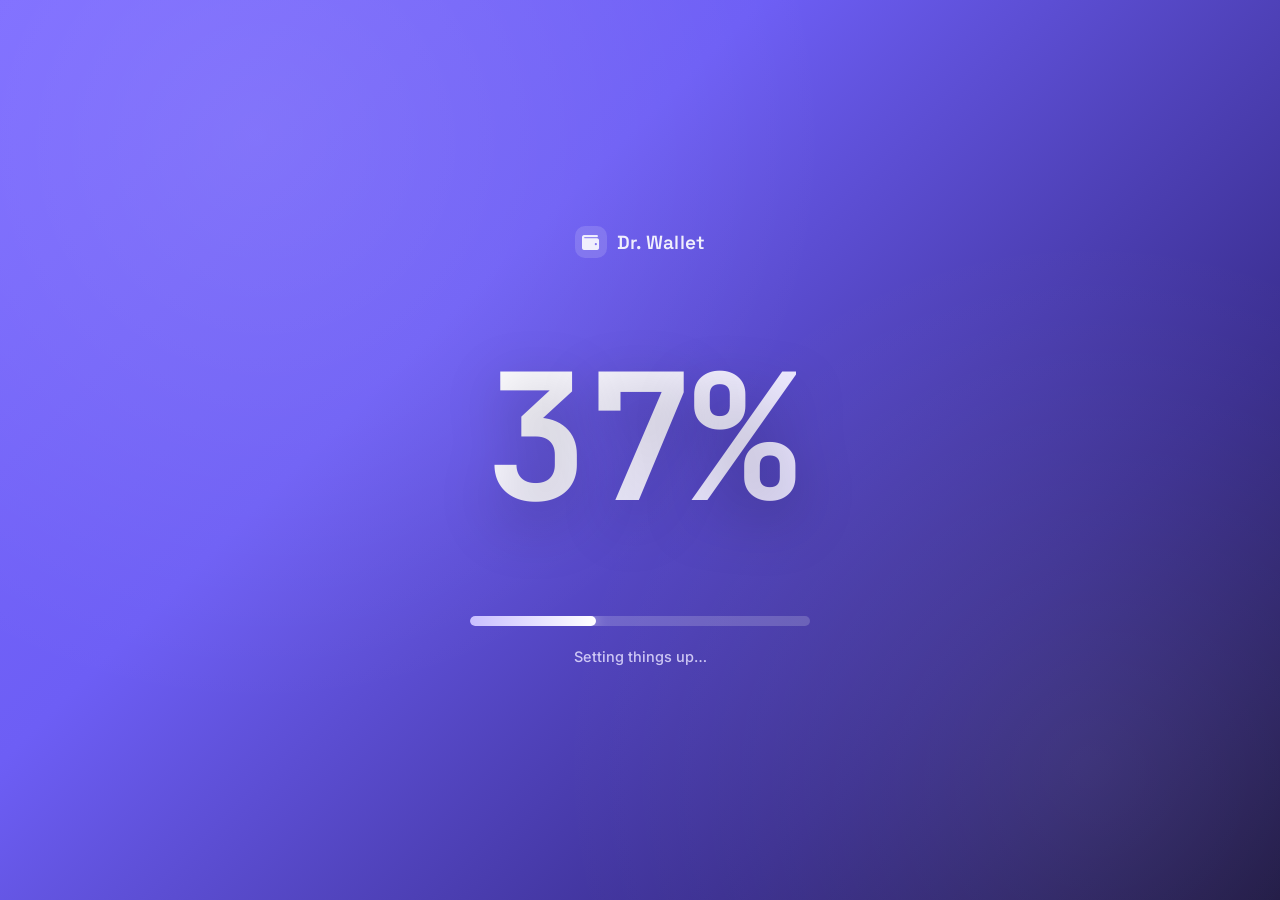
<file: index.html>
<!DOCTYPE html>
<html lang="en">
<head>

    <meta charset="UTF-8">
    <meta name="viewport" content="width=device-width, initial-scale=1.0">

    <title>Dr. Wallet</title>

    <!-- No meta-refresh here anymore — js/loading.js drives the timing
         and does a smooth fade into home.html instead of a hard jump. -->

    <!-- Google Fonts -->
    <link href="https://fonts.googleapis.com/css2?family=Space+Grotesk:wght@500;600;700&family=Inter:wght@400;500;600;700&family=JetBrains+Mono:wght@600;700&display=swap" rel="stylesheet">

    <!-- Font Awesome -->
    <link rel="stylesheet" href="https://cdnjs.cloudflare.com/ajax/libs/font-awesome/6.7.2/css/all.min.css">

    <!-- CSS -->
    <link rel="stylesheet" href="css/loading.css">

</head>
<body>

    <main class="loader-container" id="loaderContainer">

        <div class="load-brand">
            <i class="fa-solid fa-wallet"></i>
            <span>Dr. Wallet</span>
        </div>

        <div class="load-percent-zone">
            <span class="load-percent" id="loadPercent">0%</span>
        </div>

        <div class="load-bar-track">
            <div class="load-bar-fill" id="loadBarFill"></div>
        </div>

        <div class="load-message-zone">
            <p class="load-status" id="loadStatus">Setting things up&hellip;</p>
            <p class="load-welcome" id="loadWelcome">Welcome to Dr. Wallet!</p>
        </div>

    </main>

    <script src="js/Loading.js"></script>

</body>
</html>
</file>
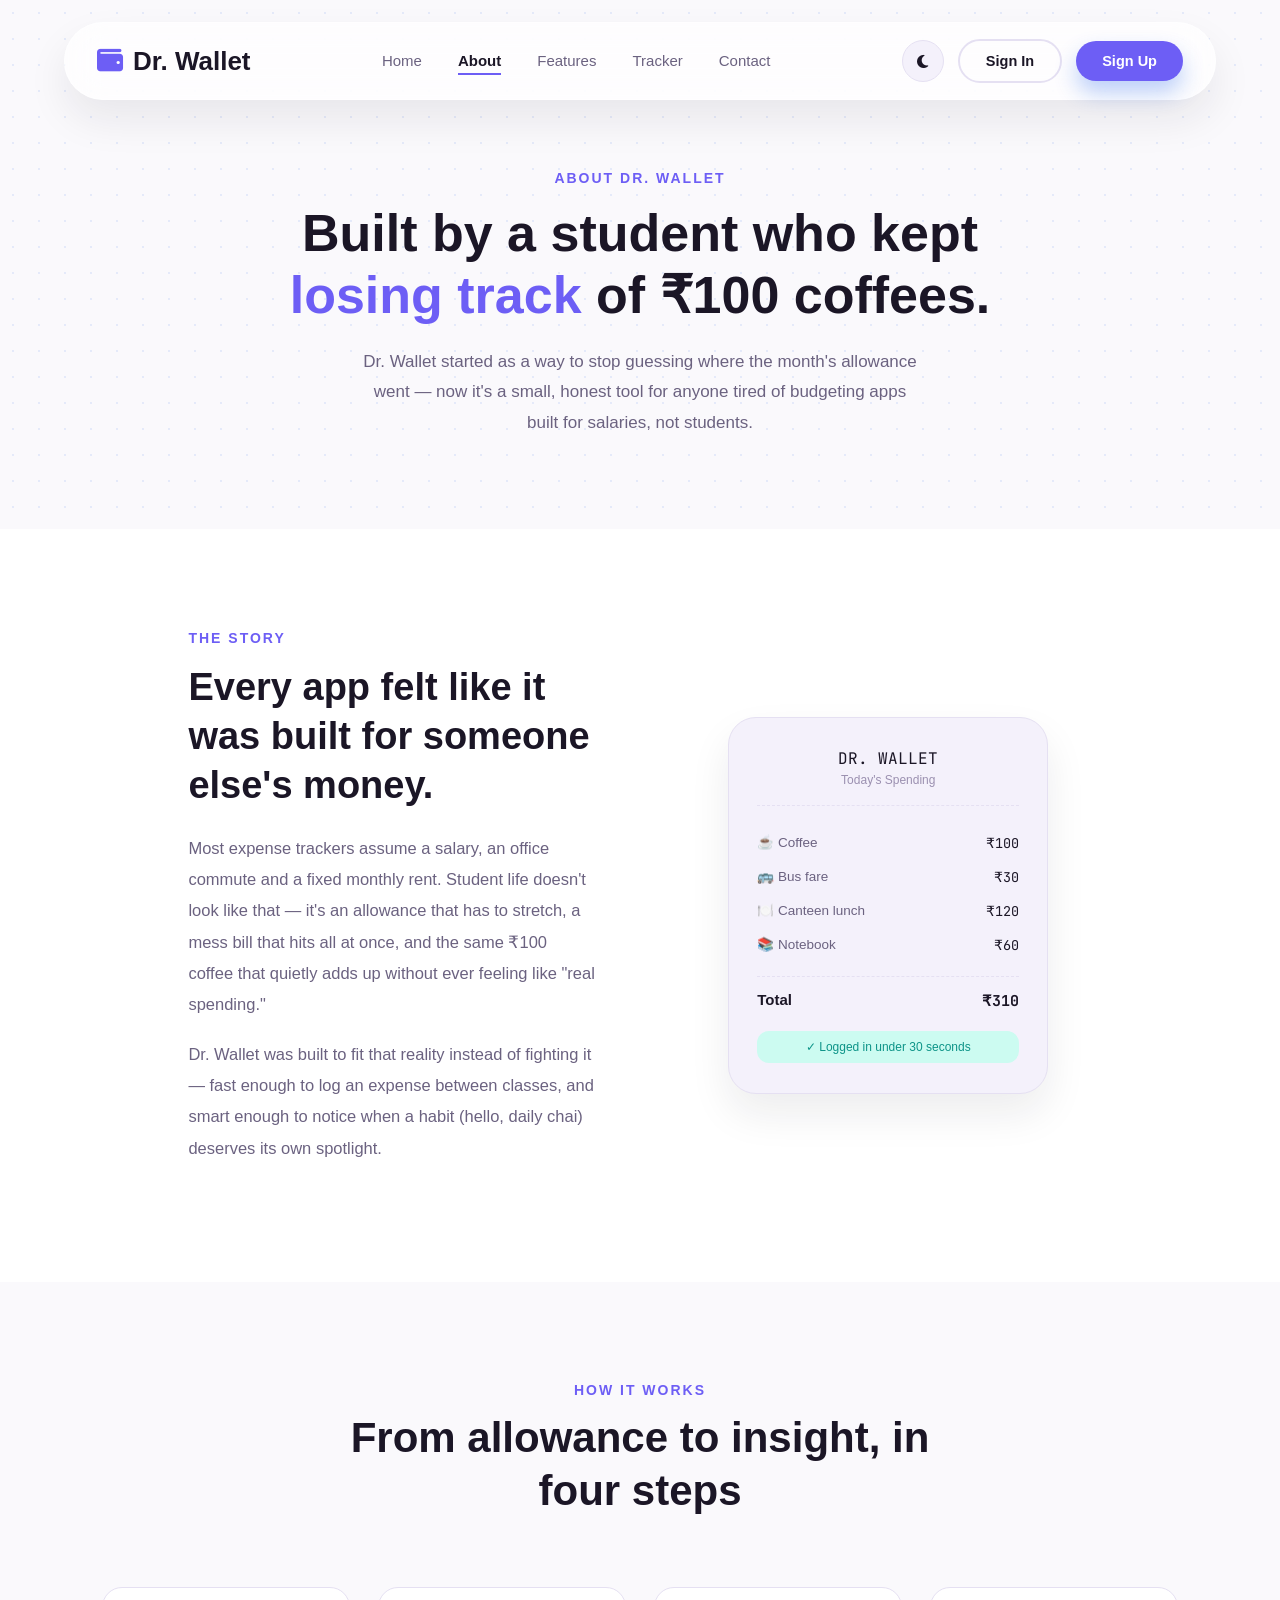
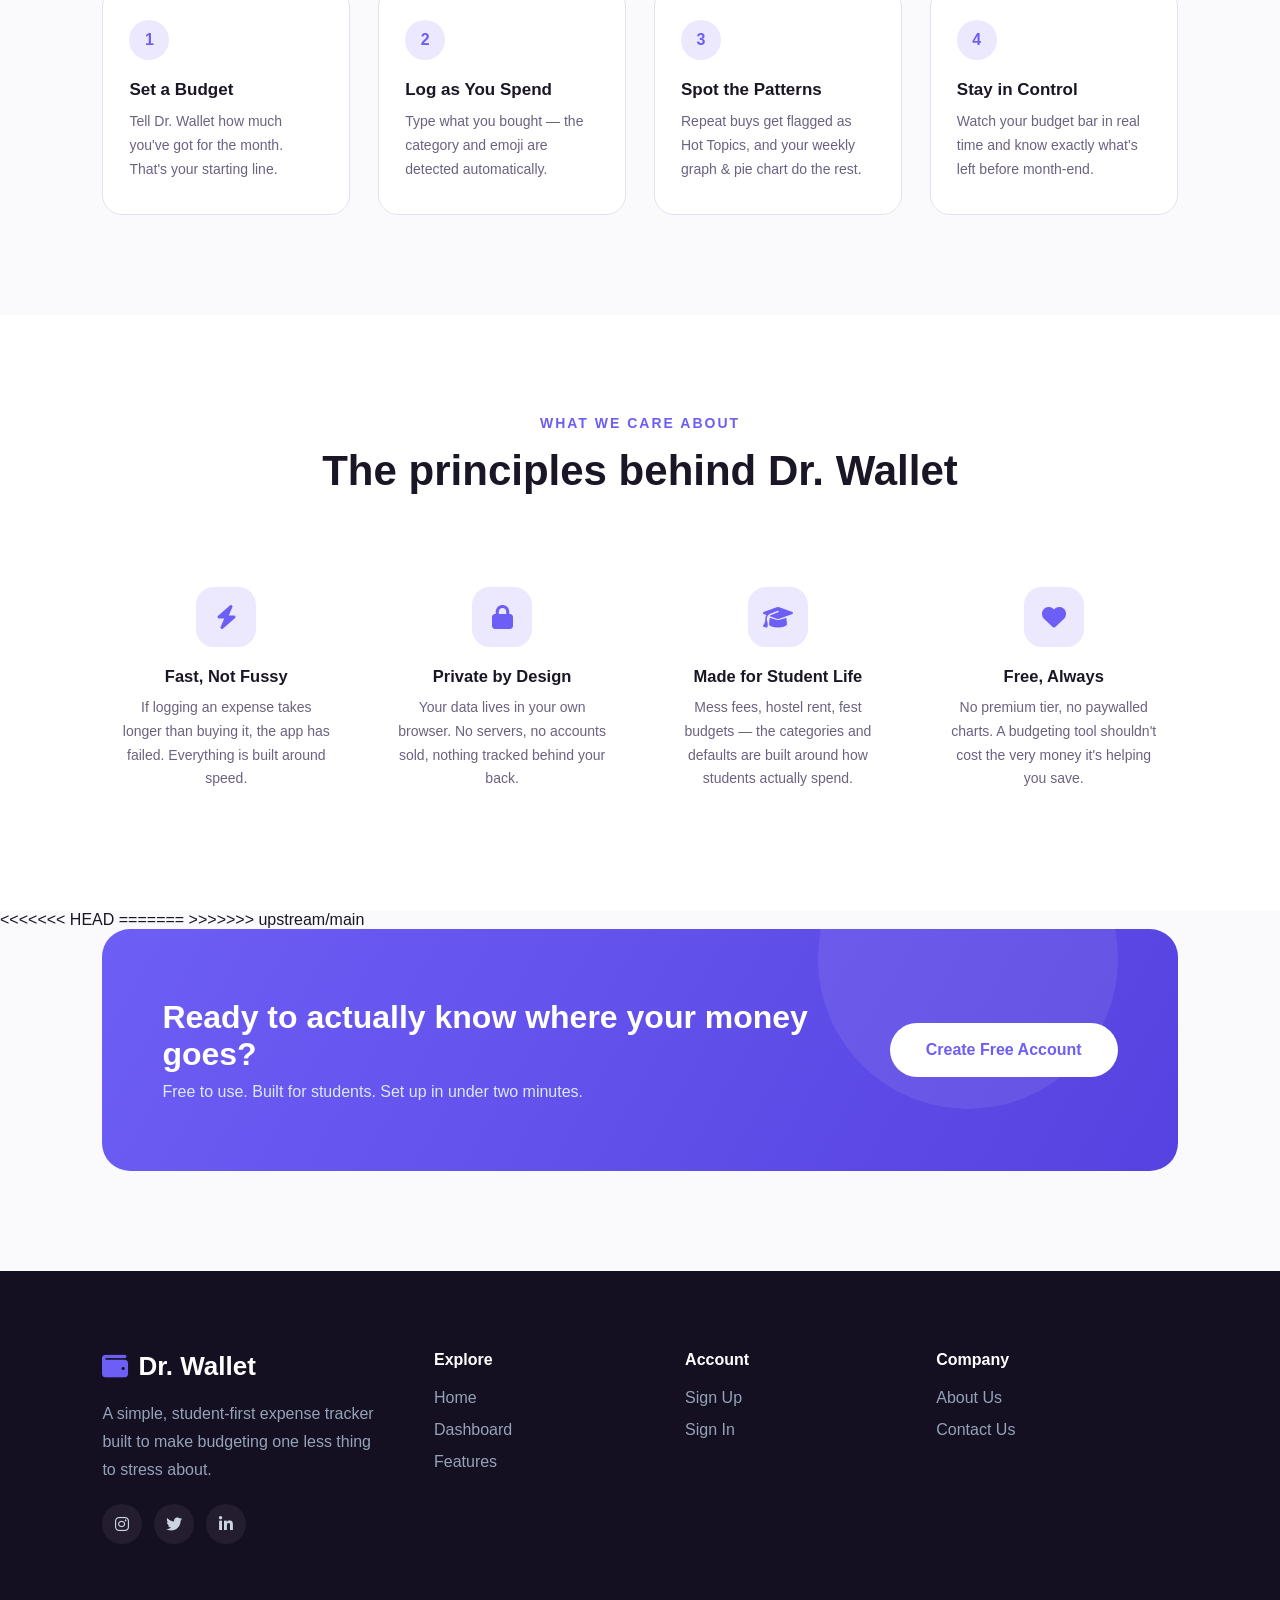
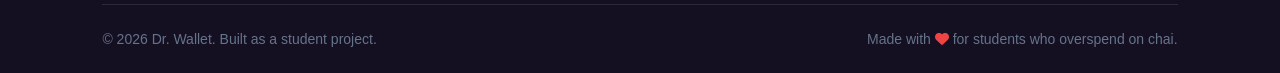
<file: about.html>
<!DOCTYPE html>
<html lang="en">
<head>

    <script>
        (function () {
            var saved = localStorage.getItem("drwallet_theme");
            var theme = saved || (window.matchMedia && window.matchMedia("(prefers-color-scheme: dark)").matches ? "dark" : "light");
            document.documentElement.setAttribute("data-theme", theme);
        })();
    </script>

    <meta charset="UTF-8">
    <meta name="viewport" content="width=device-width, initial-scale=1.0">
    <title>About Us | Dr. Wallet</title>

    <link rel="preconnect" href="https://fonts.googleapis.com">
    <link rel="preconnect" href="https://fonts.gstatic.com" crossorigin>
    <link href="https://fonts.googleapis.com/css2?family=Poppins:wght@300;400;500;600;700;800&family=Sora:wght@600;700;800&family=JetBrains+Mono:wght@500;700&display=swap" rel="stylesheet">
    <link rel="stylesheet" href="https://cdnjs.cloudflare.com/ajax/libs/font-awesome/6.7.2/css/all.min.css">

    <link rel="stylesheet" href="css/variables.css">
    <link rel="stylesheet" href="css/navbar.css">
    <link rel="stylesheet" href="css/footer.css">
    <link rel="stylesheet" href="css/components.css">
    <link rel="stylesheet" href="css/about.css">
    <link rel="stylesheet" href="css/responsive.css">

</head>
<body>

    <header class="site-header">
        <nav class="navbar">

            <a href="home.html" class="logo">
                <i class="fa-solid fa-wallet"></i>
                <span>Dr. Wallet</span>
            </a>

            <input type="checkbox" id="nav-toggle" class="nav-toggle">
            <label for="nav-toggle" class="nav-toggle-label">
                <span></span><span></span><span></span>
            </label>

            <ul class="nav-links">
                <li><a href="home.html#home">Home</a></li>
                <li><a href="about.html" class="active">About</a></li>
                <li><a href="home.html#features">Features</a></li>
                <li><a href="home.html#tracker">Tracker</a></li>
                <li><a href="contact.html">Contact</a></li>
                <li id="navDashboardLink" style="display:none"><a href="dashboard.html">Dashboard</a></li>
                <li class="mobile-auth-slot">
                    <div id="authSlotMobile"></div>
                </li>
            </ul>

            <div class="nav-buttons">
                <button type="button" class="theme-toggle" id="themeToggle" aria-label="Toggle dark mode">
                    <i class="fa-solid fa-sun"></i>
                    <i class="fa-solid fa-moon"></i>
                </button>
                <div id="authSlot">
                    <a href="signin.html" class="btn btn-ghost">Sign In</a>
                    <a href="signup.html" class="btn btn-primary">Sign Up</a>
                </div>
            </div>

        </nav>
    </header>

    <main>

        <!-- =========================
                HERO
        ========================== -->

        <section class="about-hero">
            <span class="eyebrow">ABOUT DR. WALLET</span>
            <h1>Built by a student who kept <em>losing track</em> of ₹100 coffees.</h1>
            <p>Dr. Wallet started as a way to stop guessing where the month's allowance went — now it's a small, honest tool for anyone tired of budgeting apps built for salaries, not students.</p>
        </section>

        <!-- =========================
                STORY
        ========================== -->

        <section class="story">
            <div class="container">

                <div class="story-content">
                    <span class="eyebrow">THE STORY</span>
                    <h2>Every app felt like it was built for someone else's money.</h2>
                    <p>
                        Most expense trackers assume a salary, an office commute and a fixed monthly rent. Student life doesn't look like that — it's an allowance that has to stretch, a mess bill that hits all at once, and the same ₹100 coffee that quietly adds up without ever feeling like "real spending."
                    </p>
                    <p>
                        Dr. Wallet was built to fit that reality instead of fighting it — fast enough to log an expense between classes, and smart enough to notice when a habit (hello, daily chai) deserves its own spotlight.
                    </p>
                </div>

                <div class="story-visual">
                    <div class="receipt-card">
                        <div class="receipt-head">
                            DR. WALLET
                            <span>Today's Spending</span>
                        </div>
                        <div class="receipt-row"><span>☕ Coffee</span><span>₹100</span></div>
                        <div class="receipt-row"><span>🚌 Bus fare</span><span>₹30</span></div>
                        <div class="receipt-row"><span>🍽️ Canteen lunch</span><span>₹120</span></div>
                        <div class="receipt-row"><span>📚 Notebook</span><span>₹60</span></div>
                        <div class="receipt-total"><span>Total</span><span>₹310</span></div>
                        <div class="receipt-note">✓ Logged in under 30 seconds</div>
                    </div>
                </div>

            </div>
        </section>

        <!-- =========================
                HOW IT WORKS
        ========================== -->

        <section class="how-it-works">

            <div class="section-head">
                <span class="eyebrow">HOW IT WORKS</span>
                <h2>From allowance to insight, in four steps</h2>
            </div>

            <div class="steps-grid">

                <div class="step-card">
                    <div class="step-number">1</div>
                    <h3>Set a Budget</h3>
                    <p>Tell Dr. Wallet how much you've got for the month. That's your starting line.</p>
                </div>

                <div class="step-card">
                    <div class="step-number">2</div>
                    <h3>Log as You Spend</h3>
                    <p>Type what you bought — the category and emoji are detected automatically.</p>
                </div>

                <div class="step-card">
                    <div class="step-number">3</div>
                    <h3>Spot the Patterns</h3>
                    <p>Repeat buys get flagged as Hot Topics, and your weekly graph &amp; pie chart do the rest.</p>
                </div>

                <div class="step-card">
                    <div class="step-number">4</div>
                    <h3>Stay in Control</h3>
                    <p>Watch your budget bar in real time and know exactly what's left before month-end.</p>
                </div>

            </div>

        </section>

        <!-- =========================
                VALUES
        ========================== -->

        <section class="values">

            <div class="section-head">
                <span class="eyebrow">WHAT WE CARE ABOUT</span>
                <h2>The principles behind Dr. Wallet</h2>
            </div>

            <div class="values-grid">

                <div class="value-card">
                    <div class="value-icon"><i class="fa-solid fa-bolt"></i></div>
                    <h3>Fast, Not Fussy</h3>
                    <p>If logging an expense takes longer than buying it, the app has failed. Everything is built around speed.</p>
                </div>

                <div class="value-card">
                    <div class="value-icon"><i class="fa-solid fa-lock"></i></div>
                    <h3>Private by Design</h3>
                    <p>Your data lives in your own browser. No servers, no accounts sold, nothing tracked behind your back.</p>
                </div>

                <div class="value-card">
                    <div class="value-icon"><i class="fa-solid fa-graduation-cap"></i></div>
                    <h3>Made for Student Life</h3>
                    <p>Mess fees, hostel rent, fest budgets — the categories and defaults are built around how students actually spend.</p>
                </div>

                <div class="value-card">
                    <div class="value-icon"><i class="fa-solid fa-heart"></i></div>
                    <h3>Free, Always</h3>
                    <p>No premium tier, no paywalled charts. A budgeting tool shouldn't cost the very money it's helping you save.</p>
                </div>

            </div>

        </section>

<<<<<<< HEAD
     
=======
        <!-- =========================
                CREATOR NOTE
        ========================== -->

        
>>>>>>> upstream/main

        <!-- =========================
                CTA
        ========================== -->

        <section class="cta">
            <div class="cta-text">
                <h2>Ready to actually know where your money goes?</h2>
                <p>Free to use. Built for students. Set up in under two minutes.</p>
            </div>
            <a href="signup.html" class="btn js-signup-cta">Create Free Account</a>
        </section>

    </main>

    <!-- =========================
            FOOTER
    ========================== -->

    <footer class="site-footer">

        <div class="footer-top">

            <div class="footer-brand">
                <a href="home.html" class="logo">
                    <i class="fa-solid fa-wallet"></i>
                    <span>Dr. Wallet</span>
                </a>
                <p>A simple, student-first expense tracker built to make budgeting one less thing to stress about.</p>
                <div class="footer-social">
                    <a href="#" aria-label="Instagram"><i class="fa-brands fa-instagram"></i></a>
                    <a href="#" aria-label="Twitter"><i class="fa-brands fa-twitter"></i></a>
                    <a href="#" aria-label="LinkedIn"><i class="fa-brands fa-linkedin-in"></i></a>
                </div>
            </div>

            <div class="footer-col">
                <h4>Explore</h4>
                <ul>
                    <li><a href="home.html">Home</a></li>
                    <li><a href="dashboard.html">Dashboard</a></li>
                    <li><a href="home.html#features">Features</a></li>
                </ul>
            </div>

            <div class="footer-col">
                <h4>Account</h4>
                <ul>
                    <li><a href="signup.html" class="js-signup-cta">Sign Up</a></li>
                    <li><a href="signin.html">Sign In</a></li>
                </ul>
            </div>

            <div class="footer-col">
                <h4>Company</h4>
                <ul>
                    <li><a href="about.html">About Us</a></li>
                    <li><a href="contact.html">Contact Us</a></li>
                </ul>
            </div>

        </div>

        <div class="footer-bottom">
            <span>© 2026 Dr. Wallet. Built as a student project.</span>
            <span>Made with <i class="fa-solid fa-heart" style="color:#EF4444"></i> for students who overspend on chai.</span>
        </div>

    </footer>

    <div id="toast-container"></div>

    <script src="js/theme.js"></script>
    <script src="js/auth.js"></script>

</body>
</html>
</file>
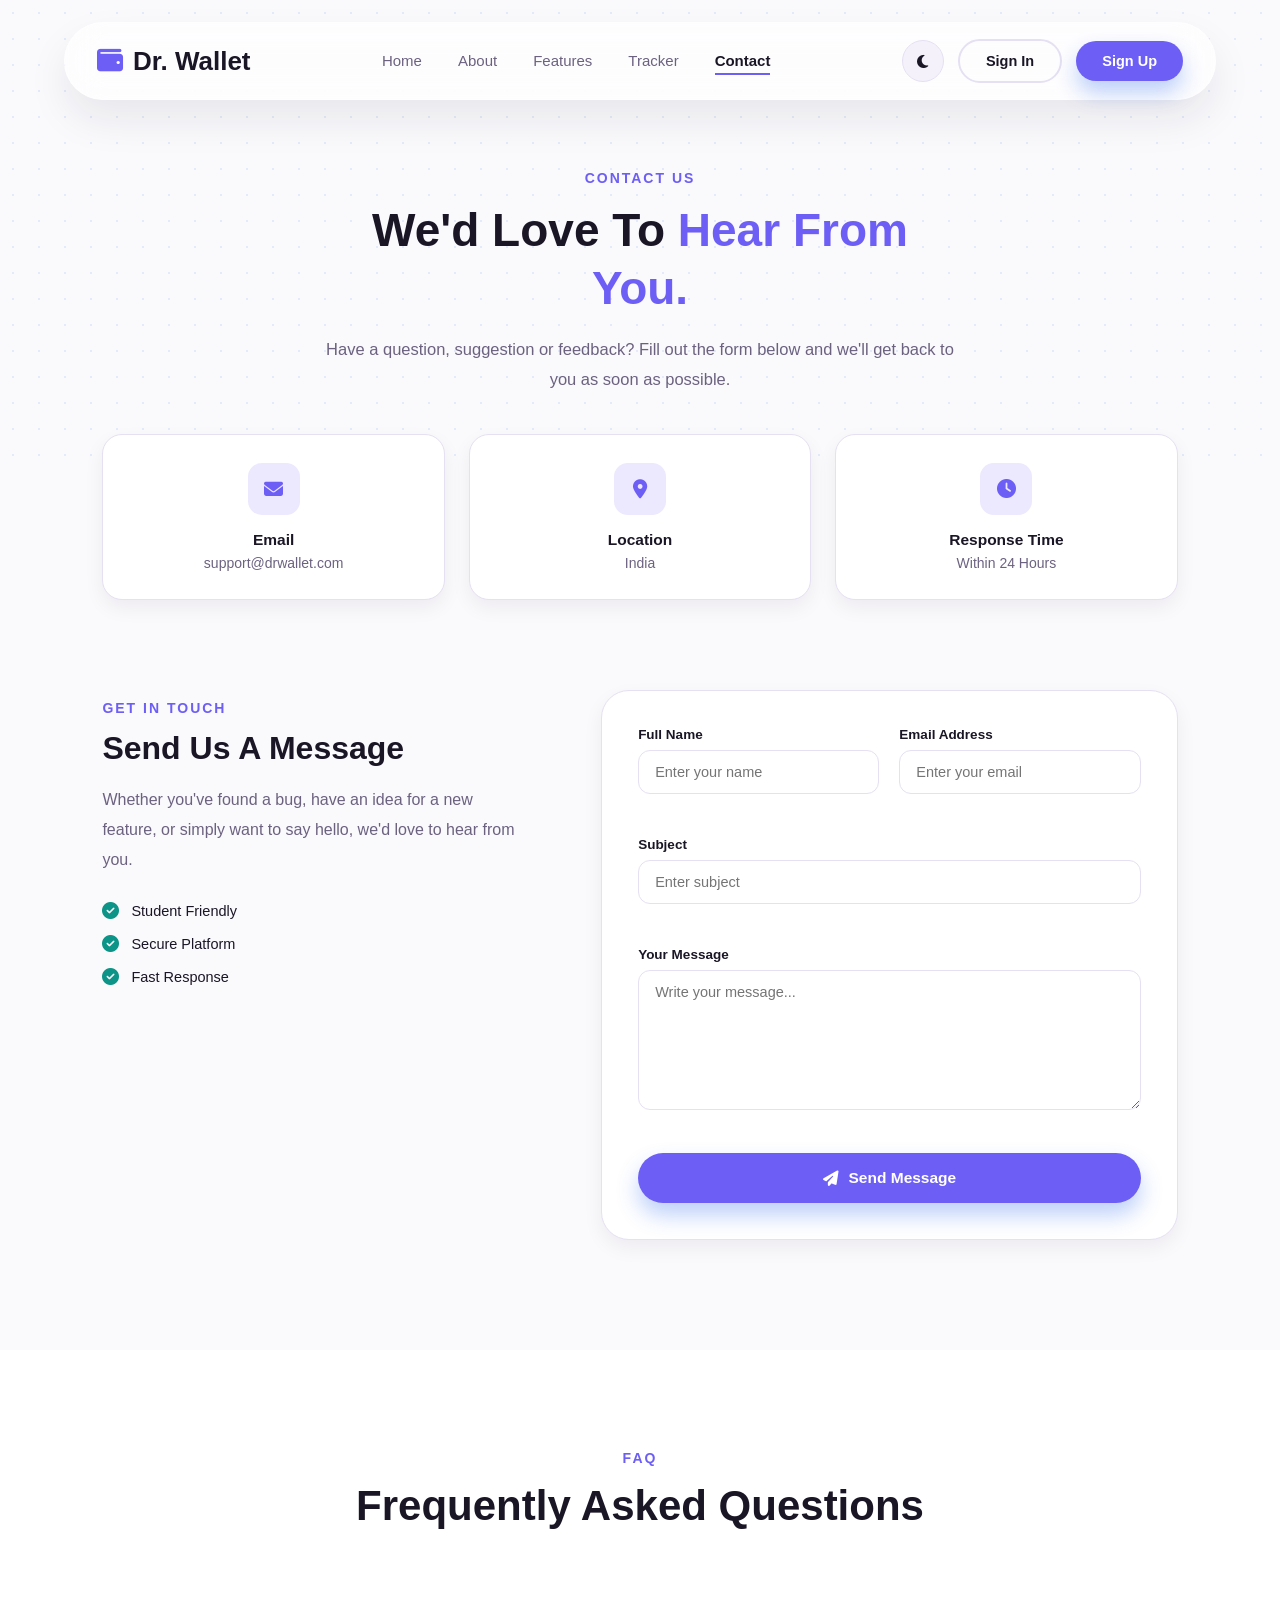
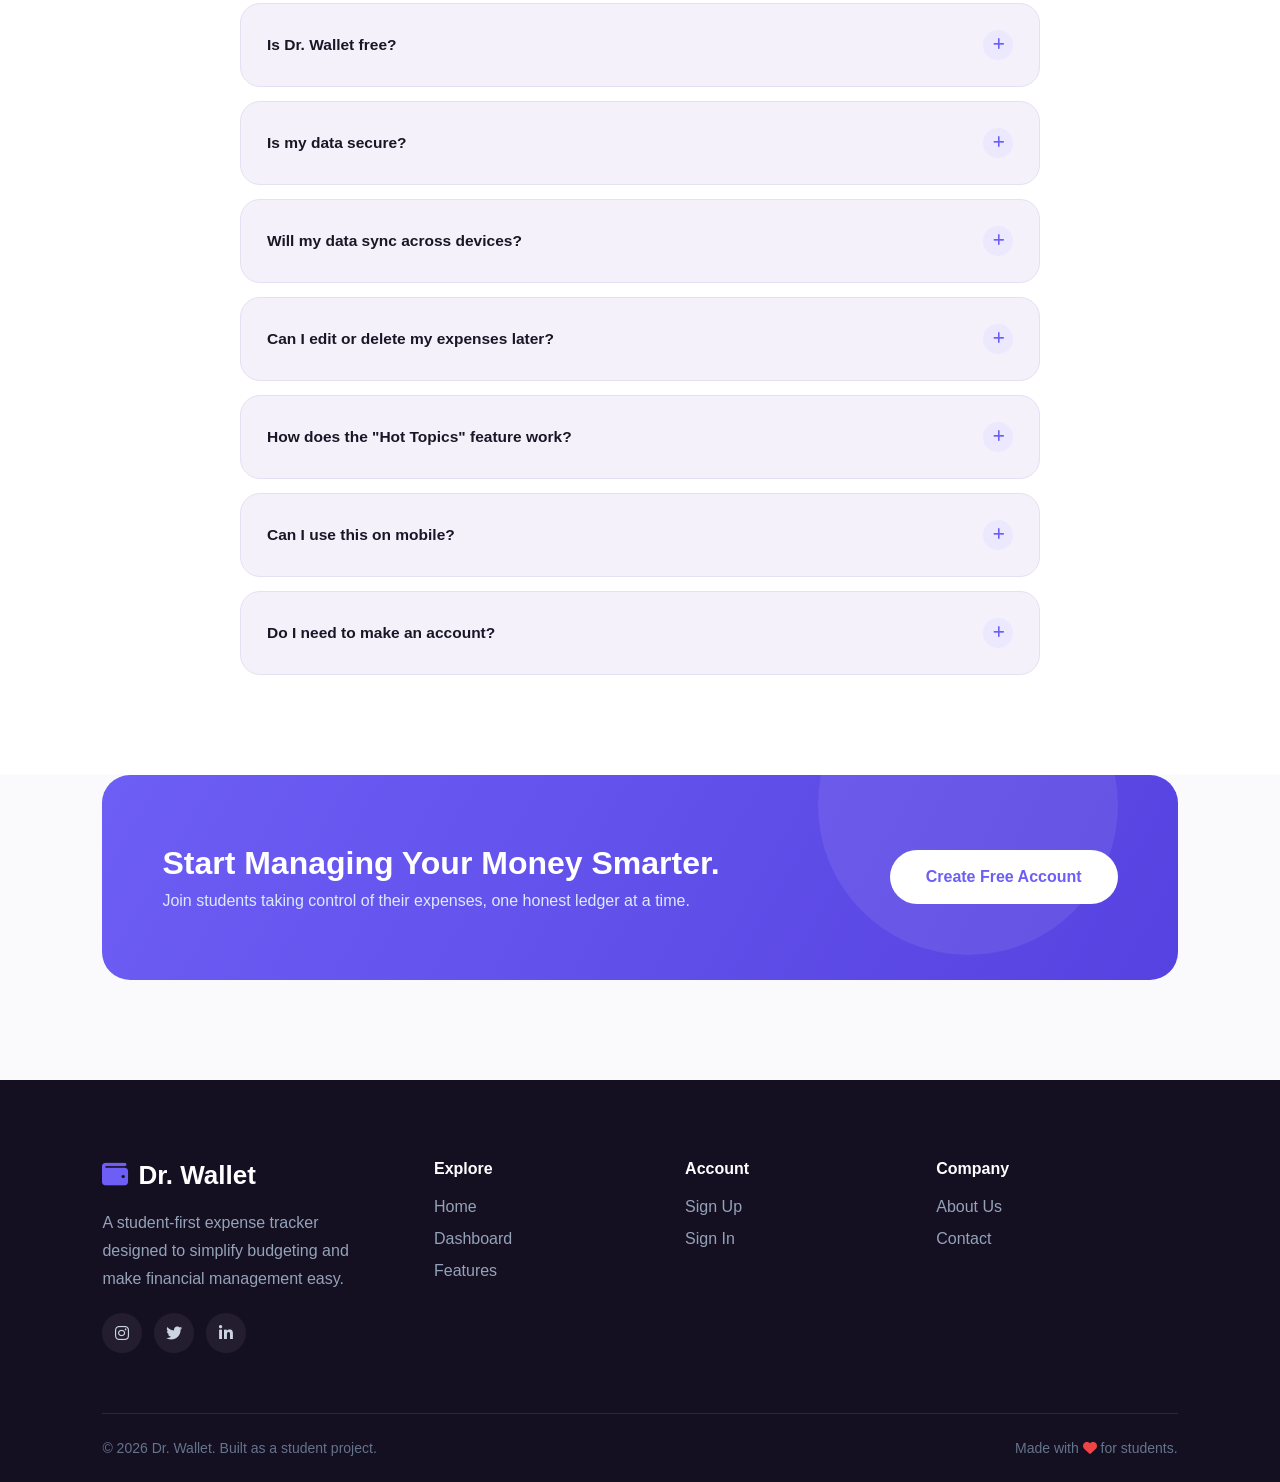
<file: contact.html>
<!DOCTYPE html>
<html lang="en">
<head>

    <!-- Apply saved theme before paint, to avoid a flash of the wrong theme -->
    <script>
        (function () {
            var saved = localStorage.getItem("drwallet_theme");
            var theme = saved || (window.matchMedia && window.matchMedia("(prefers-color-scheme: dark)").matches ? "dark" : "light");
            document.documentElement.setAttribute("data-theme", theme);
        })();
    </script>

    <meta charset="UTF-8">
    <meta name="viewport" content="width=device-width, initial-scale=1.0">
    <title>Contact Us | Dr. Wallet</title>

    <!-- Google Fonts -->
    <link rel="preconnect" href="https://fonts.googleapis.com">
    <link rel="preconnect" href="https://fonts.gstatic.com" crossorigin>
    <link href="https://fonts.googleapis.com/css2?family=Poppins:wght@300;400;500;600;700;800&family=Sora:wght@600;700;800&family=JetBrains+Mono:wght@500;700&display=swap" rel="stylesheet">

    <!-- Font Awesome -->
    <link rel="stylesheet" href="https://cdnjs.cloudflare.com/ajax/libs/font-awesome/6.7.2/css/all.min.css">

    <!-- Shared CSS -->
    <link rel="stylesheet" href="css/variables.css">
    <link rel="stylesheet" href="css/navbar.css">
    <link rel="stylesheet" href="css/footer.css">
    <link rel="stylesheet" href="css/components.css">

    <!-- Page CSS -->
    <link rel="stylesheet" href="css/contact.css">
    <link rel="stylesheet" href="css/responsive.css">

</head>
<body>

    <!-- ======================================
            NAVBAR
    ====================================== -->

    <header class="site-header">
        <nav class="navbar">

            <a href="home.html" class="logo">
                <i class="fa-solid fa-wallet"></i>
                <span>Dr. Wallet</span>
            </a>

            <input type="checkbox" id="nav-toggle" class="nav-toggle">
            <label for="nav-toggle" class="nav-toggle-label">
                <span></span><span></span><span></span>
            </label>

            <ul class="nav-links">
                <li><a href="home.html#home">Home</a></li>
                <li><a href="about.html">About</a></li>
                <li><a href="home.html#features">Features</a></li>
                <li><a href="home.html#tracker">Tracker</a></li>
                <li><a href="contact.html" class="active">Contact</a></li>
                <li id="navDashboardLink" style="display:none"><a href="dashboard.html">Dashboard</a></li>
                <li class="mobile-auth-slot">
                    <div id="authSlotMobile"></div>
                </li>
            </ul>

            <div class="nav-buttons">
                <button type="button" class="theme-toggle" id="themeToggle" aria-label="Toggle dark mode">
                    <i class="fa-solid fa-sun"></i>
                    <i class="fa-solid fa-moon"></i>
                </button>
                <div id="authSlot">
                    <a href="signin.html" class="btn btn-ghost">Sign In</a>
                    <a href="signup.html" class="btn btn-primary">Sign Up</a>
                </div>
            </div>

        </nav>
    </header>

    <main>

        <!-- ======================================
                HERO
        ====================================== -->

        <section class="contact-hero">
            <div class="hero-content">
                <span class="eyebrow">CONTACT US</span>
                <h1>We'd Love To <span>Hear From You.</span></h1>
                <p>Have a question, suggestion or feedback? Fill out the form below and we'll get back to you as soon as possible.</p>
            </div>
        </section>

        <!-- ======================================
                CONTACT INFO
        ====================================== -->

        <section class="contact-info">

            <div class="info-card">
                <div class="info-icon"><i class="fa-solid fa-envelope"></i></div>
                <h3>Email</h3>
                <p>support@drwallet.com</p>
            </div>

            <div class="info-card">
                <div class="info-icon"><i class="fa-solid fa-location-dot"></i></div>
                <h3>Location</h3>
                <p>India</p>
            </div>

            <div class="info-card">
                <div class="info-icon"><i class="fa-solid fa-clock"></i></div>
                <h3>Response Time</h3>
                <p>Within 24 Hours</p>
            </div>

        </section>

        <!-- ======================================
                CONTACT FORM
        ====================================== -->

        <section class="contact-section">

            <div class="contact-container">

                <div class="contact-left">

                    <span class="eyebrow">GET IN TOUCH</span>
                    <h2>Send Us A Message</h2>
                    <p>Whether you've found a bug, have an idea for a new feature, or simply want to say hello, we'd love to hear from you.</p>

                    <ul class="contact-list">
                        <li><i class="fa-solid fa-circle-check"></i> Student Friendly</li>
                        <li><i class="fa-solid fa-circle-check"></i> Secure Platform</li>
                        <li><i class="fa-solid fa-circle-check"></i> Fast Response</li>
                    </ul>

                </div>

                <div class="contact-right">

                    <form id="contactForm" novalidate>

                        <div class="form-row">
                            <div class="form-group">
                                <label for="contactName">Full Name</label>
                                <input type="text" id="contactName" name="name" placeholder="Enter your name">
                                <span class="error-text" data-error-for="name"></span>
                            </div>

                            <div class="form-group">
                                <label for="contactEmail">Email Address</label>
                                <input type="email" id="contactEmail" name="email" placeholder="Enter your email">
                                <span class="error-text" data-error-for="email"></span>
                            </div>
                        </div>

                        <div class="form-group">
                            <label for="contactSubject">Subject</label>
                            <input type="text" id="contactSubject" name="subject" placeholder="Enter subject">
                            <span class="error-text" data-error-for="subject"></span>
                        </div>

                        <div class="form-group">
                            <label for="contactMessage">Your Message</label>
                            <textarea id="contactMessage" name="message" rows="7" placeholder="Write your message..."></textarea>
                            <span class="error-text" data-error-for="message"></span>
                        </div>

                        <button class="btn btn-primary" type="submit">
                            <i class="fa-solid fa-paper-plane"></i> Send Message
                        </button>

                    </form>

                </div>

            </div>

        </section>

        <!-- ======================================
                FAQ
        ====================================== -->

        <section class="faq-section">

            <div class="section-head">
                <span class="eyebrow">FAQ</span>
                <h2>Frequently Asked Questions</h2>
            </div>

            <div class="faq-container">

                <details>
                    <summary>Is Dr. Wallet free? <i class="fa-solid fa-plus"></i></summary>
                    <p>Yes — completely free, with no premium tier. Budgeting shouldn't cost the money it's helping you save.</p>
                </details>

                <details>
                    <summary>Is my data secure? <i class="fa-solid fa-plus"></i></summary>
                    <p>Your budget and expenses are stored locally in your own browser (localStorage), tied to your account. Nothing is sent to a server, and no one else can see it.</p>
                </details>

                <details>
                    <summary>Will my data sync across devices? <i class="fa-solid fa-plus"></i></summary>
                    <p>Not yet — since everything is stored in your browser rather than a server, your data currently stays on the device you added it from. Cross-device sync is on the roadmap.</p>
                </details>

                <details>
                    <summary>Can I edit or delete my expenses later? <i class="fa-solid fa-plus"></i></summary>
                    <p>Yes. Every transaction in your dashboard ledger has a delete button, and you can update your budget anytime from the "Edit Budget" option.</p>
                </details>

                <details>
                    <summary>How does the "Hot Topics" feature work? <i class="fa-solid fa-plus"></i></summary>
                    <p>If you log the same item three or more times — even typed slightly differently, like "coff" and "coffee" — Dr. Wallet groups them and surfaces it as a one-tap quick-add chip, so recurring buys take a single tap instead of a full form.</p>
                </details>

                <details>
                    <summary>Can I use this on mobile? <i class="fa-solid fa-plus"></i></summary>
                    <p>Absolutely. Dr. Wallet is fully responsive and works across phones, tablets and desktops.</p>
                </details>

                <details>
                    <summary>Do I need to make an account? <i class="fa-solid fa-plus"></i></summary>
                    <p>Yes — a free account lets Dr. Wallet keep your budget and expenses tied to you specifically, rather than mixed up with anyone else using the same browser.</p>
                </details>

            </div>

        </section>

        <!-- ======================================
                CTA
        ====================================== -->

        <section class="cta">
            <div class="cta-text">
                <h2>Start Managing Your Money Smarter.</h2>
                <p>Join students taking control of their expenses, one honest ledger at a time.</p>
            </div>
            <a href="signup.html" class="btn js-signup-cta">Create Free Account</a>
        </section>

    </main>

    <!-- ======================================
            FOOTER
    ====================================== -->

    <footer class="site-footer">

        <div class="footer-top">

            <div class="footer-brand">
                <a href="home.html" class="logo">
                    <i class="fa-solid fa-wallet"></i>
                    <span>Dr. Wallet</span>
                </a>
                <p>A student-first expense tracker designed to simplify budgeting and make financial management easy.</p>
                <div class="footer-social">
                    <a href="#" aria-label="Instagram"><i class="fa-brands fa-instagram"></i></a>
                    <a href="#" aria-label="Twitter"><i class="fa-brands fa-twitter"></i></a>
                    <a href="#" aria-label="LinkedIn"><i class="fa-brands fa-linkedin-in"></i></a>
                </div>
            </div>

            <div class="footer-col">
                <h4>Explore</h4>
                <ul>
                    <li><a href="home.html">Home</a></li>
                    <li><a href="dashboard.html">Dashboard</a></li>
                    <li><a href="home.html#features">Features</a></li>
                </ul>
            </div>

            <div class="footer-col">
                <h4>Account</h4>
                <ul>
                    <li><a href="signup.html" class="js-signup-cta">Sign Up</a></li>
                    <li><a href="signin.html">Sign In</a></li>
                </ul>
            </div>

            <div class="footer-col">
                <h4>Company</h4>
                <ul>
                    <li><a href="about.html">About Us</a></li>
                    <li><a href="contact.html">Contact</a></li>
                </ul>
            </div>

        </div>

        <div class="footer-bottom">
            <span>© 2026 Dr. Wallet. Built as a student project.</span>
            <span>Made with <i class="fa-solid fa-heart" style="color:#EF4444"></i> for students.</span>
        </div>

    </footer>

    <div id="toast-container"></div>

    <script src="js/theme.js"></script>
    <script src="js/auth.js"></script>
    <script src="js/contact.js"></script>

</body>
</html>
</file>
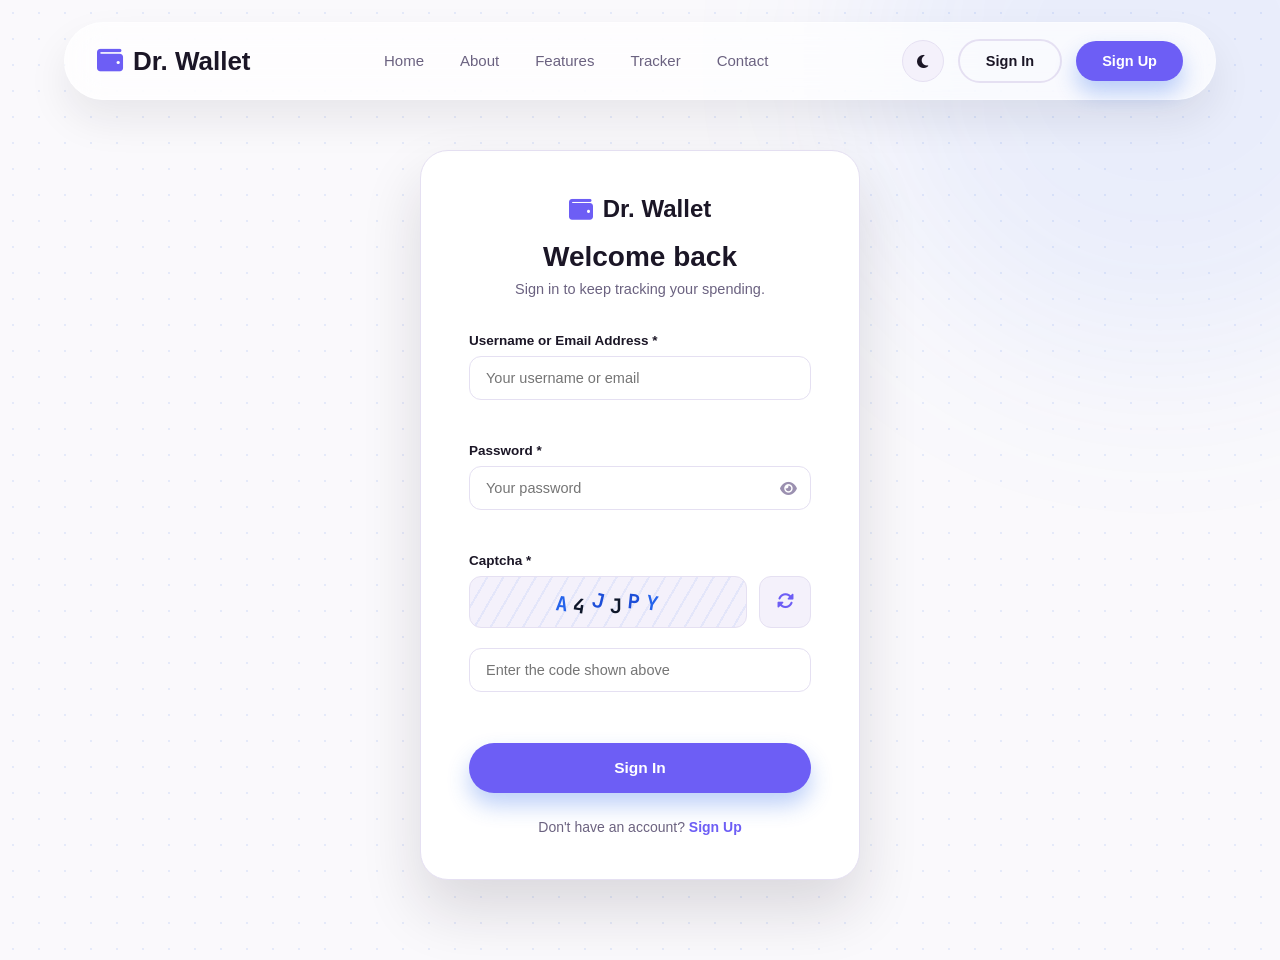
<file: dashboard.html>
<!DOCTYPE html>
<html lang="en">
<head>

    <!-- Apply saved theme before paint, to avoid a flash of the wrong theme -->
    <script>
        (function () {
            var saved = localStorage.getItem("drwallet_theme");
            var theme = saved || (window.matchMedia && window.matchMedia("(prefers-color-scheme: dark)").matches ? "dark" : "light");
            document.documentElement.setAttribute("data-theme", theme);
        })();
    </script>

    <meta charset="UTF-8">
    <meta name="viewport" content="width=device-width, initial-scale=1.0">
    <title>Dashboard | Dr. Wallet</title>

    <!-- Guard: bounce guests straight to sign in, before the page paints -->
    <script>
        if (!localStorage.getItem("drwallet_session")) {
            window.location.href = "signin.html";
        }
    </script>

    <link rel="preconnect" href="https://fonts.googleapis.com">
    <link rel="preconnect" href="https://fonts.gstatic.com" crossorigin>
    <link href="https://fonts.googleapis.com/css2?family=DM+Sans:wght@400;500;600;700&family=Manrope:wght@500;600;700;800&family=JetBrains+Mono:wght@500;700&display=swap" rel="stylesheet">
    <link rel="stylesheet" href="https://cdnjs.cloudflare.com/ajax/libs/font-awesome/6.7.2/css/all.min.css">

    <link rel="stylesheet" href="css/variables.css">
    <link rel="stylesheet" href="css/navbar.css">
    <link rel="stylesheet" href="css/footer.css">
    <link rel="stylesheet" href="css/components.css">
    <link rel="stylesheet" href="css/dashboard.css?v=20261020-3">
    <link rel="stylesheet" href="css/responsive.css">

</head>
<body>

    <header class="site-header">
        <nav class="navbar">

            <a href="home.html" class="logo">
                <i class="fa-solid fa-wallet"></i>
                <span>Dr. Wallet</span>
            </a>

            <input type="checkbox" id="nav-toggle" class="nav-toggle">
            <label for="nav-toggle" class="nav-toggle-label">
                <span></span><span></span><span></span>
            </label>

            <ul class="nav-links">
                <li><a href="home.html#home">Home</a></li>
                <li><a href="about.html">About</a></li>
                <li><a href="home.html#features">Features</a></li>
                <li><a href="home.html#tracker">Tracker</a></li>
                <li><a href="contact.html">Contact</a></li>
                <li><a href="dashboard.html" class="active">Dashboard</a></li>
                <li class="mobile-auth-slot">
                    <div id="authSlotMobile"></div>
                </li>
            </ul>

            <div class="nav-buttons">
                <button type="button" class="theme-toggle" id="themeToggle" aria-label="Toggle dark mode">
                    <i class="fa-solid fa-sun"></i>
                    <i class="fa-solid fa-moon"></i>
                </button>
                <div id="authSlot">
                    <a href="signin.html" class="btn btn-ghost">Sign In</a>
                    <a href="signup.html" class="btn btn-primary">Sign Up</a>
                </div>
            </div>

        </nav>
    </header>

    <main class="dash-main">

        <!-- =========================
                HEADER
        ========================== -->

        <div class="dash-section dash-head">
            <div>
                <h1 id="dashGreeting">Hey there 👋</h1>
                <p id="dashDate">Here's where your money went.</p>
            </div>
        </div>

        <!-- =========================
                BUDGET
        ========================== -->

        <section class="dash-section dash-overview-grid">
            <div id="budgetContainer"><!-- filled by dashboard.js --></div>
            <div id="fixedCostsContainer"><!-- filled by dashboard.js --></div>
        </section>

        <!-- =========================
                3D FLIP CHART
        ========================== -->

        <section class="dash-section chart-dashboard-grid">

            <aside class="student-side-note student-side-note-left" aria-label="A student budget reminder">
                <span class="side-note-orbit orbit-one"><i class="fa-solid fa-mug-hot"></i></span>
                <span class="side-note-orbit orbit-two"><i class="fa-solid fa-book-open"></i></span>
                <div class="side-note-icon"><i class="fa-solid fa-seedling"></i></div>
                <span class="side-note-kicker">A small reminder</span>
                <h3>Progress beats perfection.</h3>
                <p>A few honest entries are more useful than a perfect budget you never open.</p>
            </aside>

            <div class="chart-scene">

                <p class="chart-hint"><i class="fa-solid fa-hand-pointer"></i> Drag the card, or tap the icon, to flip it</p>

                <div class="chart-card" id="chartCard" tabindex="0" role="button" aria-label="Weekly spending graph. Flip to see category breakdown.">

                    <div class="chart-face chart-front">
                        <div class="chart-face-head">
                            <div>
                                <h3>Weekly Spending</h3>
                                <span>Last 7 days</span>
                            </div>
                            <button type="button" class="flip-btn" id="flipBtnFront" aria-label="Flip card">
                                <i class="fa-solid fa-arrows-rotate"></i>
                            </button>
                        </div>

                        <div class="weekly-chart-wrap" id="weeklyChartWrap"><!-- filled by dashboard.js --></div>
                    </div>

                    <div class="chart-face chart-back">
                        <div class="chart-face-head">
                            <div>
                                <h3>Category Breakdown</h3>
                                <span>This month</span>
                            </div>
                            <button type="button" class="flip-btn" id="flipBtnBack" aria-label="Flip card">
                                <i class="fa-solid fa-arrows-rotate"></i>
                            </button>
                        </div>

                        <div id="donutWrap"><!-- filled by dashboard.js --></div>
                    </div>

                </div>

            </div>

            <aside class="student-side-note student-side-note-right" aria-label="A student budget reminder">
                <span class="side-note-orbit orbit-three"><i class="fa-solid fa-house"></i></span>
                <span class="side-note-orbit orbit-four"><i class="fa-solid fa-bus"></i></span>
                <div class="side-note-icon"><i class="fa-solid fa-heart"></i></div>
                <span class="side-note-kicker">Keep it balanced</span>
                <h3>Essentials first. You still get to live.</h3>
                <p>Your budget is here to help you make choices, not make you feel guilty.</p>
            </aside>

        </section>

        <!-- =========================
                QUICK ADD
        ========================== -->

        <section class="dash-section">

            <form class="quickadd-card" id="quickAddForm" novalidate>

                <h3>Add an Expense</h3>
                <p>Type what you bought — we'll figure out the category.</p>

                <div class="quickadd-row">

                    <div class="form-group quickadd-item-field">
                        <label for="itemInput">What did you buy?</label>
                        <input type="text" id="itemInput" name="item" placeholder="e.g. Coffee, Bus fare, Notebook" autocomplete="off">
                        <span class="quickadd-preview" id="itemPreview"></span>
                        <span class="quickadd-category-tag" id="itemCategoryTag"></span>
                    </div>

                    <div class="form-group quickadd-price-field">
                        <label for="priceInput">Amount (₹)</label>
                        <input type="number" id="priceInput" name="price" placeholder="0" min="0" step="1" inputmode="decimal">
                    </div>

                    <button type="submit" class="btn btn-primary quickadd-submit">
                        <i class="fa-solid fa-plus"></i> Add
                    </button>

                </div>

            </form>

            <div class="hot-topics" id="hotTopicsWrap"><!-- filled by dashboard.js, hidden if none --></div>

        </section>

        <!-- =========================
                LEDGER
        ========================== -->

        <section class="dash-section">

            <div class="ledger-card-lg">

                <div class="ledger-card-lg-head">
                    <div class="ledger-title-group">
                        <h3 id="ledgerTitle">This Month's Transactions</h3>
                        <span id="ledgerCount"></span>
                    </div>
                    <div class="ledger-toolbar-actions">
                        <label for="reportMonth">Report month</label>
                        <input type="month" id="reportMonth">
                        <button type="button" class="btn btn-ghost export-csv-btn" id="exportCsvBtn">
                            <i class="fa-solid fa-file-csv"></i> Export CSV
                        </button>
                    </div>
                </div>

                <div class="monthly-report" id="monthlyReport"></div>
                <div class="monthly-insight" id="monthlyInsight" aria-live="polite"></div>

                <div class="ledger-filters" aria-label="Filter transactions">
                    <input type="search" id="ledgerSearch" placeholder="Search item or category" aria-label="Search transactions">
                    <select id="ledgerCategory" aria-label="Filter by category">
                        <option value="all">All categories</option>
                    </select>
                    <select id="ledgerSort" aria-label="Sort transactions">
                        <option value="newest">Newest first</option>
                        <option value="oldest">Oldest first</option>
                        <option value="highest">Highest amount</option>
                        <option value="lowest">Lowest amount</option>
                    </select>
                    <details class="ledger-advanced-filters">
                        <summary><i class="fa-solid fa-sliders"></i> More filters</summary>
                        <div class="ledger-advanced-grid">
                    <label class="filter-date">From <input type="date" id="ledgerDateFrom" aria-label="Start date"></label>
                    <label class="filter-date">To <input type="date" id="ledgerDateTo" aria-label="End date"></label>
                    <label class="filter-amount">Min ₹ <input type="number" id="ledgerMinAmount" min="0" step="1" placeholder="0" aria-label="Minimum amount"></label>
                    <label class="filter-amount">Max ₹ <input type="number" id="ledgerMaxAmount" min="0" step="1" placeholder="Any" aria-label="Maximum amount"></label>
                    <button type="button" class="btn btn-ghost clear-filters-btn" id="clearLedgerFilters">Clear filters</button>
                        </div>
                    </details>
                </div>

                <div id="ledgerList"><!-- filled by dashboard.js --></div>

            </div>

        </section>

    </main>

    <!-- =========================
            FOOTER
    ========================== -->

    <footer class="site-footer">

        <div class="footer-top">

            <div class="footer-brand">
                <a href="home.html" class="logo">
                    <i class="fa-solid fa-wallet"></i>
                    <span>Dr. Wallet</span>
                </a>
                <p>A simple, student-first expense tracker built to make budgeting one less thing to stress about.</p>
                <div class="footer-social">
                    <a href="#" aria-label="Instagram"><i class="fa-brands fa-instagram"></i></a>
                    <a href="#" aria-label="Twitter"><i class="fa-brands fa-twitter"></i></a>
                    <a href="#" aria-label="LinkedIn"><i class="fa-brands fa-linkedin-in"></i></a>
                </div>
            </div>

            <div class="footer-col">
                <h4>Explore</h4>
                <ul>
                    <li><a href="home.html">Home</a></li>
                    <li><a href="dashboard.html">Dashboard</a></li>
                    <li><a href="home.html#features">Features</a></li>
                </ul>
            </div>

            <div class="footer-col">
                <h4>Account</h4>
                <ul>
                    <li><a href="signup.html" class="js-signup-cta">Sign Up</a></li>
                    <li><a href="signin.html">Sign In</a></li>
                </ul>
            </div>

            <div class="footer-col">
                <h4>Company</h4>
                <ul>
                    <li><a href="about.html">About Us</a></li>
                    <li><a href="contact.html">Contact Us</a></li>
                </ul>
            </div>

        </div>

        <div class="footer-bottom">
            <span>© 2026 Dr. Wallet. Built as a student project.</span>
            <span>Made with <i class="fa-solid fa-heart" style="color:#EF4444"></i> for students who overspend on chai.</span>
        </div>

    </footer>

    <div id="toast-container"></div>

    <script src="js/theme.js"></script>
    <script src="js/auth.js"></script>
    <script src="js/dashboard.js?v=20261020-2"></script>

</body>
</html>
</file>
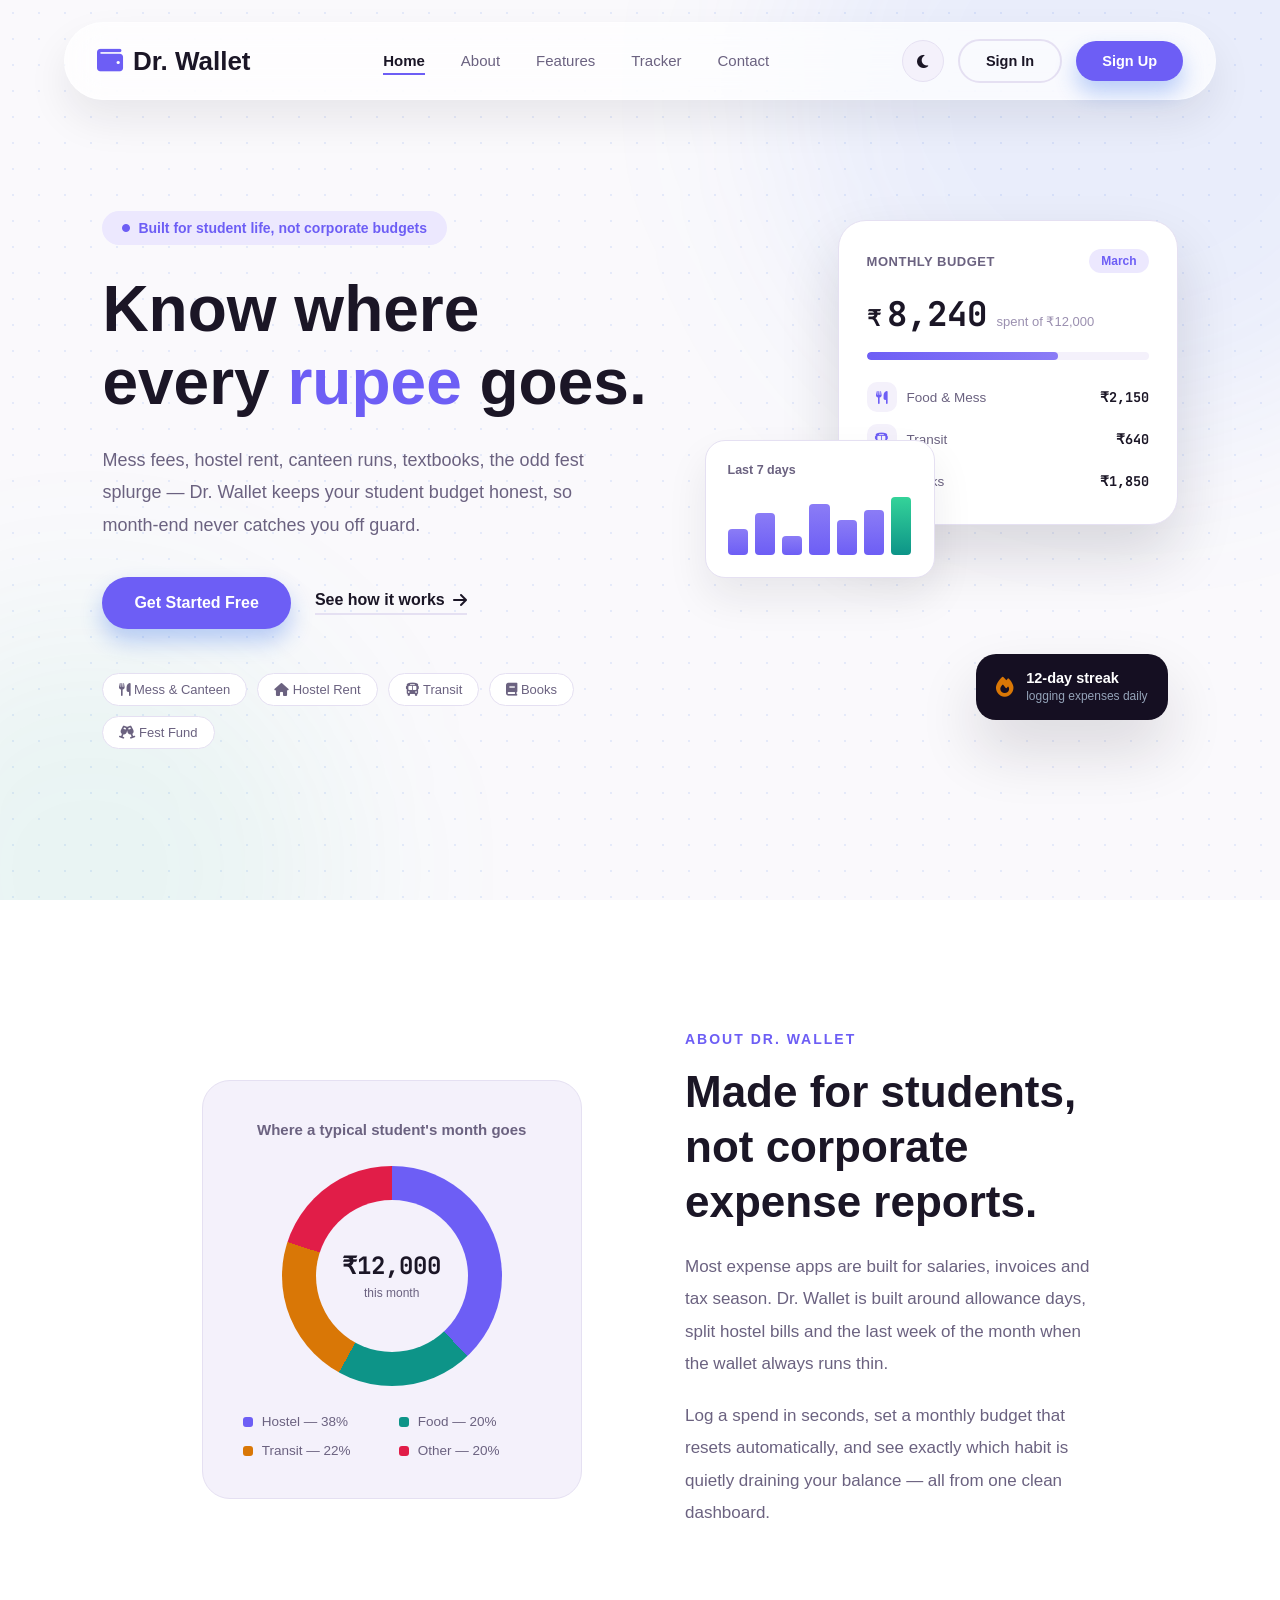
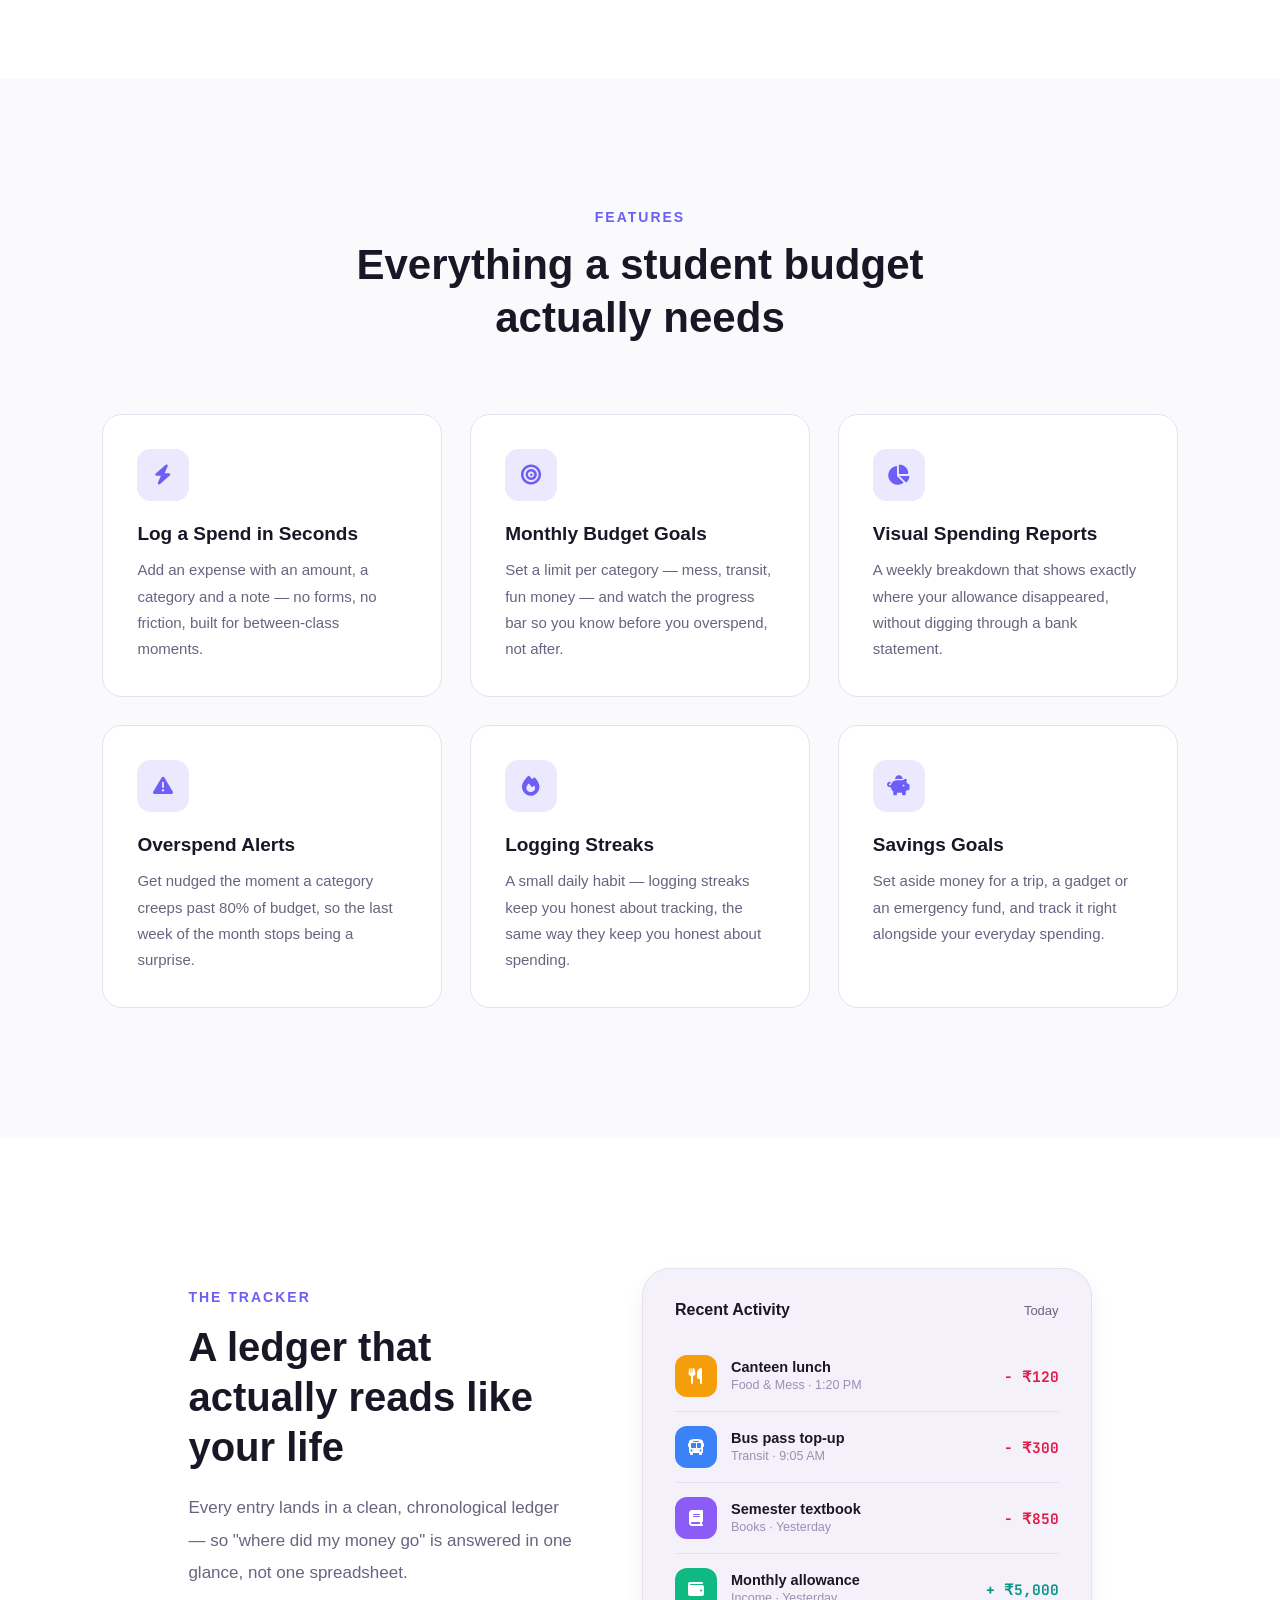
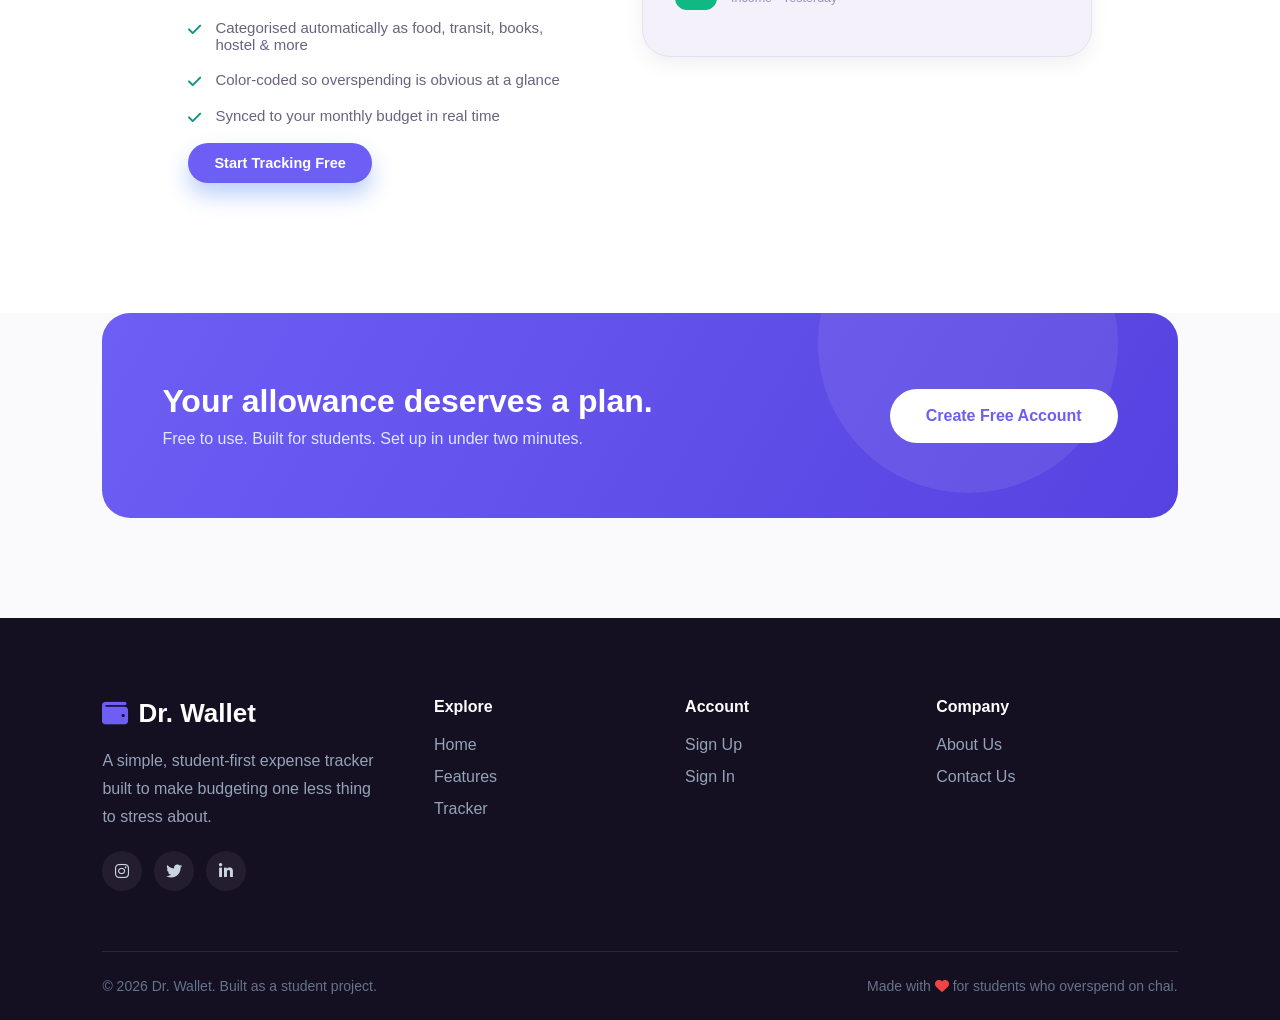
<file: home.html>
<!DOCTYPE html>
<html lang="en">
<head>


    <script>
        (function () {
            var saved = localStorage.getItem("drwallet_theme");
            var theme = saved || (window.matchMedia && window.matchMedia("(prefers-color-scheme: dark)").matches ? "dark" : "light");
            document.documentElement.setAttribute("data-theme", theme);
        })();
    </script>

    <meta charset="UTF-8">
    <meta name="viewport" content="width=device-width, initial-scale=1.0">
    <title>Dr. Wallet | Student Expense Tracker</title>

    <!-- Google Fonts -->
    <link rel="preconnect" href="https://fonts.googleapis.com">
    <link rel="preconnect" href="https://fonts.gstatic.com" crossorigin>
    <link href="https://fonts.googleapis.com/css2?family=Poppins:wght@300;400;500;600;700;800&family=Sora:wght@600;700;800&family=JetBrains+Mono:wght@500;700&display=swap" rel="stylesheet">

    <!-- Font Awesome -->
    <link rel="stylesheet" href="https://cdnjs.cloudflare.com/ajax/libs/font-awesome/6.7.2/css/all.min.css">

    <!-- CSS (order matters: tokens -> shared components -> page -> responsive) -->
    <link rel="stylesheet" href="css/variables.css">
    <link rel="stylesheet" href="css/navbar.css">
    <link rel="stylesheet" href="css/footer.css">
    <link rel="stylesheet" href="css/components.css">
    <link rel="stylesheet" href="css/home.css">
    <link rel="stylesheet" href="css/responsive.css">

</head>
<body>

    <!-- =========================
            NAVBAR
    ========================== -->

    <header class="site-header">

        <nav class="navbar">

            <a href="home.html" class="logo">
                <i class="fa-solid fa-wallet"></i>
                <span>Dr. Wallet</span>
            </a>

            <input type="checkbox" id="nav-toggle" class="nav-toggle">
            <label for="nav-toggle" class="nav-toggle-label">
                <span></span><span></span><span></span>
            </label>

            <ul class="nav-links">
                <li><a href="home.html#home" class="active">Home</a></li>
                <li><a href="about.html">About</a></li>
                <li><a href="#features">Features</a></li>
                <li><a href="#tracker">Tracker</a></li>
                <li><a href="contact.html">Contact</a></li>
                <li id="navDashboardLink" style="display:none"><a href="dashboard.html">Dashboard</a></li>
                <li class="mobile-auth-slot">
                    <div id="authSlotMobile"></div>
                </li>
            </ul>

            <div class="nav-buttons">
                <button type="button" class="theme-toggle" id="themeToggle" aria-label="Toggle dark mode">
                    <i class="fa-solid fa-sun"></i>
                    <i class="fa-solid fa-moon"></i>
                </button>
                <div id="authSlot">
                    <a href="signin.html" class="btn btn-ghost">Sign In</a>
                    <a href="signup.html" class="btn btn-primary">Sign Up</a>
                </div>
            </div>

        </nav>

    </header>

    <main>

        <!-- =========================
                HERO
        ========================== -->

        <section class="hero" id="home">

            <div class="hero-left">

                <p class="tag"><i class="fa-solid fa-circle"></i> Built for student life, not corporate budgets</p>

                <h1>Know where every <em>rupee</em> goes.</h1>

                <p class="hero-description">
                    Mess fees, hostel rent, canteen runs, textbooks, the odd fest splurge —
                    Dr. Wallet keeps your student budget honest, so month-end
                    never catches you off guard.
                </p>

                <div class="hero-buttons">
                    <a href="signup.html" class="btn btn-primary js-signup-cta">Get Started Free</a>
                    <a href="#tracker" class="link-inline">
                        See how it works <i class="fa-solid fa-arrow-right"></i>
                    </a>
                </div>

          <div class="hero-tags">
    <span><i class="fa-solid fa-utensils"></i> Mess &amp; Canteen</span>
    <span><i class="fa-solid fa-house"></i> Hostel Rent</span>
    <span><i class="fa-solid fa-bus"></i> Transit</span>
    <span><i class="fa-solid fa-book"></i> Books</span>
    <span><i class="fa-solid fa-champagne-glasses"></i> Fest Fund</span>
</div>

            </div>

            <div class="hero-right" aria-hidden="true">

                <div class="wallet-card">

                    <div class="wallet-card-top">
                        <span>Monthly Budget</span>
                        <span class="wallet-pill">March</span>
                    </div>

                    <div class="wallet-balance">
                        <span class="currency">₹</span><span class="amount">8,240</span>
                        <span class="of">spent of ₹12,000</span>
                    </div>

                    <div class="wallet-progress">
                        <div class="wallet-progress-fill"></div>
                    </div>

                    <div class="wallet-categories">
                        <div class="cat-chip">
                            <i class="fa-solid fa-utensils"></i>
                            <span>Food &amp; Mess</span>
                            <b>₹2,150</b>
                        </div>
                        <div class="cat-chip">
                            <i class="fa-solid fa-bus"></i>
                            <span>Transit</span>
                            <b>₹640</b>
                        </div>
                        <div class="cat-chip">
                            <i class="fa-solid fa-book"></i>
                            <span>Books</span>
                            <b>₹1,850</b>
                        </div>
                    </div>

                </div>

                <div class="mini-chart-card">
                    <span class="mini-chart-title">Last 7 days</span>
                    <div class="mini-chart">
                        <span style="--h:40%"></span>
                        <span style="--h:65%"></span>
                        <span style="--h:30%"></span>
                        <span style="--h:80%"></span>
                        <span style="--h:55%"></span>
                        <span style="--h:70%"></span>
                        <span style="--h:90%"></span>
                    </div>
                </div>

                <div class="streak-badge">
                    <i class="fa-solid fa-fire"></i>
                    <div>
                        <b>12-day streak</b>
                        <span>logging expenses daily</span>
                    </div>
                </div>

            </div>

        </section>

        <!-- =========================
                ABOUT
        ========================== -->

        <section class="about" id="about">

            <div class="container">

                <div class="about-visual">

                    <div class="donut-card">

                        <h4>Where a typical student's month goes</h4>

                        <div class="donut-wrap">
                            <div class="donut-center">
                                <b>₹12,000</b>
                                <span>this month</span>
                            </div>
                        </div>

                        <ul class="donut-legend">
                            <li><i class="dot-hostel"></i> Hostel — 38%</li>
                            <li><i class="dot-food"></i> Food — 20%</li>
                            <li><i class="dot-transit"></i> Transit — 22%</li>
                            <li><i class="dot-other"></i> Other — 20%</li>
                        </ul>

                    </div>

                </div>

                <div class="about-content">

                    <span class="eyebrow">ABOUT DR. WALLET</span>

                    <h2>Made for students, not corporate expense reports.</h2>

                    <p>
                        Most expense apps are built for salaries, invoices and tax season.
                        Dr. Wallet is built around allowance days, split hostel bills and the
                        last week of the month when the wallet always runs thin.
                    </p>

                    <p>
                        Log a spend in seconds, set a monthly budget that resets automatically,
                        and see exactly which habit is quietly draining your balance —
                        all from one clean dashboard.
                    </p>

                </div>

            </div>

        </section>

        <!-- =========================
                FEATURES
        ========================== -->

        <section class="features" id="features">

            <div class="section-head">
                <span class="eyebrow">FEATURES</span>
                <h2>Everything a student budget actually needs</h2>
            </div>

            <div class="features-grid">

                <article class="feature-card">
                    <div class="feature-icon"><i class="fa-solid fa-bolt"></i></div>
                    <h3>Log a Spend in Seconds</h3>
                    <p>Add an expense with an amount, a category and a note — no forms, no friction, built for between-class moments.</p>
                </article>

                <article class="feature-card">
                    <div class="feature-icon"><i class="fa-solid fa-bullseye"></i></div>
                    <h3>Monthly Budget Goals</h3>
                    <p>Set a limit per category — mess, transit, fun money — and watch the progress bar so you know before you overspend, not after.</p>
                </article>

                <article class="feature-card">
                    <div class="feature-icon"><i class="fa-solid fa-chart-pie"></i></div>
                    <h3>Visual Spending Reports</h3>
                    <p>A weekly breakdown that shows exactly where your allowance disappeared, without digging through a bank statement.</p>
                </article>

                <article class="feature-card">
                    <div class="feature-icon"><i class="fa-solid fa-triangle-exclamation"></i></div>
                    <h3>Overspend Alerts</h3>
                    <p>Get nudged the moment a category creeps past 80% of budget, so the last week of the month stops being a surprise.</p>
                </article>

                <article class="feature-card">
                    <div class="feature-icon"><i class="fa-solid fa-fire"></i></div>
                    <h3>Logging Streaks</h3>
                    <p>A small daily habit — logging streaks keep you honest about tracking, the same way they keep you honest about spending.</p>
                </article>

                <article class="feature-card">
                    <div class="feature-icon"><i class="fa-solid fa-piggy-bank"></i></div>
                    <h3>Savings Goals</h3>
                    <p>Set aside money for a trip, a gadget or an emergency fund, and track it right alongside your everyday spending.</p>
                </article>

            </div>

        </section>

        <!-- =========================
                TRACKER PREVIEW
        ========================== -->

        <section class="tracker" id="tracker">

            <div class="container">

                <div class="tracker-content">

                    <span class="eyebrow">THE TRACKER</span>

                    <h2>A ledger that actually reads like your life</h2>

                    <p>
                        Every entry lands in a clean, chronological ledger —
                        so "where did my money go" is answered in one glance,
                        not one spreadsheet.
                    </p>

                    <ul class="tracker-points">
                        <li><i class="fa-solid fa-check"></i> Categorised automatically as food, transit, books, hostel &amp; more</li>
                        <li><i class="fa-solid fa-check"></i> Color-coded so overspending is obvious at a glance</li>
                        <li><i class="fa-solid fa-check"></i> Synced to your monthly budget in real time</li>
                    </ul>

                    <a href="signup.html" class="btn btn-primary js-signup-cta">Start Tracking Free</a>

                </div>

                <div class="ledger-card">

                    <div class="ledger-head">
                        <h4>Recent Activity</h4>
                        <span>Today</span>
                    </div>

                    <div class="ledger-row">
                        <div class="ledger-icon icon-food"><i class="fa-solid fa-utensils"></i></div>
                        <div class="ledger-info">
                            <b>Canteen lunch</b>
                            <span>Food &amp; Mess · 1:20 PM</span>
                        </div>
                        <div class="ledger-amount">− ₹120</div>
                    </div>

                    <div class="ledger-row">
                        <div class="ledger-icon icon-transit"><i class="fa-solid fa-bus"></i></div>
                        <div class="ledger-info">
                            <b>Bus pass top-up</b>
                            <span>Transit · 9:05 AM</span>
                        </div>
                        <div class="ledger-amount">− ₹300</div>
                    </div>

                    <div class="ledger-row">
                        <div class="ledger-icon icon-books"><i class="fa-solid fa-book"></i></div>
                        <div class="ledger-info">
                            <b>Semester textbook</b>
                            <span>Books · Yesterday</span>
                        </div>
                        <div class="ledger-amount">− ₹850</div>
                    </div>

                    <div class="ledger-row">
                        <div class="ledger-icon icon-hostel"><i class="fa-solid fa-wallet"></i></div>
                        <div class="ledger-info">
                            <b>Monthly allowance</b>
                            <span>Income · Yesterday</span>
                        </div>
                        <div class="ledger-amount in">+ ₹5,000</div>
                    </div>

                </div>

            </div>

        </section>

        <!-- =========================
                CTA
        ========================== -->

        <section class="cta">

            <div class="cta-text">
                <h2>Your allowance deserves a plan.</h2>
                <p>Free to use. Built for students. Set up in under two minutes.</p>
            </div>

            <a href="signup.html" class="btn js-signup-cta">Create Free Account</a>

        </section>

    </main>

    <!-- =========================
            FOOTER
    ========================== -->

    <footer class="site-footer">

        <div class="footer-top">

            <div class="footer-brand">
                <a href="home.html" class="logo">
                    <i class="fa-solid fa-wallet"></i>
                    <span>Dr. Wallet</span>
                </a>
                <p>A simple, student-first expense tracker built to make budgeting one less thing to stress about.</p>
                <div class="footer-social">
                    <a href="#" aria-label="Instagram"><i class="fa-brands fa-instagram"></i></a>
                    <a href="#" aria-label="Twitter"><i class="fa-brands fa-twitter"></i></a>
                    <a href="#" aria-label="LinkedIn"><i class="fa-brands fa-linkedin-in"></i></a>
                </div>
            </div>

            <div class="footer-col">
                <h4>Explore</h4>
                <ul>
                    <li><a href="#home">Home</a></li>
                    <li><a href="#features">Features</a></li>
                    <li><a href="#tracker">Tracker</a></li>
                </ul>
            </div>

            <div class="footer-col">
                <h4>Account</h4>
                <ul>
                    <li><a href="signup.html" class="js-signup-cta">Sign Up</a></li>
                    <li><a href="signin.html">Sign In</a></li>
                </ul>
            </div>

            <div class="footer-col">
                <h4>Company</h4>
                <ul>
                    <li><a href="about.html">About Us</a></li>
                    <li><a href="contact.html">Contact Us</a></li>
                </ul>
            </div>

        </div>

        <div class="footer-bottom">
            <span>© 2026 Dr. Wallet. Built as a student project.</span>
            <span>Made with <i class="fa-solid fa-heart" style="color:#EF4444"></i> for students who overspend on chai.</span>
        </div>

    </footer>

    <div id="toast-container"></div>

    <script src="js/theme.js"></script>
    <script src="js/auth.js"></script>

</body>
</html>
</file>
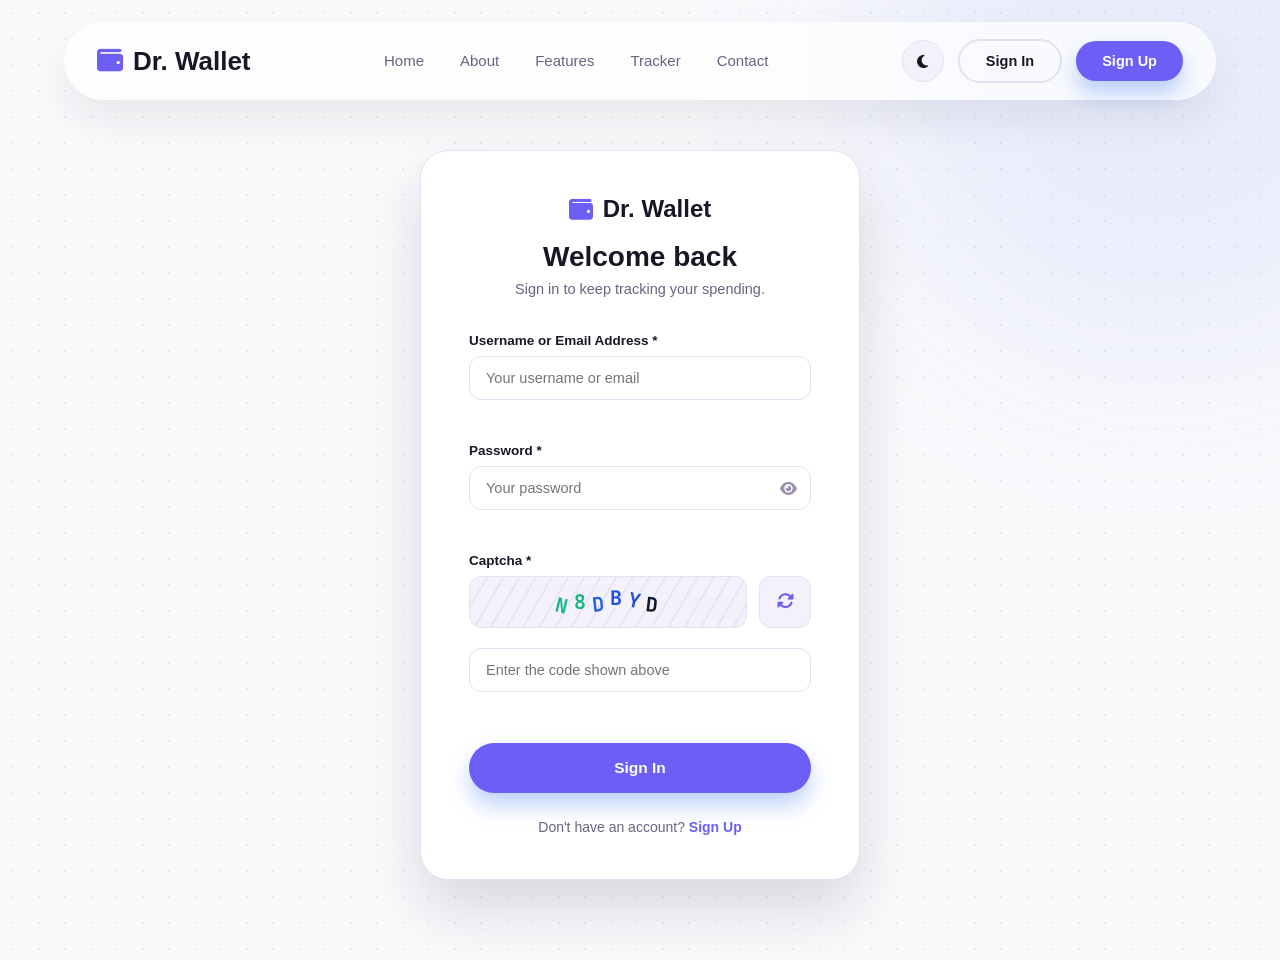
<file: signin.html>
<!DOCTYPE html>
<html lang="en">
<head>

    <!-- Apply saved theme before paint, to avoid a flash of the wrong theme -->
    <script>
        (function () {
            var saved = localStorage.getItem("drwallet_theme");
            var theme = saved || (window.matchMedia && window.matchMedia("(prefers-color-scheme: dark)").matches ? "dark" : "light");
            document.documentElement.setAttribute("data-theme", theme);
        })();
    </script>

    <meta charset="UTF-8">
    <meta name="viewport" content="width=device-width, initial-scale=1.0">
    <title>Sign In | Dr. Wallet</title>

    <link rel="preconnect" href="https://fonts.googleapis.com">
    <link rel="preconnect" href="https://fonts.gstatic.com" crossorigin>
    <link href="https://fonts.googleapis.com/css2?family=Poppins:wght@300;400;500;600;700;800&family=Sora:wght@600;700;800&family=JetBrains+Mono:wght@500;700&display=swap" rel="stylesheet">
    <link rel="stylesheet" href="https://cdnjs.cloudflare.com/ajax/libs/font-awesome/6.7.2/css/all.min.css">

    <link rel="stylesheet" href="css/variables.css">
    <link rel="stylesheet" href="css/navbar.css">
    <link rel="stylesheet" href="css/footer.css">
    <link rel="stylesheet" href="css/components.css">
    <link rel="stylesheet" href="css/forms.css">
    <link rel="stylesheet" href="css/signin.css">
    <link rel="stylesheet" href="css/responsive.css">

</head>
<body>

    <header class="site-header">
        <nav class="navbar">

            <a href="home.html" class="logo">
                <i class="fa-solid fa-wallet"></i>
                <span>Dr. Wallet</span>
            </a>

            <input type="checkbox" id="nav-toggle" class="nav-toggle">
            <label for="nav-toggle" class="nav-toggle-label">
                <span></span><span></span><span></span>
            </label>

            <ul class="nav-links">
                <li><a href="home.html#home">Home</a></li>
                <li><a href="about.html">About</a></li>
                <li><a href="home.html#features">Features</a></li>
                <li><a href="home.html#tracker">Tracker</a></li>
                <li><a href="contact.html">Contact</a></li>
                <li class="mobile-auth-slot">
                    <div id="authSlotMobile"></div>
                </li>
            </ul>

            <div class="nav-buttons">
                <button type="button" class="theme-toggle" id="themeToggle" aria-label="Toggle dark mode">
                    <i class="fa-solid fa-sun"></i>
                    <i class="fa-solid fa-moon"></i>
                </button>
                <div id="authSlot">
                    <a href="signin.html" class="btn btn-ghost">Sign In</a>
                    <a href="signup.html" class="btn btn-primary">Sign Up</a>
                </div>
            </div>

        </nav>
    </header>

    <main class="auth-wrap">

        <div class="auth-card signin-card">

            <div class="auth-head">
                <a href="home.html" class="logo">
                    <i class="fa-solid fa-wallet"></i>
                    <span>Dr. Wallet</span>
                </a>
                <h1>Welcome back</h1>
                <p>Sign in to keep tracking your spending.</p>
            </div>

            <form id="signinForm" novalidate>

                <div class="form-group">
                    <label for="identifier">Username or Email Address *</label>
                    <input type="text" id="identifier" name="identifier" placeholder="Your username or email" autocomplete="username">
                    <span class="error-text" data-error-for="identifier"></span>
                </div>

                <div class="form-group">
                    <label for="password">Password *</label>
                    <div class="password-field">
                        <input type="password" id="password" name="password" placeholder="Your password" autocomplete="current-password">
                        <button type="button" class="toggle-password"><i class="fa-solid fa-eye"></i></button>
                    </div>
                    <span class="error-text" data-error-for="password"></span>
                </div>

                <div class="form-group">
                    <label>Captcha *</label>
                    <div class="captcha-row">
                        <div class="captcha-box" id="captchaText"></div>
                        <button type="button" class="captcha-refresh" id="refreshCaptcha" aria-label="Refresh captcha">
                            <i class="fa-solid fa-rotate"></i>
                        </button>
                    </div>
                    <input type="text" id="captcha" name="captcha" placeholder="Enter the code shown above" autocomplete="off">
                    <span class="error-text" data-error-for="captcha"></span>
                </div>

                <button type="submit" class="btn btn-primary auth-submit">Sign In</button>

            </form>

            <p class="auth-switch">Don't have an account? <a href="signup.html">Sign Up</a></p>

        </div>

    </main>

    <div id="toast-container"></div>

    <script src="js/theme.js"></script>
    <script src="js/captcha.js"></script>
    <script src="js/auth.js"></script>
    <script src="js/signin.js"></script>

</body>
</html>
</file>
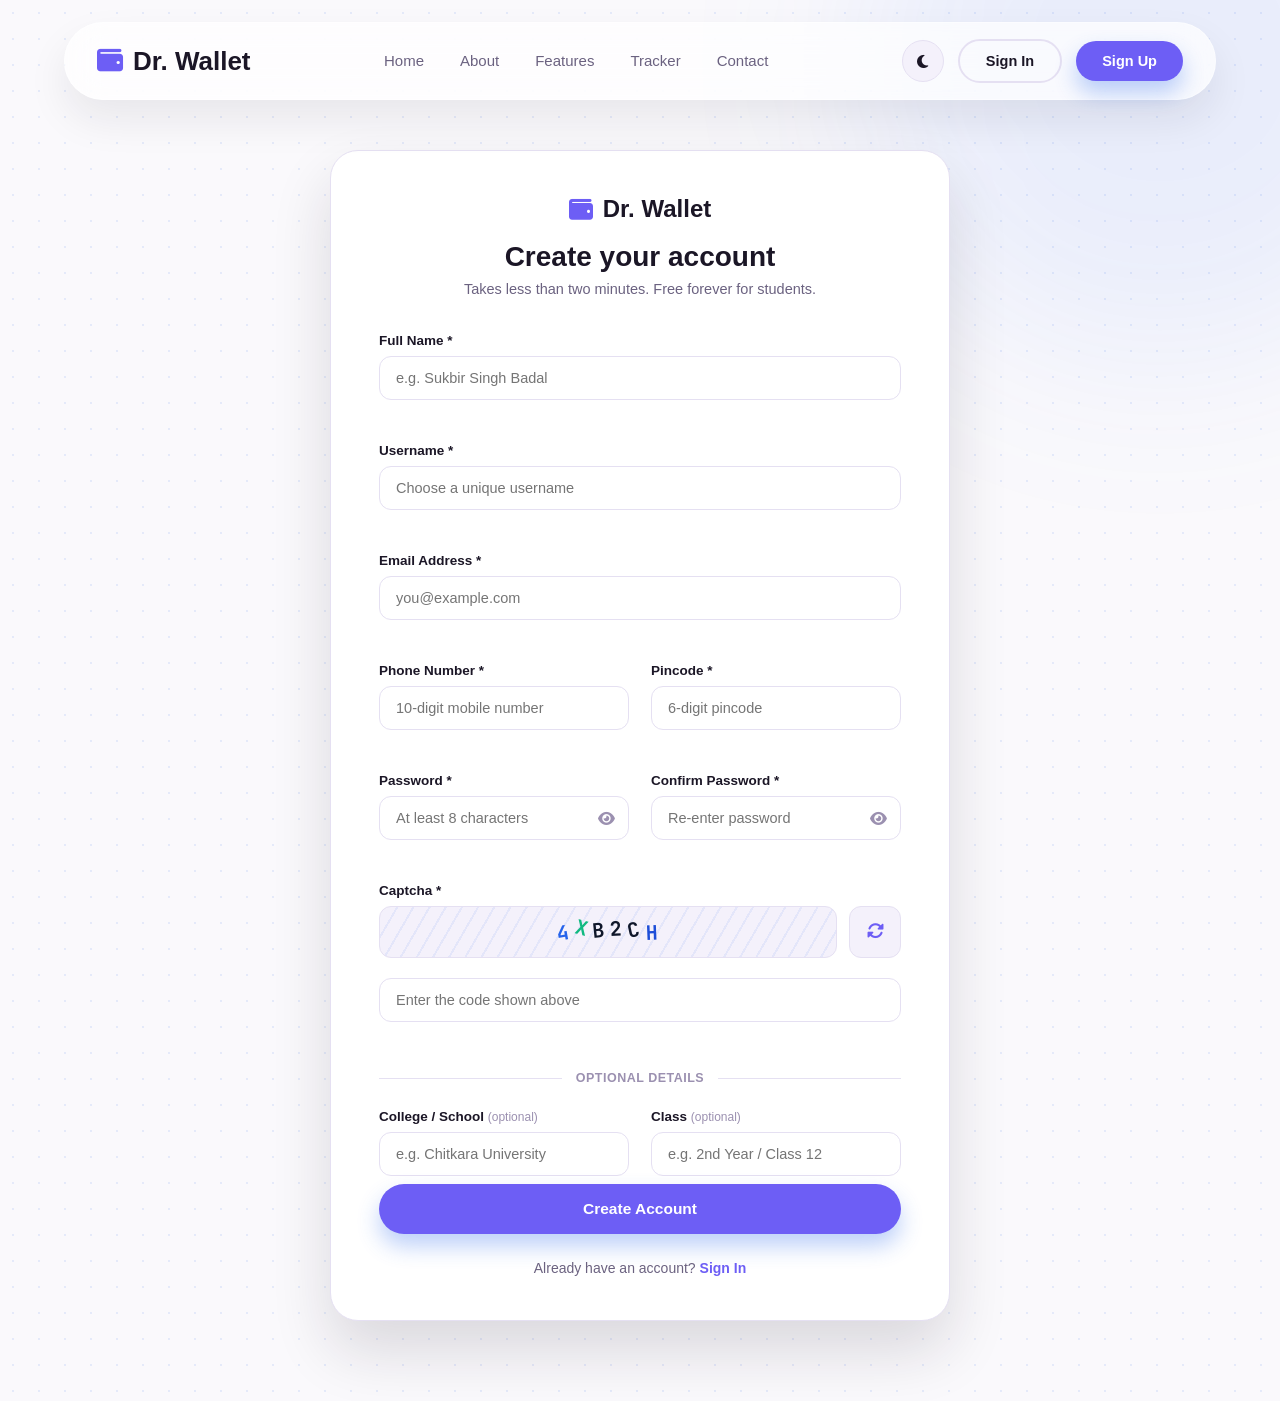
<file: signup.html>
<!DOCTYPE html>
<html lang="en">
<head>

    <!-- Apply saved theme before paint, to avoid a flash of the wrong theme -->
    <script>
        (function () {
            var saved = localStorage.getItem("drwallet_theme");
            var theme = saved || (window.matchMedia && window.matchMedia("(prefers-color-scheme: dark)").matches ? "dark" : "light");
            document.documentElement.setAttribute("data-theme", theme);
        })();
    </script>

    <meta charset="UTF-8">
    <meta name="viewport" content="width=device-width, initial-scale=1.0">
    <title>Sign Up | Dr. Wallet</title>

    <link rel="preconnect" href="https://fonts.googleapis.com">
    <link rel="preconnect" href="https://fonts.gstatic.com" crossorigin>
    <link href="https://fonts.googleapis.com/css2?family=Poppins:wght@300;400;500;600;700;800&family=Sora:wght@600;700;800&family=JetBrains+Mono:wght@500;700&display=swap" rel="stylesheet">
    <link rel="stylesheet" href="https://cdnjs.cloudflare.com/ajax/libs/font-awesome/6.7.2/css/all.min.css">

    <link rel="stylesheet" href="css/variables.css">
    <link rel="stylesheet" href="css/navbar.css">
    <link rel="stylesheet" href="css/footer.css">
    <link rel="stylesheet" href="css/components.css">
    <link rel="stylesheet" href="css/forms.css">
    <link rel="stylesheet" href="css/signup.css">
    <link rel="stylesheet" href="css/responsive.css">

</head>
<body>

    <header class="site-header">
        <nav class="navbar">

            <a href="home.html" class="logo">
                <i class="fa-solid fa-wallet"></i>
                <span>Dr. Wallet</span>
            </a>

            <input type="checkbox" id="nav-toggle" class="nav-toggle">
            <label for="nav-toggle" class="nav-toggle-label">
                <span></span><span></span><span></span>
            </label>

            <ul class="nav-links">
                <li><a href="home.html#home">Home</a></li>
                <li><a href="about.html">About</a></li>
                <li><a href="home.html#features">Features</a></li>
                <li><a href="home.html#tracker">Tracker</a></li>
                <li><a href="contact.html">Contact</a></li>
                <li class="mobile-auth-slot">
                    <div id="authSlotMobile"></div>
                </li>
            </ul>

            <div class="nav-buttons">
                <button type="button" class="theme-toggle" id="themeToggle" aria-label="Toggle dark mode">
                    <i class="fa-solid fa-sun"></i>
                    <i class="fa-solid fa-moon"></i>
                </button>
                <div id="authSlot">
                    <a href="signin.html" class="btn btn-ghost">Sign In</a>
                    <a href="signup.html" class="btn btn-primary">Sign Up</a>
                </div>
            </div>

        </nav>
    </header>

    <main class="auth-wrap">

        <div class="auth-card signup-card">

            <div class="auth-head">
                <a href="home.html" class="logo">
                    <i class="fa-solid fa-wallet"></i>
                    <span>Dr. Wallet</span>
                </a>
                <h1>Create your account</h1>
                <p>Takes less than two minutes. Free forever for students.</p>
            </div>

            <form id="signupForm" novalidate>

                <div class="form-grid">

                    <div class="form-group full">
                        <label for="name">Full Name *</label>
                        <input type="text" id="name" name="name" placeholder="e.g. Sukbir Singh Badal" autocomplete="name">
                        <span class="error-text" data-error-for="name"></span>
                    </div>

                    <div class="form-group full">
                        <label for="username">Username *</label>
                        <input type="text" id="username" name="username" placeholder="Choose a unique username" autocomplete="username" maxlength="30" aria-describedby="usernameError">
                        <span class="error-text" id="usernameError" data-error-for="username" aria-live="polite"></span>
                    </div>

                    <div class="form-group full">
                        <label for="email">Email Address *</label>
                        <input type="email" id="email" name="email" placeholder="you@example.com" autocomplete="email">
                        <span class="error-text" data-error-for="email"></span>
                    </div>

                    <div class="form-group">
                        <label for="phone">Phone Number *</label>
                        <input type="tel" id="phone" name="phone" placeholder="10-digit mobile number" autocomplete="tel" maxlength="10">
                        <span class="error-text" data-error-for="phone"></span>
                    </div>

                    <div class="form-group">
                        <label for="pincode">Pincode *</label>
                        <input type="text" id="pincode" name="pincode" placeholder="6-digit pincode" maxlength="6">
                        <span class="error-text" data-error-for="pincode"></span>
                    </div>

                    <div class="form-group">
                        <label for="password">Password *</label>
                        <div class="password-field">
                            <input type="password" id="password" name="password" placeholder="At least 8 characters" autocomplete="new-password">
                            <button type="button" class="toggle-password"><i class="fa-solid fa-eye"></i></button>
                        </div>
                        <span class="error-text" data-error-for="password"></span>
                    </div>

                    <div class="form-group">
                        <label for="confirmPassword">Confirm Password *</label>
                        <div class="password-field">
                            <input type="password" id="confirmPassword" name="confirmPassword" placeholder="Re-enter password" autocomplete="new-password">
                            <button type="button" class="toggle-password"><i class="fa-solid fa-eye"></i></button>
                        </div>
                        <span class="error-text" data-error-for="confirmPassword"></span>
                    </div>

                    <div class="form-group full">
                        <label>Captcha *</label>
                        <div class="captcha-row">
                            <div class="captcha-box" id="captchaText"></div>
                            <button type="button" class="captcha-refresh" id="refreshCaptcha" aria-label="Refresh captcha">
                                <i class="fa-solid fa-rotate"></i>
                            </button>
                        </div>
                        <input type="text" id="captcha" name="captcha" placeholder="Enter the code shown above" autocomplete="off">
                        <span class="error-text" data-error-for="captcha"></span>
                    </div>

                    <div class="section-divider">Optional details</div>

                    <div class="form-group">
                        <label for="college">College / School <span class="optional-tag">(optional)</span></label>
                        <input type="text" id="college" name="college" placeholder="e.g. Chitkara University">
                    </div>

                    <div class="form-group">
                        <label for="studentClass">Class <span class="optional-tag">(optional)</span></label>
                        <input type="text" id="studentClass" name="studentClass" placeholder="e.g. 2nd Year / Class 12">
                    </div>

                </div>

                <button type="submit" class="btn btn-primary auth-submit">Create Account</button>

            </form>

            <p class="auth-switch">Already have an account? <a href="signin.html">Sign In</a></p>

        </div>

    </main>

    <div id="toast-container"></div>

    <script src="js/theme.js"></script>
    <script src="js/captcha.js"></script>
    <script src="js/auth.js"></script>
    <script src="js/signup.js"></script>

</body>
</html>
</file>
<file: css/loading.css>
/*==========================================
  DR. WALLET — LOADING SCREEN
==========================================*/

*{
    margin:0;
    padding:0;
    box-sizing:border-box;
}

html, body{
    height:100%;
}

body{
    font-family:'Inter', sans-serif;
    display:flex;
    justify-content:center;
    align-items:center;
    width:100%;
    height:100vh;
    overflow:hidden;
    background:
        radial-gradient(circle at 20% 15%, rgba(255,255,255,.10), transparent 45%),
        radial-gradient(circle at 85% 85%, rgba(255,255,255,.08), transparent 40%),
        linear-gradient(135deg, #7C6BFF 0%, #6D5EF5 35%, #3A2E8F 75%, #1B1440 100%);
}

/*==========================================
  MAIN CONTAINER (fades out before handoff to home.html)
==========================================*/

.loader-container{
    width:100%;
    max-width:480px;
    padding:0 32px;
    display:flex;
    flex-direction:column;
    align-items:center;
    text-align:center;
    color:#fff;
    opacity:1;
    transition:opacity 550ms ease;
}

.loader-container.fade-out{
    opacity:0;
}

/*==========================================
  BRAND ROW (small — the percentage is the star now)
==========================================*/

.load-brand{
    display:flex;
    align-items:center;
    gap:10px;
    font-family:'Space Grotesk', sans-serif;
    font-weight:600;
    font-size:19px;
    letter-spacing:.3px;
    opacity:.9;
    margin-bottom:8px;
}

.load-brand i{
    font-size:17px;
    color:#fff;
    background:rgba(255,255,255,.16);
    width:32px;
    height:32px;
    border-radius:10px;
    display:flex;
    align-items:center;
    justify-content:center;
}

/*==========================================
  PERCENTAGE COUNTER
  Claims roughly 40% of the viewport height on its own.
==========================================*/

.load-percent-zone{
    min-height:38vh;
    display:flex;
    align-items:center;
    justify-content:center;
}

.load-percent{
    font-family:'JetBrains Mono', monospace;
    font-weight:700;
    font-size:clamp(88px, 19vw, 176px);
    line-height:1;
    letter-spacing:-2px;
    background:linear-gradient(135deg, #FFFFFF 0%, #E4DFFF 100%);
    -webkit-background-clip:text;
    background-clip:text;
    color:transparent;
    text-shadow:0 20px 60px rgba(0,0,0,.25);
}

/*==========================================
  PROGRESS BAR
==========================================*/

.load-bar-track{
    width:100%;
    max-width:340px;
    height:10px;
    border-radius:999px;
    background:rgba(255,255,255,.18);
    overflow:hidden;
    margin-top:8px;
}

.load-bar-fill{
    height:100%;
    width:0%;
    border-radius:999px;
    background:linear-gradient(90deg, #C9BFFF, #FFFFFF);
    box-shadow:0 0 16px rgba(255,255,255,.5);
    transition:width .15s linear;
}

/*==========================================
  STATUS / WELCOME MESSAGE
  Both sit in the same slot so the crossfade doesn't
  cause a layout jump.
==========================================*/

.load-message-zone{
    position:relative;
    height:26px;
    margin-top:22px;
    width:100%;
}

.load-status,
.load-welcome{
    position:absolute;
    left:0;
    right:0;
    top:0;
    font-size:14.5px;
    font-weight:500;
    color:#E4DFFF;
    transition:opacity .4s ease, transform .4s ease;
}

.load-status{
    opacity:.85;
    transform:translateY(0);
}

.load-status.hide{
    opacity:0;
    transform:translateY(-6px);
}

.load-welcome{
    opacity:0;
    transform:translateY(6px);
    font-family:'Space Grotesk', sans-serif;
    font-weight:600;
    font-size:16px;
    color:#fff;
}

.load-welcome.show{
    opacity:1;
    transform:translateY(0);
}

/*==========================================
  RESPONSIVE
==========================================*/

@media(max-width:480px){

    .load-percent-zone{
        min-height:32vh;
    }

    .load-brand{
        font-size:16px;
    }
}
</file>
<file: css/variables.css>
/*==========================================
  DR. WALLET — DESIGN TOKENS
  Shared by every page. Change once, updates everywhere.
==========================================*/

:root{

    /* ---- surfaces (warm, slightly violet-tinted, not cold blue-gray) ---- */
    --color-bg:#FAF9FC;
    --color-surface:#FFFFFF;
    --color-surface-alt:#F4F1FB;
    --color-border:#E5E0F2;
    --color-pattern:rgba(37,99,235,.10);
    --color-glow-primary:rgba(37,99,235,.08);
    --color-glow-accent:rgba(16,185,129,.07);

    /* ---- brand: indigo/violet instead of generic SaaS blue ---- */
    --color-primary:#6D5EF5;
    --color-primary-dark:#5642E0;
    --color-primary-light:#8B7CF6;
    --color-primary-tint:#ECE8FE;

    /* ---- money semantics: teal = saved, amber = warning, rose = overspent ---- */
    --color-accent:#0D9488;
    --color-accent-tint:#CCFBF1;
    --color-warning:#D97706;
    --color-warning-tint:#FEF3C7;
    --color-danger:#E11D48;
    --color-danger-tint:#FFE4E6;

    /* ---- ink (warm near-black, not cold slate) ---- */
    --color-ink:#1B1626;
    --color-slate:#6B6280;
    --color-slate-light:#9B90B0;

    /* ---- type ---- */
    --font-display:'Space Grotesk', sans-serif;
    --font-body:'Inter', sans-serif;
    --font-mono:'JetBrains Mono', monospace;

    /* ---- shape ---- */
    --radius-sm:12px;
    --radius-md:20px;
    --radius-lg:28px;
    --radius-pill:999px;

    /* ---- elevation ---- */
    --shadow-sm:0 8px 20px rgba(27,22,38,.06);
    --shadow-md:0 20px 40px rgba(27,22,38,.08);
    --shadow-lg:0 30px 60px rgba(27,22,38,.14);

    /* ---- glass surfaces (navbar, flip-card) — swap for dark translucency in dark mode ---- */
    --glass-navbar-bg:rgba(255,255,255,.7);
    --glass-navbar-border:rgba(255,255,255,.4);
    --glass-mobile-menu-bg:rgba(255,255,255,.96);
    --glass-card-start:rgba(255,255,255,.82);
    --glass-card-end:rgba(255,255,255,.42);
    --glass-card-border:rgba(255,255,255,.7);
    --glass-card-shine:rgba(255,255,255,.5);
    --glass-card-inset:rgba(255,255,255,.8);
    --glass-flip-btn-bg:rgba(255,255,255,.7);

    /* ---- fixed-dark surfaces (footer, badges) — always dark, never flips with theme ---- */
    --color-fixed-dark:#150F22;

    /* ---- layout ---- */
    --container:1280px;
}

/*==========================================
  DARK THEME
  Toggled by setting data-theme="dark" on <html>.
  See js/theme.js
==========================================*/

:root[data-theme="dark"]{

    --color-bg:#11141D;
    --color-surface:#1A1E29;
    --color-surface-alt:#242936;
    --color-border:#343A4A;
    --color-pattern:rgba(159,174,229,.055);
    --color-glow-primary:rgba(135,119,235,.13);
    --color-glow-accent:rgba(70,183,161,.09);

    --color-primary:#A99BFF;
    --color-primary-dark:#8172E8;
    --color-primary-light:#C2B8FF;
    --color-primary-tint:rgba(169,155,255,.14);

    --color-accent:#55D6C2;
    --color-accent-tint:rgba(85,214,194,.14);
    --color-warning:#F0C36D;
    --color-warning-tint:rgba(240,195,109,.14);
    --color-danger:#FF8292;
    --color-danger-tint:rgba(255,130,146,.14);

    --color-ink:#F1F3FA;
    --color-slate:#B1B7C8;
    --color-slate-light:#858DA2;

    --shadow-sm:0 8px 22px rgba(0,0,0,.22);
    --shadow-md:0 20px 42px rgba(0,0,0,.3);
    --shadow-lg:0 30px 60px rgba(0,0,0,.4);

    --glass-navbar-bg:rgba(26,30,41,.82);
    --glass-navbar-border:rgba(220,226,246,.10);
    --glass-mobile-menu-bg:rgba(26,30,41,.97);
    --glass-card-start:rgba(38,44,59,.92);
    --glass-card-end:rgba(26,30,41,.86);
    --glass-card-border:rgba(194,184,255,.13);
    --glass-card-shine:rgba(255,255,255,.055);
    --glass-card-inset:rgba(255,255,255,.035);
    --glass-flip-btn-bg:rgba(255,255,255,.055);
}

*{
    margin:0;
    padding:0;
    box-sizing:border-box;
}

html{
    scroll-behavior:smooth;
}

body{
    font-family:var(--font-body);
    background:var(--color-bg);
    color:var(--color-ink);
    overflow-x:hidden;
    transition:background-color .35s ease, color .35s ease;
}

a{
    text-decoration:none;
    color:inherit;
}

ul{
    list-style:none;
}

img{
    max-width:100%;
    display:block;
}

button{
    font-family:inherit;
    cursor:pointer;
}

:focus-visible{
    outline:3px solid var(--color-primary-light);
    outline-offset:3px;
}

.container{
    max-width:var(--container);
    margin:0 auto;
    padding:0 8%;
}
</file>
<file: css/navbar.css>
/*==========================================
  NAVBAR (fixed, floating pill)
==========================================*/

.site-header{
    position:fixed;
    top:22px;
    left:50%;
    transform:translateX(-50%);
    width:90%;
    max-width:var(--container);
    z-index:1000;
}

.navbar{
    display:flex;
    justify-content:space-between;
    align-items:center;
    padding:16px 32px;
    background:var(--glass-navbar-bg);
    backdrop-filter:blur(18px);
    -webkit-backdrop-filter:blur(18px);
    border:1px solid var(--glass-navbar-border);
    border-radius:var(--radius-pill);
    box-shadow:var(--shadow-md);
    transition:background .35s ease, border-color .35s ease;
}

.logo{
    display:flex;
    align-items:center;
    gap:10px;
    font-size:26px;
    font-weight:700;
    color:var(--color-ink);
    font-family:var(--font-display);
}

.logo i{
    color:var(--color-primary);
}

.nav-links{
    display:flex;
    gap:36px;
}

.nav-links a{
    color:var(--color-slate);
    font-weight:500;
    font-size:15px;
    position:relative;
    transition:color .3s, transform .2s, filter .2s;
}

.nav-links a.active{
    color:var(--color-ink);
    font-weight:600;
}

.nav-links a::after{
    content:"";
    position:absolute;
    width:0;
    height:2px;
    left:0;
    bottom:-6px;
    background:var(--color-primary);
    transition:.3s;
}

.nav-links a:hover{
    color:var(--color-primary);
}

.nav-links a:hover::after,
.nav-links a.active::after{
    width:100%;
}

.nav-buttons{
    display:flex;
    align-items:center;
    gap:14px;
}

.btn{
    padding:12px 26px;
    border-radius:var(--radius-pill);
    font-weight:600;
    font-size:14.5px;
    transition:.3s;
    border:none;
    display:inline-block;
}

.btn-ghost{
    border:2px solid var(--color-border);
    color:var(--color-ink);
    background:transparent;
}

.btn-ghost:hover{
    border-color:var(--color-primary);
    background:var(--color-surface);
}

.btn-primary{
    background:var(--color-primary);
    color:#fff;
    box-shadow:0 12px 22px rgba(37,99,235,.3);
}

.btn-primary:hover{
    background:var(--color-primary-dark);
    transform:translateY(-3px);
}

.btn-logout{
    border:2px solid var(--color-danger-tint);
    color:var(--color-danger);
    background:var(--color-danger-tint);
}

.btn-logout:hover{
    background:var(--color-danger);
    color:#fff;
    border-color:var(--color-danger);
}

/* authSlot is a wrapper only for JS to target — it must not affect
   the flex layout of .nav-buttons, so its children (guest buttons or
   the user menu) lay out as if they were direct children. */
#authSlot{
    display:contents;
}

/* Lives inside the mobile dropdown menu; only shown on small screens
   (see responsive.css) so account access works there too. */
.mobile-auth-slot{
    display:none;
}

/*==========================================
  THEME TOGGLE (light / dark)
==========================================*/

.theme-toggle{
    width:42px;
    height:42px;
    border-radius:50%;
    background:var(--color-surface-alt);
    border:1px solid var(--color-border);
    color:var(--color-ink);
    font-size:15px;
    display:flex;
    align-items:center;
    justify-content:center;
    flex-shrink:0;
    transition:.3s;
}

.theme-toggle:hover{
    border-color:var(--color-primary);
    color:var(--color-primary);
    transform:rotate(15deg);
}

.theme-toggle .fa-sun{
    display:none;
}

:root[data-theme="dark"] .theme-toggle .fa-sun{
    display:inline-block;
    color:var(--color-warning);
}

:root[data-theme="dark"] .theme-toggle .fa-moon{
    display:none;
}

/*==========================================
  MOBILE TOGGLE (pure CSS, no JS)
==========================================*/

.nav-toggle{
    display:none;
}

.nav-toggle-label{
    display:none;
    flex-direction:column;
    gap:5px;
    cursor:pointer;
    z-index:1200;
}

.nav-toggle-label span{
    width:26px;
    height:2px;
    background:var(--color-ink);
    border-radius:2px;
    transition:.3s;
}
</file>
<file: css/footer.css>
/*==========================================
  FOOTER
==========================================*/

.site-footer{
    background:var(--color-fixed-dark);
    color:#CBD5E1;
    padding:80px 8% 0;
}

.footer-top{
    max-width:var(--container);
    margin:0 auto;
    display:grid;
    grid-template-columns:1.4fr 1fr 1fr 1.2fr;
    gap:50px;
    padding-bottom:60px;
    border-bottom:1px solid rgba(255,255,255,.1);
}

.footer-brand .logo{
    color:#fff;
}

.footer-brand p{
    margin-top:18px;
    line-height:28px;
    color:#94A3B8;
    max-width:320px;
}

.footer-col h4{
    font-family:var(--font-display);
    color:#fff;
    font-size:16px;
    margin-bottom:20px;
}

.footer-col ul li{
    margin-bottom:14px;
}

.footer-col ul li a{
    color:#94A3B8;
    transition:.3s;
}

.footer-col ul li a:hover{
    color:var(--color-primary-light);
    padding-left:4px;
}

.footer-social{
    display:flex;
    gap:12px;
    margin-top:20px;
}

.footer-social a{
    width:40px;
    height:40px;
    border-radius:50%;
    background:rgba(255,255,255,.06);
    display:flex;
    align-items:center;
    justify-content:center;
    transition:.3s;
}

.footer-social a:hover{
    background:var(--color-primary);
    transform:translateY(-4px);
}

.footer-bottom{
    max-width:var(--container);
    margin:0 auto;
    display:flex;
    justify-content:space-between;
    align-items:center;
    padding:26px 0;
    font-size:14px;
    color:#64748B;
}

.footer-bottom a{
    color:#94A3B8;
}

.footer-bottom a:hover{
    color:var(--color-primary-light);
}
</file>
<file: css/components.css>
/*==========================================
  TOAST NOTIFICATIONS
==========================================*/

#toast-container{
    position:fixed;
    top:24px;
    right:24px;
    z-index:5000;
    display:flex;
    flex-direction:column;
    gap:12px;
}

.toast{
    display:flex;
    align-items:center;
    gap:12px;
    background:var(--color-surface);
    border-left:4px solid var(--color-accent);
    box-shadow:var(--shadow-lg);
    border-radius:var(--radius-sm);
    padding:16px 20px;
    min-width:280px;
    max-width:340px;
    font-size:14.5px;
    font-weight:500;
    color:var(--color-ink);
    animation:toast-in .35s ease forwards;
}

.toast.error{
    border-left-color:var(--color-danger);
}

.toast.info{
    border-left-color:var(--color-primary);
}

.toast.warning{
    border-left-color:var(--color-warning);
}

.toast i{
    font-size:18px;
    color:var(--color-accent);
}

.toast.error i{
    color:var(--color-danger);
}

.toast.info i{
    color:var(--color-primary);
}

.toast.warning i{
    color:var(--color-warning);
}

.toast.hide{
    animation:toast-out .3s ease forwards;
}

@keyframes toast-in{
    from{ opacity:0; transform:translateX(40px); }
    to{ opacity:1; transform:translateX(0); }
}

@keyframes toast-out{
    from{ opacity:1; transform:translateX(0); }
    to{ opacity:0; transform:translateX(40px); }
}

@media(max-width:520px){

    #toast-container{
        left:16px;
        right:16px;
        top:16px;
    }

    .toast{
        max-width:none;
        min-width:0;
    }
}

/*==========================================
  LOGGED-IN USER MENU (replaces Sign In / Sign Up)
==========================================*/

.user-menu{
    position:relative;
}

.user-avatar-btn{
    display:flex;
    align-items:center;
    gap:10px;
    background:var(--color-surface-alt);
    border:1px solid var(--color-border);
    padding:8px 16px 8px 8px;
    border-radius:var(--radius-pill);
    transition:.3s;
}

.user-avatar-btn:hover{
    border-color:var(--color-primary);
}

.avatar-circle{
    width:34px;
    height:34px;
    border-radius:50%;
    background:linear-gradient(135deg,var(--color-primary),var(--color-primary-dark));
    color:#fff;
    font-family:var(--font-display);
    font-weight:700;
    font-size:13px;
    display:flex;
    align-items:center;
    justify-content:center;
    flex-shrink:0;
}

.user-name{
    font-size:14.5px;
    font-weight:600;
    color:var(--color-ink);
    max-width:110px;
    overflow:hidden;
    text-overflow:ellipsis;
    white-space:nowrap;
}

.user-avatar-btn i{
    font-size:11px;
    color:var(--color-slate);
    transition:.25s;
}

.user-menu.open .user-avatar-btn i{
    transform:rotate(180deg);
}

.user-dropdown{
    position:absolute;
    top:calc(100% + 12px);
    right:0;
    width:200px;
    background:var(--color-surface);
    border:1px solid var(--color-border);
    border-radius:var(--radius-md);
    box-shadow:var(--shadow-lg);
    padding:10px;
    opacity:0;
    transform:translateY(-8px);
    pointer-events:none;
    transition:.25s;
}

.user-menu.open .user-dropdown{
    opacity:1;
    transform:translateY(0);
    pointer-events:auto;
}

.user-dropdown button{
    width:100%;
    display:flex;
    align-items:center;
    gap:10px;
    text-align:left;
    padding:11px 12px;
    border-radius:var(--radius-sm);
    font-size:14px;
    font-weight:500;
    color:var(--color-ink);
    background:transparent;
    border:none;
}

.user-dropdown button:hover{
    background:var(--color-surface-alt);
}

.user-dropdown button.logout-btn{
    color:var(--color-danger);
}

.user-dropdown button.logout-btn:hover{
    background:var(--color-danger-tint);
}

.user-dropdown hr{
    border:none;
    border-top:1px solid var(--color-border);
    margin:6px 4px;
}

/*==========================================
  MODAL (Edit Profile)
==========================================*/

.modal-overlay{
    position:fixed;
    inset:0;
    background:rgba(15,23,42,.55);
    backdrop-filter:blur(4px);
    display:flex;
    align-items:center;
    justify-content:center;
    z-index:4000;
    opacity:0;
    pointer-events:none;
    transition:.25s;
}

.modal-overlay.open{
    opacity:1;
    pointer-events:auto;
}

.modal-box{
    background:var(--color-surface);
    border-radius:var(--radius-lg);
    padding:36px;
    width:92%;
    max-width:460px;
    max-height:88vh;
    overflow-y:auto;
    box-shadow:var(--shadow-lg);
    transform:scale(.95);
    transition:.25s;
}

.modal-overlay.open .modal-box{
    transform:scale(1);
}

.modal-head{
    display:flex;
    justify-content:space-between;
    align-items:center;
    margin-bottom:26px;
}

.modal-head h3{
    font-family:var(--font-display);
    font-size:22px;
    color:var(--color-ink);
}

.modal-close{
    width:34px;
    height:34px;
    border-radius:50%;
    background:var(--color-surface-alt);
    border:none;
    font-size:15px;
    color:var(--color-slate);
}

.modal-close:hover{
    background:var(--color-danger-tint);
    color:var(--color-danger);
}

.modal-actions{
    display:flex;
    gap:14px;
    margin-top:24px;
}

.modal-actions .btn{
    flex:1;
    text-align:center;
    padding:14px;
}

/*==========================================
  GENERIC FORM FIELDS
  (shared by the auth pages AND the Edit Profile modal,
  which can open on any page)
==========================================*/

.form-group{
    display:flex;
    flex-direction:column;
    gap:8px;
    margin-bottom:20px;
}

.form-group label{
    font-size:13.5px;
    font-weight:600;
    color:var(--color-ink);
}

.display-choice-heading{
    font-size:13.5px;
    font-weight:600;
    color:var(--color-ink);
}

.form-group label.display-choice{
    display:flex;
    flex-direction:row;
    align-items:center;
    gap:11px;
    padding:11px 14px;
    border:1.5px solid var(--color-border);
    border-radius:var(--radius-sm);
    cursor:pointer;
    font-weight:500;
    transition:border-color .2s, background .2s;
}

.form-group label.display-choice:has(input:checked){
    border-color:var(--color-primary);
    background:var(--color-primary-tint);
}

.form-group label.display-choice.disabled{
    opacity:.55;
    cursor:not-allowed;
}

.form-group label.display-choice input[type="radio"]{
    appearance:none;
    width:19px;
    height:19px;
    flex:0 0 19px;
    margin:0;
    padding:0;
    display:grid;
    place-content:center;
    border:1.5px solid var(--color-slate-light);
    border-radius:5px;
    background:var(--color-surface);
}

.form-group label.display-choice input[type="radio"]:checked{
    border-color:var(--color-primary);
    background:var(--color-primary);
}

.form-group label.display-choice input[type="radio"]:checked::after{
    content:"✓";
    color:#fff;
    font-size:14px;
    font-weight:700;
    line-height:1;
}

.form-group label.display-choice input[type="radio"]:focus-visible{
    outline:3px solid rgba(109,94,245,.25);
    outline-offset:2px;
}

.optional-tag{
    font-weight:400;
    color:var(--color-slate-light);
    font-size:12px;
}

.form-group input,
.form-group select{
    width:100%;
    padding:13px 16px;
    border:1.5px solid var(--color-border);
    border-radius:var(--radius-sm);
    font-family:var(--font-body);
    font-size:14.5px;
    color:var(--color-ink);
    background:var(--color-surface);
    transition:.25s;
}

.form-group input:focus,
.form-group select:focus{
    border-color:var(--color-primary);
    box-shadow:0 0 0 4px rgba(37,99,235,.1);
    outline:none;
}

.form-group input.input-error,
.form-group select.input-error{
    border-color:var(--color-danger);
}

.form-group input.input-error:focus{
    box-shadow:0 0 0 4px rgba(239,68,68,.1);
}

.error-text{
    font-size:12.5px;
    color:var(--color-danger);
    min-height:15px;
}

.password-field{
    position:relative;
    display:flex;
}

.password-field input{
    padding-right:46px;
}

.toggle-password{
    position:absolute;
    right:0;
    top:0;
    height:100%;
    width:46px;
    background:transparent;
    border:none;
    color:var(--color-slate-light);
    font-size:15px;
}

.toggle-password:hover{
    color:var(--color-primary);
}

/*==========================================
  "ALREADY LOGGED IN" CTA STATE (still clickable — links to dashboard)
==========================================*/

.cta-disabled{
    display:inline-flex;
    align-items:center;
    gap:8px;
}

.cta-disabled i{
    color:var(--color-accent);
}

/*==========================================
  EYEBROW LABEL + SECTION HEADING
  (shared across home/about/contact)
==========================================*/

.eyebrow{
    color:var(--color-primary);
    font-size:14px;
    font-weight:700;
    letter-spacing:2px;
}

.section-head{
    max-width:640px;
    margin:0 auto 70px;
    text-align:center;
}

.section-head .eyebrow{
    display:block;
    margin-bottom:14px;
}

.section-head h2{
    font-family:var(--font-display);
    font-size:42px;
    color:var(--color-ink);
    line-height:1.25;
}

/*==========================================
  CTA BAND (shared across home/about/contact)
==========================================*/

.cta{
    margin:0 8% 100px;
    background:linear-gradient(120deg,var(--color-primary),var(--color-primary-dark));
    border-radius:var(--radius-lg);
    padding:70px 60px;
    display:flex;
    justify-content:space-between;
    align-items:center;
    gap:40px;
    position:relative;
    overflow:hidden;
}

:root[data-theme="dark"] .cta{
    background:linear-gradient(120deg,#655BC3,#45436F);
}

.cta::before{
    content:"";
    position:absolute;
    width:300px;
    height:300px;
    background:rgba(255,255,255,.08);
    border-radius:50%;
    top:-120px;
    right:60px;
}

.cta-text{
    position:relative;
    z-index:2;
}

.cta-text h2{
    font-family:var(--font-display);
    font-size:32px;
    color:#fff;
    margin-bottom:10px;
}

.cta-text p{
    color:#DBEAFE;
    font-size:16px;
}

.cta .btn{
    position:relative;
    z-index:2;
    padding:18px 36px;
    background:#fff;
    color:var(--color-primary);
    font-size:16px;
    white-space:nowrap;
}

.cta .btn:hover{
    transform:translateY(-4px);
    box-shadow:0 20px 35px rgba(0,0,0,.2);
}

/*==========================================
  DONUT / PIE CHART (used on the home page example
  and driven dynamically on the dashboard)
==========================================*/

.donut-wrap{
    position:relative;
    width:220px;
    height:220px;
    margin:0 auto 28px;
    border-radius:50%;
    background:conic-gradient(
        var(--color-primary) 0% 38%,
        var(--color-accent) 38% 58%,
        var(--color-warning) 58% 80%,
        var(--color-danger) 80% 100%
    );
    display:flex;
    align-items:center;
    justify-content:center;
}

.donut-wrap::after{
    content:"";
    position:absolute;
    inset:34px;
    background:var(--color-surface-alt);
    border-radius:50%;
}

.donut-center{
    position:relative;
    z-index:2;
    text-align:center;
    font-family:var(--font-mono);
}

.donut-center b{
    display:block;
    font-size:24px;
    color:var(--color-ink);
}

.donut-center span{
    font-family:var(--font-body);
    font-size:12px;
    color:var(--color-slate);
}

.donut-legend{
    display:grid;
    grid-template-columns:1fr 1fr;
    gap:14px;
}

.donut-legend li{
    display:flex;
    align-items:center;
    gap:9px;
    font-size:13.5px;
    color:var(--color-slate);
}

.donut-legend i{
    width:10px;
    height:10px;
    border-radius:3px;
    flex-shrink:0;
}

/*==========================================
  CAPTCHA WIDGET
==========================================*/

.captcha-row{
    display:flex;
    gap:12px;
    margin-bottom:12px;
}

.captcha-box{
    flex:1;
    background:
        repeating-linear-gradient(120deg, rgba(37,99,235,.08) 0 2px, transparent 2px 14px),
        var(--color-surface-alt);
    border:1px solid var(--color-border);
    border-radius:var(--radius-sm);
    display:flex;
    align-items:center;
    justify-content:center;
    gap:4px;
    height:52px;
    letter-spacing:2px;
    user-select:none;
}

.captcha-box span{
    font-family:var(--font-mono);
    font-weight:700;
    font-size:20px;
    display:inline-block;
}

.captcha-refresh{
    width:52px;
    height:52px;
    border-radius:var(--radius-sm);
    background:var(--color-surface-alt);
    border:1px solid var(--color-border);
    color:var(--color-primary);
    font-size:17px;
    flex-shrink:0;
    transition:.3s;
}

.captcha-refresh:hover{
    background:var(--color-primary);
    color:#fff;
    transform:rotate(120deg);
}
</file>
<file: css/about.css>
@import url('https://fonts.googleapis.com/css2?family=Poppins:wght@300;400;500;600;700;800&family=Sora:wght@600;700;800&family=JetBrains+Mono:wght@500;700&display=swap');

/*==========================================
  HERO
==========================================*/

.about-hero{
    padding:170px 8% 90px;
    text-align:center;
    background-color:var(--color-bg);
    background-image:radial-gradient(circle, var(--color-pattern) 1.5px, transparent 1.5px);
    background-size:26px 26px;
}

.about-hero .eyebrow{
    display:block;
    margin-bottom:16px;
}

.about-hero h1{
    font-family:var(--font-display);
    font-size:52px;
    line-height:1.2;
    color:var(--color-ink);
    max-width:760px;
    margin:0 auto 20px;
}

.about-hero h1 em{
    font-style:normal;
    color:var(--color-primary);
}

.about-hero p{
    max-width:560px;
    margin:0 auto;
    color:var(--color-slate);
    font-size:17px;
    line-height:1.8;
}

/*==========================================
  STORY (text + receipt-style visual)
==========================================*/

.story{
    padding:100px 8%;
    background:var(--color-surface);
}

.story .container{
    max-width:var(--container);
    margin:0 auto;
    display:flex;
    align-items:center;
    gap:90px;
}

.story-content{
    flex:1;
}

.story-content h2{
    margin:16px 0 22px;
    font-size:38px;
    line-height:1.3;
    color:var(--color-ink);
    font-family:var(--font-display);
}

.story-content p{
    color:var(--color-slate);
    font-size:16.5px;
    line-height:1.9;
    margin-bottom:18px;
}

.story-visual{
    flex:1;
    display:flex;
    justify-content:center;
}

.receipt-card{
    width:100%;
    max-width:320px;
    background:var(--color-surface-alt);
    border:1px solid var(--color-border);
    border-radius:var(--radius-lg);
    padding:30px 28px;
    box-shadow:var(--shadow-md);
    font-family:var(--font-mono);
}

.receipt-card .receipt-head{
    text-align:center;
    margin-bottom:20px;
    padding-bottom:18px;
    border-bottom:1px dashed var(--color-border);
}

.receipt-card .receipt-head span{
    display:block;
    font-family:var(--font-body);
    font-size:12px;
    color:var(--color-slate-light);
    margin-top:4px;
}

.receipt-row{
    display:flex;
    justify-content:space-between;
    font-size:13.5px;
    color:var(--color-ink);
    padding:8px 0;
}

.receipt-row span:first-child{
    font-family:var(--font-body);
    color:var(--color-slate);
}

.receipt-total{
    display:flex;
    justify-content:space-between;
    margin-top:14px;
    padding-top:14px;
    border-top:1px dashed var(--color-border);
    font-weight:700;
    font-size:15px;
    color:var(--color-ink);
}

.receipt-total span:first-child{
    font-family:var(--font-body);
    font-weight:600;
}

.receipt-note{
    margin-top:20px;
    text-align:center;
    font-family:var(--font-body);
    font-size:12px;
    color:var(--color-accent);
    background:var(--color-accent-tint);
    padding:9px;
    border-radius:var(--radius-sm);
}

/*==========================================
  HOW IT WORKS
==========================================*/

.how-it-works{
    padding:100px 8%;
    background:var(--color-bg);
}

.steps-grid{
    max-width:var(--container);
    margin:0 auto;
    display:grid;
    grid-template-columns:repeat(4,1fr);
    gap:28px;
}

.step-card{
    background:var(--color-surface);
    border:1px solid var(--color-border);
    border-radius:var(--radius-md);
    padding:32px 26px;
    position:relative;
    transition:.35s;
}

.step-card:hover{
    transform:translateY(-8px);
    box-shadow:var(--shadow-md);
}

.step-number{
    width:40px;
    height:40px;
    border-radius:50%;
    background:var(--color-primary-tint);
    color:var(--color-primary);
    font-family:var(--font-display);
    font-weight:700;
    display:flex;
    align-items:center;
    justify-content:center;
    margin-bottom:20px;
}

.step-card h3{
    font-family:var(--font-display);
    font-size:17px;
    color:var(--color-ink);
    margin-bottom:10px;
}

.step-card p{
    color:var(--color-slate);
    font-size:14px;
    line-height:1.7;
}

/*==========================================
  VALUES
==========================================*/

.values{
    padding:100px 8%;
    background:var(--color-surface);
}

.values-grid{
    max-width:var(--container);
    margin:0 auto;
    display:grid;
    grid-template-columns:repeat(4,1fr);
    gap:28px;
}

.value-card{
    text-align:center;
    padding:20px;
}

.value-icon{
    width:60px;
    height:60px;
    border-radius:18px;
    background:var(--color-primary-tint);
    color:var(--color-primary);
    font-size:24px;
    display:flex;
    align-items:center;
    justify-content:center;
    margin:0 auto 20px;
}

.value-card h3{
    font-family:var(--font-display);
    font-size:16.5px;
    color:var(--color-ink);
    margin-bottom:10px;
}

.value-card p{
    color:var(--color-slate);
    font-size:14px;
    line-height:1.7;
}



/*==========================================
  RESPONSIVE
==========================================*/

@media(max-width:1100px){

    .steps-grid, .values-grid{
        grid-template-columns:repeat(2,1fr);
    }
}

@media(max-width:992px){

    .story .container{
        flex-direction:column;
    }

    .story-content{
        text-align:center;
    }
}

@media(max-width:640px){

    .about-hero h1{
        font-size:36px;
    }

    .steps-grid, .values-grid{
        grid-template-columns:1fr;
    }

    .creator-card{
        padding:34px 24px;
    }

    .creator-card blockquote{
        font-size:18px;
    }
}
</file>
<file: css/responsive.css>
/*==========================================
  SHARED RESPONSIVE RULES
  (page-specific breakpoints live in each page's own css)
==========================================*/

@media(max-width:992px){

    .nav-toggle-label{
        display:flex;
    }

    .nav-links{
        position:absolute;
        top:calc(100% + 14px);
        left:0;
        right:0;
        flex-direction:column;
        background:var(--glass-mobile-menu-bg);
        backdrop-filter:blur(18px);
        border-radius:var(--radius-md);
        padding:26px;
        gap:20px;
        box-shadow:var(--shadow-md);
        opacity:0;
        transform:translateY(-12px);
        pointer-events:none;
        transition:.3s;
    }

    .nav-toggle:checked ~ .nav-links{
        opacity:1;
        transform:translateY(0);
        pointer-events:auto;
    }

    .nav-toggle:checked ~ .nav-toggle-label span:nth-child(1){
        transform:translateY(7px) rotate(45deg);
    }

    .nav-toggle:checked ~ .nav-toggle-label span:nth-child(2){
        opacity:0;
    }

    .nav-toggle:checked ~ .nav-toggle-label span:nth-child(3){
        transform:translateY(-7px) rotate(-45deg);
    }

    .nav-buttons #authSlot{
        display:none;
    }

    .mobile-auth-slot{
        display:block;
        margin-top:6px;
        padding-top:20px;
        border-top:1px solid var(--color-border);
    }

    .mobile-auth-slot #authSlotMobile{
        display:flex;
        flex-direction:column;
        gap:12px;
    }

    .mobile-auth-slot .user-menu{
        width:100%;
    }

    .mobile-auth-slot .user-avatar-btn{
        width:100%;
        justify-content:space-between;
    }
}

@media(max-width:768px){

    .cta{
        flex-direction:column;
        text-align:center;
    }

    .footer-top{
        grid-template-columns:1fr 1fr;
    }

    .footer-bottom{
        flex-direction:column;
        gap:10px;
        text-align:center;
    }
}

@media(max-width:520px){

    .section-head h2{
        font-size:32px;
    }

    .footer-top{
        grid-template-columns:1fr;
    }
}
</file>
<file: css/contact.css>
@import url('https://fonts.googleapis.com/css2?family=Poppins:wght@300;400;500;600;700;800&family=Sora:wght@600;700;800&family=JetBrains+Mono:wght@500;700&display=swap');

/*==========================================
  HERO
==========================================*/

.contact-hero{
    padding:170px 8% 80px;
    text-align:center;
    background-color:var(--color-bg);
    background-image:radial-gradient(circle, var(--color-pattern) 1.5px, transparent 1.5px);
    background-size:26px 26px;
}

.hero-content{
    max-width:640px;
    margin:0 auto;
}

.hero-content .eyebrow{
    display:block;
    margin-bottom:16px;
}

.contact-hero h1{
    font-family:var(--font-display);
    font-size:46px;
    line-height:1.25;
    color:var(--color-ink);
    margin-bottom:18px;
}

.contact-hero h1 span{
    color:var(--color-primary);
}

.contact-hero p{
    color:var(--color-slate);
    font-size:16.5px;
    line-height:1.8;
}

/*==========================================
  INFO CARDS
==========================================*/

.contact-info{
    max-width:var(--container);
    margin:-40px auto 90px;
    padding:0 8%;
    display:grid;
    grid-template-columns:repeat(3,1fr);
    gap:24px;
    position:relative;
    z-index:5;
}

.info-card{
    background:var(--color-surface);
    border:1px solid var(--color-border);
    border-radius:var(--radius-md);
    padding:28px;
    text-align:center;
    box-shadow:var(--shadow-sm);
    transition:.3s;
}

.info-card:hover{
    transform:translateY(-6px);
    box-shadow:var(--shadow-md);
}

.info-icon{
    width:52px;
    height:52px;
    border-radius:14px;
    background:var(--color-primary-tint);
    color:var(--color-primary);
    font-size:19px;
    display:flex;
    align-items:center;
    justify-content:center;
    margin:0 auto 16px;
}

.info-card h3{
    font-family:var(--font-display);
    font-size:15.5px;
    color:var(--color-ink);
    margin-bottom:6px;
}

.info-card p{
    color:var(--color-slate);
    font-size:14px;
}

/*==========================================
  CONTACT FORM
==========================================*/

.contact-section{
    padding:0 8% 110px;
    background:var(--color-bg);
}

.contact-container{
    max-width:var(--container);
    margin:0 auto;
    display:flex;
    gap:80px;
}

.contact-left{
    flex:1;
    padding-top:10px;
}

.contact-left .eyebrow{
    display:block;
    margin-bottom:14px;
}

.contact-left h2{
    font-family:var(--font-display);
    font-size:32px;
    color:var(--color-ink);
    margin-bottom:18px;
}

.contact-left p{
    color:var(--color-slate);
    font-size:16px;
    line-height:1.85;
    margin-bottom:28px;
}

.contact-list li{
    display:flex;
    align-items:center;
    gap:12px;
    color:var(--color-ink);
    font-size:14.5px;
    font-weight:500;
    margin-bottom:16px;
}

.contact-list i{
    color:var(--color-accent);
    font-size:17px;
}

.contact-right{
    flex:1.2;
    background:var(--color-surface);
    border:1px solid var(--color-border);
    border-radius:var(--radius-lg);
    padding:36px;
    box-shadow:var(--shadow-sm);
}

.form-row{
    display:grid;
    grid-template-columns:1fr 1fr;
    gap:20px;
}

.contact-right .form-group{
    margin-bottom:20px;
}

.contact-right textarea{
    width:100%;
    padding:13px 16px;
    border:1.5px solid var(--color-border);
    border-radius:var(--radius-sm);
    font-family:var(--font-body);
    font-size:14.5px;
    color:var(--color-ink);
    background:var(--color-surface);
    resize:vertical;
    transition:.25s;
}

.contact-right textarea:focus{
    border-color:var(--color-primary);
    box-shadow:0 0 0 4px rgba(37,99,235,.1);
    outline:none;
}

.contact-right textarea.input-error{
    border-color:var(--color-danger);
}

.contact-right button[type="submit"]{
    width:100%;
    padding:16px;
    font-size:15.5px;
    display:flex;
    align-items:center;
    justify-content:center;
    gap:10px;
}

/*==========================================
  FAQ ACCORDION
==========================================*/

.faq-section{
    padding:100px 8%;
    background:var(--color-surface);
}

.faq-container{
    max-width:800px;
    margin:0 auto;
    display:flex;
    flex-direction:column;
    gap:14px;
}

.faq-container details{
    background:var(--color-surface-alt);
    border:1px solid var(--color-border);
    border-radius:var(--radius-md);
    padding:6px 26px;
    transition:border-color .3s, background-color .3s, box-shadow .3s, opacity .6s ease, transform .6s ease;
    opacity:0;
    transform:translateY(32px);
}

.faq-container details[open]{
    border-color:var(--color-primary);
    background:var(--color-surface);
    box-shadow:var(--shadow-sm);
}

.faq-container summary{
    list-style:none;
    display:flex;
    justify-content:space-between;
    align-items:center;
    gap:20px;
    padding:20px 0;
    cursor:pointer;
    font-weight:600;
    font-size:15.5px;
    color:var(--color-ink);
}

.faq-container summary::-webkit-details-marker{
    display:none;
}

.faq-container summary i{
    flex-shrink:0;
    width:30px;
    height:30px;
    border-radius:50%;
    background:var(--color-primary-tint);
    color:var(--color-primary);
    display:flex;
    align-items:center;
    justify-content:center;
    font-size:13px;
    transition:.3s;
}

.faq-container details[open] summary i{
    transform:rotate(135deg);
    background:var(--color-primary);
    color:#fff;
}

.faq-container details p{
    color:var(--color-slate);
    font-size:14.5px;
    line-height:1.8;
    padding-bottom:22px;
}

/*==========================================
  RESPONSIVE
==========================================*/

@media(max-width:992px){

    .contact-info{
        grid-template-columns:1fr;
    }

    .contact-container{
        flex-direction:column;
    }
}

@media(max-width:640px){

    .contact-hero h1{
        font-size:32px;
    }

    .form-row{
        grid-template-columns:1fr;
    }

    .contact-right{
        padding:24px;
    }

    .faq-container summary{
        font-size:14px;
    }
}

/*==========================================
  SCROLL REVEAL
==========================================*/

.info-card,
.contact-left,
.contact-right{
    opacity:0;
    transform:translateY(32px);
    transition:opacity .6s ease, transform .6s ease;
}

.info-card.show,
.contact-left.show,
.contact-right.show,
.faq-container details.show{
    opacity:1;
    transform:translateY(0);
}
</file>
<file: css/dashboard.css>
/*==========================================
  GOOGLE FONTS
==========================================*/

@import url('https://fonts.googleapis.com/css2?family=DM+Sans:wght@400;500;600;700&family=Manrope:wght@500;600;700;800&family=JetBrains+Mono:wght@500;700&display=swap');

/* Dashboard typography: clean, compact text with stronger section headings. */
.dash-main{
    --font-body:'DM Sans', sans-serif;
    --font-display:'Manrope', sans-serif;
    font-family:var(--font-body);
}

.dash-main h1,
.dash-main h2,
.dash-main h3,
.dash-main h4,
.dash-main .stat-box b{
    font-family:var(--font-display);
}

/*==========================================
  PAGE WRAPPER
==========================================*/

.dash-main{
    padding:150px 8% 100px;
    background-color:var(--color-bg);
    background-image:radial-gradient(circle, var(--color-pattern) 1.5px, transparent 1.5px);
    background-size:26px 26px;
    min-height:100vh;
}

.dash-main .container{
    max-width:var(--container);
    margin:0 auto;
}

.dash-section{
    max-width:var(--container);
    margin:0 auto 34px;
}

.dash-overview-grid{
    display:grid;
    grid-template-columns:minmax(0,1.08fr) minmax(360px,.92fr);
    gap:20px;
    align-items:stretch;
}

/*==========================================
  PAGE HEADER
==========================================*/

.dash-head{
    display:flex;
    justify-content:space-between;
    align-items:flex-end;
    flex-wrap:wrap;
    gap:20px;
    margin-bottom:40px;
}

.dash-head h1{
    font-family:var(--font-display);
    font-size:34px;
    color:var(--color-ink);
    margin-bottom:6px;
}

.dash-head p{
    color:var(--color-slate);
    font-size:15px;
}

/*==========================================
  BUDGET CARD
==========================================*/

.budget-card{
    position:relative;
    isolation:isolate;
    background:radial-gradient(ellipse at 100% 0%,color-mix(in srgb,var(--color-primary) 9%,transparent),transparent 48%),linear-gradient(145deg,var(--color-surface),var(--color-surface-alt));
    border:1px solid color-mix(in srgb,var(--color-primary) 16%,var(--color-border));
    border-radius:var(--radius-lg);
    padding:28px 30px;
    box-shadow:0 16px 38px rgba(50,43,100,.08),0 0 28px color-mix(in srgb,var(--color-primary) 8%,transparent);
    transition:transform .28s ease,border-color .28s ease,box-shadow .28s ease,background .28s ease;
}

.budget-allocation-note{
    color:var(--color-slate);
    font-size:12.5px;
    line-height:1.5;
    margin:-16px 0 20px;
}

.budget-card::before{
    content:"";
    position:absolute;
    z-index:-1;
    inset:-8px;
    border-radius:inherit;
    background:radial-gradient(ellipse,color-mix(in srgb,var(--color-primary) 30%,transparent),transparent 72%);
    opacity:0;
    filter:blur(20px);
    transition:opacity .3s ease;
}

.budget-card:hover::before{
    opacity:.3;
}

@media(prefers-reduced-motion:reduce){
    .budget-card::before{
        transition:none;
    }
}

.budget-top{
    display:flex;
    justify-content:space-between;
    align-items:center;
    flex-wrap:wrap;
    gap:16px;
    margin-bottom:22px;
}

.budget-top h3{
    font-family:var(--font-display);
    font-size:18px;
    color:var(--color-ink);
}

.budget-top span{
    display:block;
    font-size:13px;
    color:var(--color-slate);
    margin-top:4px;
}

.budget-edit-btn{
    display:inline-flex;
    align-items:center;
    gap:8px;
    background:var(--color-surface-alt);
    border:1px solid var(--color-border);
    padding:10px 18px;
    border-radius:var(--radius-pill);
    font-size:13.5px;
    font-weight:600;
    color:var(--color-ink);
    transition:.3s;
}

.budget-edit-btn:hover{
    border-color:var(--color-primary);
    color:var(--color-primary);
}

.budget-progress-track{
    height:14px;
    background:var(--color-surface-alt);
    border-radius:var(--radius-pill);
    overflow:hidden;
    margin-bottom:28px;
    border:1px solid var(--color-border);
}

.budget-progress-fill{
    height:100%;
    border-radius:var(--radius-pill);
    background:linear-gradient(90deg,var(--color-primary),var(--color-primary-light));
    transition:width .6s ease;
}

.budget-progress-fill.warn{
    background:linear-gradient(90deg,var(--color-warning),#FBBF24);
}

.budget-progress-fill.over{
    background:linear-gradient(90deg,var(--color-danger),#F87171);
}

.stat-grid{
    display:grid;
    grid-template-columns:repeat(4,1fr);
    gap:20px;
}

.stat-box{
    background:var(--color-surface-alt);
    border:1px solid var(--color-border);
    border-radius:var(--radius-md);
    padding:20px;
    text-align:center;
}

.stat-box span{
    display:block;
    font-size:12.5px;
    color:var(--color-slate);
    margin-bottom:8px;
    font-weight:600;
    text-transform:uppercase;
    letter-spacing:.4px;
}

.stat-box b{
    font-family:var(--font-mono);
    font-size:21px;
    color:var(--color-ink);
}

.stat-box.danger b{
    color:var(--color-danger);
}

.stat-box.accent b{
    color:var(--color-accent);
}

.stat-box.overcommitted b{color:var(--color-danger);}

.fixed-stat b{color:var(--color-primary);}

/* recurring rent, hostel fees and other essentials */
.fixed-cost-card{
    display:flex;
    flex-direction:column;
    height:100%;
    min-height:100%;
    padding:26px 28px 20px;
    border:1px solid color-mix(in srgb,var(--color-primary) 16%,var(--color-border));
    border-radius:var(--radius-lg);
    background:radial-gradient(ellipse at 100% 0%,color-mix(in srgb,var(--color-primary) 9%,transparent),transparent 48%),linear-gradient(145deg,var(--color-surface),var(--color-surface-alt));
    box-shadow:0 16px 38px rgba(50,43,100,.08),0 0 28px color-mix(in srgb,var(--color-primary) 8%,transparent);
    transition:transform .28s ease,border-color .28s ease,box-shadow .28s ease,background .28s ease;
}

@media(hover:hover){
    .fixed-cost-card:hover{transform:translateY(-5px);border-color:color-mix(in srgb,var(--color-primary) 34%,var(--color-border));background:radial-gradient(ellipse at 100% 0%,color-mix(in srgb,var(--color-primary) 13%,transparent),transparent 50%),linear-gradient(145deg,var(--color-surface),var(--color-surface-alt));box-shadow:0 23px 48px rgba(50,43,100,.13),0 0 38px color-mix(in srgb,var(--color-primary) 17%,transparent);}
}

.fixed-cost-head{display:flex;justify-content:space-between;align-items:flex-start;gap:12px;}
.fixed-cost-eyebrow{display:inline-flex;align-items:center;gap:7px;color:var(--color-primary);font-size:10px;font-weight:800;letter-spacing:.8px;}
.fixed-cost-head h3{margin-top:8px;font-family:var(--font-display);font-size:18px;color:var(--color-ink);}
.fixed-cost-head p{margin-top:5px;color:var(--color-slate);font-size:12px;line-height:1.45;}
.fixed-cost-add{display:inline-flex;align-items:center;justify-content:center;gap:8px;min-height:40px;padding:0 15px;border:0;border-radius:var(--radius-pill);background:linear-gradient(120deg,var(--color-primary),var(--color-primary-dark));box-shadow:0 7px 18px color-mix(in srgb,var(--color-primary) 24%,transparent);color:#fff;font:inherit;font-size:12px;font-weight:700;white-space:nowrap;cursor:pointer;transition:transform .22s ease,box-shadow .22s ease,filter .22s ease;}
.fixed-cost-add:hover{transform:translateY(-2px);box-shadow:0 11px 24px color-mix(in srgb,var(--color-primary) 34%,transparent);filter:saturate(1.12);}
.fixed-cost-add:focus-visible{outline:3px solid var(--color-primary-light);outline-offset:3px;}
.fixed-cost-total{display:flex;align-items:baseline;gap:8px;margin:17px 0 13px;padding:11px 14px;border:1px solid color-mix(in srgb,var(--color-primary) 12%,var(--color-border));border-radius:13px;background:color-mix(in srgb,var(--color-primary) 5%,var(--color-surface));}
.fixed-cost-total strong{font-family:var(--font-mono);font-size:25px;color:var(--color-primary);}
.fixed-cost-total span{color:var(--color-slate);font-size:12px;}
.fixed-cost-list{display:grid;gap:8px;max-height:220px;overflow:auto;padding-right:2px;}
.fixed-cost-preview{display:grid;gap:9px;}
.fixed-cost-preview-row{min-height:66px;}
.fixed-cost-view-all{justify-self:end;display:inline-flex;align-items:center;gap:8px;min-height:34px;padding:0 11px;border:1px solid color-mix(in srgb,var(--color-primary) 18%,var(--color-border));border-radius:var(--radius-pill);background:var(--color-surface);color:var(--color-primary);font-size:11px;font-weight:700;cursor:pointer;transition:transform .2s ease,background .2s ease,box-shadow .2s ease;}
.fixed-cost-view-all > i:first-child{font-size:12px;}
.fixed-cost-view-all > i:last-child{font-size:9px;opacity:.7;}
.fixed-cost-view-all:hover{transform:translateY(-2px);background:var(--color-primary-tint);box-shadow:0 7px 16px color-mix(in srgb,var(--color-primary) 14%,transparent);}
.fixed-cost-row{display:grid;grid-template-columns:36px minmax(0,1fr) auto;align-items:center;gap:10px;padding:10px 9px;border:1px solid var(--color-border);border-radius:13px;background:var(--color-surface);}
.fixed-cost-icon{width:34px;height:34px;display:grid;place-items:center;border-radius:11px;background:var(--color-primary-tint);color:var(--color-primary);}
.fixed-cost-info{min-width:0;display:grid;gap:3px;}
.fixed-cost-info strong{overflow:hidden;text-overflow:ellipsis;white-space:nowrap;color:var(--color-ink);font-size:12.5px;}
.fixed-cost-info span{color:var(--color-slate);font-size:10.5px;}
.fixed-cost-amount{color:var(--color-ink);font-family:var(--font-mono);font-size:12px;white-space:nowrap;}
.fixed-cost-row-actions{grid-column:2 / -1;display:flex;align-items:center;gap:6px;margin-top:-1px;}
.fixed-cost-paid,.fixed-cost-edit,.fixed-cost-delete{min-height:27px;padding:4px 8px;border-radius:8px;background:var(--color-surface-alt);color:var(--color-slate);font-size:10.5px;font-weight:700;}
.fixed-cost-paid{color:var(--color-primary);}
.fixed-cost-paid.is-paid{background:var(--color-accent-tint);color:var(--color-accent);}
.fixed-cost-edit,.fixed-cost-delete{width:28px;padding:0;}
.fixed-cost-edit:hover{color:var(--color-primary);}
.fixed-cost-delete:hover{color:var(--color-danger);}
.fixed-cost-empty{display:grid;grid-template-columns:42px minmax(0,1fr);align-items:center;gap:5px 12px;min-height:112px;padding:16px;border:1px dashed color-mix(in srgb,var(--color-primary) 25%,var(--color-border));border-radius:15px;background:color-mix(in srgb,var(--color-primary) 3%,var(--color-surface));color:var(--color-slate);font-size:12px;line-height:1.5;}
.fixed-cost-empty-icon{width:42px;height:42px;display:grid;place-items:center;border-radius:14px;background:var(--color-primary-tint);color:var(--color-primary);font-size:17px;}
.fixed-cost-empty-copy{display:grid;gap:4px;}
.fixed-cost-empty-copy strong{color:var(--color-ink);font-size:12.5px;}
.fixed-cost-empty-copy span{color:var(--color-slate);font-size:11.5px;}
.fixed-cost-examples{grid-column:2;display:flex;flex-wrap:wrap;gap:6px;margin-top:2px;}
.fixed-cost-examples span{padding:3px 8px;border:1px solid color-mix(in srgb,var(--color-primary) 14%,var(--color-border));border-radius:var(--radius-pill);background:var(--color-surface);color:var(--color-primary);font-size:9.5px;font-weight:700;}
.fixed-cost-footnote{display:flex;align-items:center;gap:7px;margin-top:auto;padding-top:16px;color:var(--color-slate);font-size:10.5px;}
.fixed-cost-footnote i{color:var(--color-accent);}
.fixed-cost-modal-copy{margin:-4px 0 18px;color:var(--color-slate);font-size:13px;line-height:1.5;}
.fixed-cost-type-picker{position:relative;}
.fixed-cost-type-picker > input{width:100%;padding-right:48px;}
.fixed-cost-type-toggle{position:absolute;top:50%;right:7px;transform:translateY(-50%);width:36px;height:36px;display:grid;place-items:center;border:0;border-radius:10px;background:transparent;color:var(--color-slate);cursor:pointer;transition:background .18s ease,color .18s ease,transform .18s ease;}
.fixed-cost-type-toggle:hover{background:var(--color-primary-tint);color:var(--color-primary);}
.fixed-cost-type-toggle[aria-expanded="true"] i{transform:rotate(180deg);}
.fixed-cost-type-toggle i{transition:transform .2s ease;}
.fixed-cost-type-menu{position:absolute;z-index:20;top:calc(100% + 7px);left:0;right:0;display:grid;gap:3px;max-height:210px;overflow-y:auto;padding:6px;border:1px solid var(--color-border);border-radius:13px;background:var(--color-surface);box-shadow:0 16px 34px rgba(30,27,60,.18);}
.fixed-cost-type-menu[hidden]{display:none;}
.fixed-cost-type-option{display:flex;align-items:center;gap:10px;min-height:38px;padding:7px 10px;border:0;border-radius:9px;background:transparent;color:var(--color-ink);font:inherit;font-size:13px;text-align:left;cursor:pointer;}
.fixed-cost-type-option i{width:17px;color:var(--color-primary);text-align:center;}
.fixed-cost-type-option:hover,.fixed-cost-type-option:focus-visible{outline:none;background:var(--color-primary-tint);color:var(--color-primary);}
.fixed-cost-type-menu.has-custom-value::after{content:"Custom type will be saved as typed";padding:8px 10px;border-top:1px solid var(--color-border);color:var(--color-slate);font-size:11px;}
.fixed-cost-form-row{display:grid;grid-template-columns:1fr 1fr;gap:14px;}
.fixed-cost-modal-note{display:flex;gap:9px;padding:11px 12px;margin-top:2px;border-radius:10px;background:var(--color-surface-alt);color:var(--color-slate);font-size:11.5px;line-height:1.45;}
.fixed-cost-modal-note i{margin-top:2px;color:var(--color-primary);}
.fixed-cost-manager-overlay{padding:22px;background:rgba(20,18,42,.42);backdrop-filter:blur(11px);-webkit-backdrop-filter:blur(11px);}
.fixed-cost-manager-modal{width:min(640px,100%);max-height:min(82vh,760px);overflow:hidden;display:flex;flex-direction:column;padding:28px;border:1px solid color-mix(in srgb,var(--color-primary) 22%,var(--color-border));border-radius:24px;background:radial-gradient(ellipse at 100% 0%,color-mix(in srgb,var(--color-primary) 11%,transparent),transparent 48%),var(--color-surface);box-shadow:0 30px 90px rgba(12,10,35,.32),0 0 44px color-mix(in srgb,var(--color-primary) 17%,transparent);opacity:0;transform:translateY(16px) scale(.97);transition:opacity .24s ease,transform .24s ease;}
.fixed-cost-manager-overlay.open .fixed-cost-manager-modal{opacity:1;transform:translateY(0) scale(1);}
.fixed-cost-manager-head{display:flex;justify-content:space-between;align-items:flex-start;gap:18px;margin-bottom:20px;}
.fixed-cost-manager-head h2{margin-top:8px;color:var(--color-ink);font-family:var(--font-display);font-size:23px;}
.fixed-cost-manager-head p{margin-top:5px;color:var(--color-slate);font-size:13px;}
.fixed-cost-manager-close{flex:0 0 36px;}
.fixed-cost-manager-total{display:flex;justify-content:space-between;align-items:center;gap:12px;padding:13px 15px;margin-bottom:14px;border:1px solid color-mix(in srgb,var(--color-primary) 15%,var(--color-border));border-radius:13px;background:color-mix(in srgb,var(--color-primary) 5%,var(--color-surface));}
.fixed-cost-manager-total span{color:var(--color-slate);font-size:12px;font-weight:600;}
.fixed-cost-manager-total strong{color:var(--color-primary);font-family:var(--font-mono);font-size:21px;}
.fixed-cost-manager-list{flex:1 1 auto;min-height:0;max-height:48vh;overflow-y:auto;overscroll-behavior:contain;padding:2px 5px 2px 1px;}
.fixed-cost-manager-list .fixed-cost-row{grid-template-columns:42px minmax(0,1fr) auto;gap:11px;padding:13px 12px;}
.fixed-cost-manager-list .fixed-cost-icon{width:40px;height:40px;}
.fixed-cost-manager-list .fixed-cost-info strong{font-size:14px;}
.fixed-cost-manager-list .fixed-cost-info span{font-size:11.5px;}
.fixed-cost-manager-list .fixed-cost-amount{font-size:14px;}
.fixed-cost-manager-list .fixed-cost-row-actions{grid-column:2 / -1;}
.fixed-cost-manager-add{display:flex;align-items:center;justify-content:center;gap:8px;min-height:42px;margin-top:15px;border:1px solid color-mix(in srgb,var(--color-primary) 20%,var(--color-border));border-radius:12px;background:var(--color-primary-tint);color:var(--color-primary);font-size:12px;font-weight:700;cursor:pointer;transition:background .18s ease,transform .18s ease;}
.fixed-cost-manager-add:hover{transform:translateY(-1px);background:color-mix(in srgb,var(--color-primary) 19%,var(--color-surface));}

/* no-budget prompt */

.budget-empty{
    display:flex;
    align-items:center;
    justify-content:space-between;
    flex-wrap:wrap;
    gap:24px;
    background:linear-gradient(120deg,var(--color-primary),var(--color-primary-dark));
    border-radius:var(--radius-lg);
    padding:38px 40px;
    color:#fff;
}

:root[data-theme="dark"] .budget-empty{
    background:linear-gradient(120deg,#655BC3,#45436F);
}

.budget-empty h3{
    font-family:var(--font-display);
    font-size:22px;
    margin-bottom:8px;
}

.budget-empty p{
    color:#DBEAFE;
    font-size:14.5px;
}

.budget-empty .btn{
    background:#fff;
    color:var(--color-primary);
    white-space:nowrap;
    padding:15px 30px;
}

/*==========================================
  3D GLASS FLIP CHART
==========================================*/

.chart-scene{
    perspective:1800px;
    width:100%;
    max-width:640px;
    margin:0 auto;
}

.chart-dashboard-grid{display:grid;grid-template-columns:minmax(150px,1fr) minmax(480px,640px) minmax(150px,1fr);gap:20px;align-items:center;}
@media(min-width:1101px){
    .student-side-note-left{top:-18px;}
    .student-side-note-right{top:18px;}
}
.student-side-note{position:relative;isolation:isolate;min-height:250px;overflow:hidden;padding:27px 23px;border:1px solid color-mix(in srgb,var(--color-primary) 18%,var(--color-border));border-radius:var(--radius-lg);background:radial-gradient(ellipse at 100% 0%,color-mix(in srgb,var(--color-primary) 10%,transparent),transparent 44%),linear-gradient(150deg,var(--color-surface),var(--color-surface-alt));box-shadow:0 16px 38px rgba(50,43,100,.09),0 0 28px color-mix(in srgb,var(--color-primary) 11%,transparent);animation:reminder-float 6.5s ease-in-out infinite;transition:transform .3s ease,border-color .3s ease,box-shadow .3s ease,background .3s ease;}
.student-side-note-right{animation-delay:-3.25s;}
.student-side-note::after{content:"";position:absolute;z-index:-1;width:165px;height:165px;right:-76px;bottom:-88px;border-radius:50%;background:color-mix(in srgb,var(--color-primary) 13%,transparent);filter:blur(2px);opacity:.8;transition:transform .4s ease,opacity .4s ease;}
@media(hover:hover){
    .student-side-note:hover{animation-play-state:paused;transform:translateY(-9px) scale(1.015);border-color:color-mix(in srgb,var(--color-primary) 42%,var(--color-border));background:radial-gradient(ellipse at 100% 0%,color-mix(in srgb,var(--color-primary) 16%,transparent),transparent 48%),linear-gradient(150deg,var(--color-surface),var(--color-surface-alt));box-shadow:0 24px 52px rgba(50,43,100,.15),0 0 42px color-mix(in srgb,var(--color-primary) 22%,transparent);}
    .student-side-note:hover::after{transform:scale(1.18);opacity:1;}
}
@keyframes reminder-float{0%,100%{transform:translateY(0)}50%{transform:translateY(-7px)}}
.side-note-icon{width:42px;height:42px;display:grid;place-items:center;margin-bottom:22px;border-radius:14px;background:var(--color-primary-tint);color:var(--color-primary);font-size:17px;}
.side-note-kicker{display:block;margin-bottom:8px;color:var(--color-primary);font-size:10px;font-weight:800;letter-spacing:.8px;text-transform:uppercase;}
.student-side-note h3{max-width:200px;color:var(--color-ink);font-family:var(--font-display);font-size:17px;line-height:1.3;}
.student-side-note p{margin-top:10px;color:var(--color-slate);font-size:12px;line-height:1.55;}
.side-note-orbit{position:absolute;display:grid;place-items:center;width:34px;height:34px;border:1px solid var(--color-border);border-radius:50%;background:var(--color-surface);box-shadow:var(--shadow-sm);color:var(--color-primary);animation:side-float 4.5s ease-in-out infinite;}
.orbit-one{top:26px;right:27px;}.orbit-two{top:69px;right:53px;animation-delay:-1.1s;}.orbit-three{top:24px;right:29px;animation-delay:-.5s;}.orbit-four{top:66px;right:55px;animation-delay:-1.8s;}
@keyframes side-float{0%,100%{transform:translateY(0)}50%{transform:translateY(-7px)}}

.chart-hint{
    text-align:center;
    font-size:13px;
    color:var(--color-slate-light);
    margin-bottom:18px;
    font-weight:500;
}

.chart-card{
    position:relative;
    width:100%;
    height:440px;
    transform-style:preserve-3d;
    transition:transform .65s cubic-bezier(.4,.15,.2,1);
    cursor:grab;
    outline:none;
}

.chart-face{
    transition:background .35s ease, border-color .35s ease, box-shadow .3s ease;
}

.chart-card:active{
    cursor:grabbing;
}

.chart-card.dragging{
    transition:none;
}

.chart-face{
    position:absolute;
    inset:0;
    backface-visibility:hidden;
    border-radius:var(--radius-lg);
    padding:32px 34px;
    display:flex;
    flex-direction:column;

    background:linear-gradient(150deg, var(--glass-card-start), var(--glass-card-end));
    border:1px solid var(--glass-card-border);
    backdrop-filter:blur(22px);
    -webkit-backdrop-filter:blur(22px);
    box-shadow:
        0 40px 70px rgba(15,23,42,.20),
        0 1px 0 var(--glass-card-inset) inset,
        0 0 0 1px rgba(37,99,235,.06);
    transition:background .35s ease, border-color .35s ease;
}

.chart-back{
    transform:rotateY(180deg);
}

.chart-face::before{
    content:"";
    position:absolute;
    inset:0;
    border-radius:var(--radius-lg);
    background:linear-gradient(120deg, var(--glass-card-shine) 0%, transparent 35%);
    pointer-events:none;
}

.chart-face-head{
    display:flex;
    justify-content:space-between;
    align-items:flex-start;
    margin-bottom:10px;
}

.chart-face-head h3{
    font-family:var(--font-display);
    font-size:19px;
    color:var(--color-ink);
}

.chart-face-head span{
    font-size:12.5px;
    color:var(--color-slate);
}

.flip-btn{
    width:40px;
    height:40px;
    border-radius:50%;
    background:var(--glass-flip-btn-bg);
    border:1px solid var(--color-border);
    color:var(--color-primary);
    font-size:15px;
    flex-shrink:0;
    transition:.3s;
}

.flip-btn:hover{
    background:var(--color-primary);
    color:#fff;
    transform:rotate(180deg);
}

/* weekly graph */

.weekly-chart-wrap{
    flex:1;
    display:flex;
    flex-direction:column;
    justify-content:center;
}

.weekly-chart-wrap svg{
    width:100%;
    height:auto;
    overflow:visible;
}

.chart-day-labels{
    display:flex;
    justify-content:space-between;
    padding:0 6px;
    margin-top:6px;
}

.chart-day-labels span{
    font-size:11.5px;
    color:var(--color-slate);
    font-weight:600;
}

.chart-empty-note{
    margin:auto;
    text-align:center;
    color:var(--color-slate);
    font-size:14px;
}

.chart-empty-note i{
    font-size:30px;
    color:var(--color-primary-light);
    margin-bottom:12px;
    display:block;
}

/* donut back face */

.chart-back .donut-wrap{
    width:190px;
    height:190px;
    margin:6px auto 22px;
}

.chart-back .donut-center b{
    font-size:19px;
}

.chart-back .donut-legend{
    grid-template-columns:1fr 1fr;
    overflow-y:auto;
    max-height:110px;
    padding-right:4px;
}

/*==========================================
  QUICK ADD FORM
==========================================*/

.quickadd-card{
    background:var(--color-surface);
    border:1px solid var(--color-border);
    border-radius:var(--radius-lg);
    padding:30px 32px;
    box-shadow:var(--shadow-sm);
    max-width:640px;
    margin:0 auto;
}

.quickadd-card h3{
    font-family:var(--font-display);
    font-size:18px;
    color:var(--color-ink);
    margin-bottom:4px;
}

.quickadd-card > p{
    color:var(--color-slate);
    font-size:13.5px;
    margin-bottom:22px;
}

.quickadd-row{
    display:flex;
    gap:14px;
    align-items:flex-start;
}

.quickadd-item-field{
    flex:1.4;
    position:relative;
}

.quickadd-price-field{
    flex:1;
}

.quickadd-preview{
    position:absolute;
    right:14px;
    top:50%;
    transform:translateY(-50%);
    font-size:20px;
    opacity:0;
    transition:.25s;
}

.quickadd-preview.show{
    opacity:1;
}

.quickadd-category-tag{
    display:inline-block;
    margin-top:8px;
    font-size:12px;
    font-weight:600;
    color:var(--color-primary);
    background:var(--color-primary-tint);
    padding:4px 12px;
    border-radius:var(--radius-pill);
    opacity:0;
    transform:translateY(-4px);
    transition:.25s;
}

.quickadd-category-tag.show{
    opacity:1;
    transform:translateY(0);
}

.quickadd-submit{
    height:52px;
    padding:0 30px;
    white-space:nowrap;
    align-self:flex-start;
    margin-top:0;
}

.quickadd-card .form-group{
    margin-bottom:0;
}

/*==========================================
  HOT TOPICS
==========================================*/

.hot-topics{
    max-width:640px;
    margin:26px auto 0;
}

.hot-topics-head{
    display:flex;
    align-items:center;
    gap:8px;
    margin-bottom:14px;
    font-size:13.5px;
    font-weight:700;
    color:var(--color-ink);
}

.hot-topics-head i{
    color:#F97316;
}

.hot-chips{
    display:flex;
    gap:12px;
    overflow-x:auto;
    padding-bottom:6px;
}

.hot-chip{
    flex-shrink:0;
    display:flex;
    align-items:center;
    gap:10px;
    background:linear-gradient(135deg,#FFF7ED,#FFEDD5);
    border:1px solid #FED7AA;
    border-radius:var(--radius-pill);
    padding:9px 10px 9px 16px;
    transition:.3s;
}

.hot-chip:hover{
    transform:translateY(-3px);
    box-shadow:var(--shadow-sm);
}

.hot-chip .hot-emoji{
    font-size:18px;
}

.hot-chip .hot-info{
    display:flex;
    flex-direction:column;
    line-height:1.3;
}

.hot-chip .hot-name{
    font-size:13px;
    font-weight:600;
    color:#7C2D12;
    max-width:110px;
    overflow:hidden;
    text-overflow:ellipsis;
    white-space:nowrap;
}

.hot-chip .hot-price{
    font-size:11.5px;
    color:#C2410C;
    font-family:var(--font-mono);
}

.hot-chip-add{
    width:30px;
    height:30px;
    border-radius:50%;
    background:#F97316;
    color:#fff;
    font-size:13px;
    flex-shrink:0;
}

.hot-chip-add:hover{
    background:#EA580C;
}

/*==========================================
  LEDGER
==========================================*/

.ledger-card-lg{
    background:var(--color-surface);
    border:1px solid var(--color-border);
    border-radius:var(--radius-lg);
    padding:32px 34px;
    box-shadow:var(--shadow-sm);
}

.ledger-card-lg-head{
    display:flex;
    justify-content:space-between;
    align-items:center;
    flex-wrap:wrap;
    gap:16px;
    margin-bottom:20px;
}

.ledger-card-lg-head h3{
    font-family:var(--font-display);
    font-size:18px;
    color:var(--color-ink);
}

.ledger-card-lg-head span{
    font-size:13px;
    color:var(--color-slate);
}

.ledger-title-group span{
    display:block;
    margin-top:4px;
}

.ledger-toolbar-actions{
    display:flex;
    align-items:center;
    gap:10px;
    flex-wrap:wrap;
}

.ledger-toolbar-actions label{
    color:var(--color-slate);
    font-size:12.5px;
    font-weight:600;
}

.ledger-toolbar-actions input,
.ledger-filters input,
.ledger-filters select{
    min-height:42px;
    padding:9px 12px;
    color:var(--color-ink);
    background:var(--color-surface);
    border:1px solid var(--color-border);
    border-radius:var(--radius-sm);
    font:inherit;
    font-size:13px;
}

.ledger-toolbar-actions input:focus,
.ledger-filters input:focus,
.ledger-filters select:focus{
    outline:none;
    border-color:var(--color-primary);
    box-shadow:0 0 0 3px var(--color-primary-tint);
}

.export-csv-btn{
    padding:10px 16px;
    white-space:nowrap;
}

.monthly-report{
    display:grid;
    grid-template-columns:repeat(auto-fit,minmax(150px,1fr));
    gap:12px;
    margin:0 0 22px;
}

.monthly-report-stat{
    display:flex;
    flex-direction:column;
    gap:8px;
    padding:15px 17px;
    background:var(--color-surface-alt);
    border:1px solid var(--color-border);
    border-radius:var(--radius-md);
}

.monthly-report-stat span{
    color:var(--color-slate);
    font-size:12px;
    font-weight:600;
}

.monthly-report-stat strong{
    color:var(--color-ink);
    font-family:var(--font-mono);
    font-size:18px;
}

.monthly-insight{
    display:flex;
    align-items:flex-start;
    gap:13px;
    margin:-7px 0 22px;
    padding:15px 18px;
    border:1px solid var(--color-border);
    border-radius:var(--radius-md);
    background:var(--color-surface-alt);
    color:var(--color-ink);
}

.monthly-insight > i{
    margin-top:2px;
    color:var(--color-primary);
}

.monthly-insight div{
    display:grid;
    gap:4px;
}

.monthly-insight strong{
    font-size:14px;
}

.monthly-insight span{
    color:var(--color-slate);
    font-size:13px;
    line-height:1.5;
}

.monthly-insight.trend-up > i{color:var(--color-danger);}
.monthly-insight.trend-down > i{color:var(--color-accent);}

.ledger-filters{
    display:grid;
    grid-template-columns:minmax(180px,1.4fr) repeat(2,minmax(125px,1fr));
    gap:10px;
    margin-bottom:18px;
    align-items:center;
}

.ledger-advanced-filters{grid-column:1 / -1;}
.ledger-advanced-filters summary{width:max-content;display:flex;align-items:center;gap:7px;padding:8px 11px;border:1px solid var(--color-border);border-radius:var(--radius-pill);background:var(--color-surface-alt);color:var(--color-slate);font-size:12px;font-weight:700;cursor:pointer;list-style:none;}
.ledger-advanced-filters summary::-webkit-details-marker{display:none;}
.ledger-advanced-filters[open] summary{margin-bottom:10px;color:var(--color-primary);border-color:var(--color-primary-light);}
.ledger-advanced-grid{display:grid;grid-template-columns:repeat(4,minmax(0,1fr)) auto;gap:10px;align-items:center;padding:12px;border:1px solid var(--color-border);border-radius:var(--radius-md);background:var(--color-surface-alt);}

.filter-date,
.filter-amount{
    display:flex;
    align-items:center;
    gap:6px;
    color:var(--color-slate);
    font-size:11.5px;
    font-weight:600;
}

.filter-date input,
.filter-amount input{
    min-width:0;
    width:100%;
}

.clear-filters-btn{
    padding:10px 13px;
    white-space:nowrap;
}

.ledger-item-row{
    display:flex;
    align-items:center;
    gap:16px;
    padding:16px 0;
    border-bottom:1px solid var(--color-border);
}

.ledger-item-row:last-child{
    border-bottom:none;
}

.ledger-item-emoji,
.ledger-item-icon{
    width:44px;
    height:44px;
    border-radius:12px;
    background:var(--color-surface-alt);
    display:flex;
    align-items:center;
    justify-content:center;
    font-size:19px;
    flex-shrink:0;
}

.ledger-item-info{
    flex:1;
    min-width:0;
}

.ledger-item-info b{
    display:block;
    font-size:14.5px;
    color:var(--color-ink);
    text-transform:capitalize;
}

.ledger-item-meta{
    display:flex;
    gap:8px;
    align-items:center;
    margin-top:3px;
}

.ledger-item-meta span{
    font-size:12px;
    color:var(--color-slate-light);
}

.ledger-item-meta .cat-pill{
    font-size:11px;
    font-weight:600;
    color:var(--color-primary);
    background:var(--color-primary-tint);
    padding:2px 9px;
    border-radius:var(--radius-pill);
}

.ledger-item-amount{
    font-family:var(--font-mono);
    font-weight:700;
    font-size:15px;
    color:var(--color-danger);
    white-space:nowrap;
}

.ledger-row-actions{
    display:flex;
    align-items:center;
    gap:4px;
    flex-shrink:0;
}

.ledger-edit-btn,
.ledger-delete-btn{
    width:34px;
    height:34px;
    border-radius:50%;
    background:transparent;
    color:var(--color-slate-light);
    font-size:13px;
    flex-shrink:0;
    transition:background .2s,color .2s;
}

.ledger-edit-btn:hover{
    background:var(--color-primary-tint);
    color:var(--color-primary);
}

.ledger-delete-btn{
    color:var(--color-slate-light);
}

.ledger-delete-btn:hover{
    background:var(--color-danger-tint);
    color:var(--color-danger);
}

.ledger-empty{
    text-align:center;
    padding:50px 20px;
    color:var(--color-slate);
}

.ledger-empty i{
    font-size:34px;
    color:var(--color-border);
    margin-bottom:14px;
    display:block;
}

/*==========================================
  DASHBOARD INTERACTION POLISH
==========================================*/

.dash-head,
.budget-card,
.chart-scene,
.quickadd-card,
.ledger-card-lg{
    animation:dash-enter .55s;
}

.budget-card{animation-delay:.04s;}
.chart-scene{animation-delay:.1s;}
.quickadd-card{animation-delay:.16s;}
.ledger-card-lg{animation-delay:.22s;}

@keyframes dash-enter{
    from{opacity:0;transform:translateY(12px);}
    to{opacity:1;transform:translateY(0);}
}

@media(hover:hover){
    .budget-card,
    .quickadd-card,
    .ledger-card-lg{
        transition:transform .28s ease, box-shadow .28s ease, border-color .28s ease;
    }

    .budget-card:hover,
    .quickadd-card:hover,
    .ledger-card-lg:hover{
        transform:translateY(-3px);
        box-shadow:var(--shadow-md);
        border-color:color-mix(in srgb, var(--color-primary) 28%, var(--color-border));
    }

    .budget-card:hover{
        transform:translateY(-5px);
        background:radial-gradient(ellipse at 100% 0%,color-mix(in srgb,var(--color-primary) 13%,transparent),transparent 50%),linear-gradient(145deg,var(--color-surface),var(--color-surface-alt));
        box-shadow:0 23px 48px rgba(50,43,100,.13),0 0 38px color-mix(in srgb,var(--color-primary) 17%,transparent);
    }

    .stat-box,
    .monthly-report-stat{
        transition:transform .22s ease, box-shadow .22s ease, border-color .22s ease, background-color .22s ease;
    }

    .stat-box:hover,
    .monthly-report-stat:hover{
        transform:translateY(-3px);
        border-color:var(--color-primary-light);
        box-shadow:0 10px 24px var(--color-glow-primary);
    }

    .chart-face:hover{
        border-color:var(--color-primary-light);
        box-shadow:0 42px 76px rgba(15,23,42,.23), 0 1px 0 var(--glass-card-inset) inset, 0 0 24px var(--color-glow-primary);
    }

    .ledger-item-row{
        border-radius:14px;
        padding-left:12px;
        padding-right:12px;
        transition:background-color .2s ease, transform .2s ease;
    }

    .ledger-item-row:hover{
        background:var(--color-surface-alt);
        transform:translateX(3px);
    }

    .ledger-toolbar-actions input:hover,
    .ledger-filters input:hover,
    .ledger-filters select:hover{
        border-color:var(--color-primary-light);
    }

    .budget-edit-btn,
    .export-csv-btn,
    .clear-filters-btn,
    .quickadd-submit,
    .hot-chip-add{
        transition:transform .2s ease, box-shadow .2s ease, background-color .2s ease, color .2s ease;
    }

    .budget-edit-btn:hover,
    .export-csv-btn:hover,
    .clear-filters-btn:hover,
    .quickadd-submit:hover{
        transform:translateY(-2px);
        box-shadow:0 8px 18px var(--color-glow-primary);
    }

    .hot-chip-add:hover{
        transform:rotate(90deg) scale(1.08);
    }
}

.ledger-edit-btn:focus-visible,
.ledger-delete-btn:focus-visible,
.flip-btn:focus-visible{
    outline:3px solid var(--color-primary-light);
    outline-offset:2px;
}

@media(prefers-reduced-motion:reduce){
    .dash-head,
    .budget-card,
    .chart-scene,
    .quickadd-card,
    .ledger-card-lg{
        animation:none;
    }

    .budget-card,
    .quickadd-card,
    .ledger-card-lg,
    .stat-box,
    .monthly-report-stat,
    .ledger-item-row,
    .chart-face{
        transition:none;
    }

    .side-note-orbit,.student-side-note{animation:none;}
    .student-side-note,.fixed-cost-card{transition:none;}
}

/*==========================================
  RESPONSIVE
==========================================*/

@media(max-width:768px){

    .dash-main{padding:116px 5% 64px;}
    .dash-section{margin-bottom:24px;}
    .dash-head{margin-bottom:24px;}
    .dash-head h1{font-size:clamp(27px,6vw,32px);}
    .dash-overview-grid{grid-template-columns:1fr;}
    .chart-dashboard-grid{grid-template-columns:1fr;grid-template-areas:"chart" "left" "right";}
    .chart-scene{grid-area:chart;}
    .student-side-note-left{grid-area:left;}
    .student-side-note-right{grid-area:right;}
    .student-side-note{min-height:0;padding:22px 23px 24px;}
    .student-side-note h3{max-width:260px;}
    .side-note-icon{margin-bottom:14px;}

    .ledger-filters{
        grid-template-columns:1fr 1fr;
    }

    .ledger-advanced-grid{grid-template-columns:1fr 1fr;}

    .ledger-filters > input[type="search"],
    .ledger-filters > select,
    .clear-filters-btn{
        grid-column:1 / -1;
    }

    .ledger-toolbar-actions{
        width:100%;
    }

    .ledger-toolbar-actions input[type="month"]{
        flex:1;
    }

    .stat-grid{
        grid-template-columns:repeat(2,1fr);
    }

    .quickadd-row{display:grid;grid-template-columns:minmax(0,1fr) auto;gap:10px;width:100%;}
    .quickadd-item-field{grid-column:1 / -1;}
    .quickadd-price-field{grid-column:1;}
    .quickadd-submit{grid-column:2;width:auto;min-width:96px;padding:0 20px;align-self:end;}

    .budget-empty{
        flex-direction:column;
        text-align:center;
    }

    .chart-card{
        height:380px;
        touch-action:pan-y;
    }

    .chart-face{padding:26px 24px;}
}

@media(max-width:520px){

    .ledger-filters{
        grid-template-columns:1fr;
    }

    .ledger-advanced-grid{grid-template-columns:1fr;}

    .ledger-filters > input[type="search"],
    .ledger-filters > select,
    .clear-filters-btn{
        grid-column:auto;
    }

    .ledger-toolbar-actions .export-csv-btn{
        flex:1;
    }

    .ledger-item-row{
        gap:9px;
    }

    .ledger-item-icon,
    .ledger-item-emoji{
        width:36px;
        height:36px;
    }

    .ledger-item-amount{
        font-size:13px;
    }

    .dash-main{
        padding:108px 16px 52px;
    }

    .budget-card, .quickadd-card, .ledger-card-lg{
        padding:24px 20px;
    }

    .fixed-cost-card{padding:22px 18px;}
    .fixed-cost-row{grid-template-columns:32px minmax(0,1fr) auto;gap:8px;padding:9px 7px;}
    .fixed-cost-row-actions{gap:4px;}
    .fixed-cost-paid{font-size:10px;padding:4px 6px;}
    .fixed-cost-form-row{grid-template-columns:1fr;gap:0;}
    .fixed-cost-manager-overlay{padding:12px;}
    .fixed-cost-manager-modal{max-height:88vh;padding:20px 16px;border-radius:20px;}
    .fixed-cost-manager-list{max-height:54vh;}
    .fixed-cost-manager-list .fixed-cost-row{grid-template-columns:34px minmax(0,1fr) auto;gap:8px;padding:10px 8px;}
    .fixed-cost-manager-list .fixed-cost-icon{width:32px;height:32px;}
    .fixed-cost-manager-list .fixed-cost-paid{padding-left:6px;padding-right:6px;font-size:9.5px;}
    .budget-allocation-note{margin-top:-17px;}

    .stat-grid{
        grid-template-columns:1fr 1fr;
    }

    .chart-card{height:360px;}
    .chart-face{padding:21px 17px;}
    .chart-face-head h3{font-size:16px;}
    .chart-back .donut-wrap{width:148px;height:148px;margin:2px auto 10px;}
    .chart-back .donut-center b{font-size:16px;}
    .chart-back .donut-legend{grid-template-columns:1fr;max-height:76px;}
    .chart-hint{font-size:11.5px;margin-bottom:12px;}
    .student-side-note{display:none;}
    .quickadd-card{padding:22px 18px;}
    .quickadd-card > p{margin-bottom:15px;}
    .ledger-advanced-filters summary{min-height:42px;}
    .ledger-row-actions{gap:0;}
    .ledger-edit-btn,.ledger-delete-btn{width:32px;height:38px;}

    .chart-dashboard-grid{gap:14px;}
}

@media(max-width:1100px) and (min-width:769px){
    .dash-overview-grid{grid-template-columns:1fr 1fr;}
    .chart-dashboard-grid{grid-template-columns:1fr 1fr;grid-template-areas:"chart chart" "left right";}
    .chart-scene{grid-area:chart;max-width:700px;}
    .student-side-note-left{grid-area:left;}
    .student-side-note-right{grid-area:right;}
    .student-side-note{min-height:210px;}
}

.toast.undo-toast{
    min-width:320px;
}

.toast-undo-btn{
    margin-left:auto;
    padding:6px 10px;
    border-radius:8px;
    background:var(--color-primary-tint);
    color:var(--color-primary);
    font:inherit;
    font-size:13px;
    font-weight:700;
}

.toast-undo-btn:hover{
    background:var(--color-primary);
    color:#fff;
}

@media(max-width:520px){
    .toast.undo-toast{
        min-width:0;
    }
}
</file>
<file: css/home.css>
/*==========================================
  GOOGLE FONTS
==========================================*/

@import url('https://fonts.googleapis.com/css2?family=Poppins:wght@300;400;500;600;700;800&family=Sora:wght@600;700;800&family=JetBrains+Mono:wght@500;700&display=swap');

/*==========================================
  HERO
==========================================*/

.hero{
    min-height:100vh;
    display:flex;
    justify-content:space-between;
    align-items:center;
    gap:40px;
    padding:160px 8% 100px;
    position:relative;
    overflow:hidden;
    background-color:var(--color-bg);
    background-image:
        radial-gradient(circle, var(--color-pattern) 1.5px, transparent 1.5px);
    background-size:26px 26px;
}

.hero::before{
    content:"";
    position:absolute;
    width:700px;
    height:700px;
    background:var(--color-glow-primary);
    border-radius:50%;
    top:-260px;
    right:-200px;
    filter:blur(90px);
}

.hero::after{
    content:"";
    position:absolute;
    width:500px;
    height:500px;
    background:var(--color-glow-accent);
    border-radius:50%;
    bottom:-220px;
    left:-160px;
    filter:blur(90px);
}

.hero-left{
    width:52%;
    z-index:5;
}

.tag{
    display:inline-flex;
    align-items:center;
    gap:8px;
    padding:9px 20px;
    background:var(--color-primary-tint);
    color:var(--color-primary);
    border-radius:var(--radius-pill);
    font-weight:600;
    font-size:14px;
    margin-bottom:28px;
}

.tag i{
    font-size:8px;
}

.hero-left h1{
    font-family:var(--font-display);
    font-size:64px;
    line-height:1.15;
    color:var(--color-ink);
    margin-bottom:24px;
}

.hero-left h1 em{
    font-style:normal;
    color:var(--color-primary);
}

.hero-description{
    font-size:18px;
    line-height:1.8;
    color:var(--color-slate);
    width:92%;
    margin-bottom:36px;
}

.hero-buttons{
    display:flex;
    align-items:center;
    gap:24px;
    margin-bottom:44px;
}

.hero-buttons .btn{
    padding:17px 32px;
    font-size:16px;
}

.link-inline{
    font-weight:600;
    color:var(--color-ink);
    display:inline-flex;
    align-items:center;
    gap:8px;
    border-bottom:2px solid var(--color-border);
    padding-bottom:4px;
    transition:.3s;
}

.link-inline:hover{
    color:var(--color-primary);
    border-color:var(--color-primary);
}

.hero-tags{
    display:flex;
    flex-wrap:wrap;
    gap:10px;
}

.hero-tags span{
    font-size:13px;
    font-weight:500;
    color:var(--color-slate);
    background:var(--color-surface);
    border:1px solid var(--color-border);
    padding:8px 16px;
    border-radius:var(--radius-pill);
}

/*==========================================
  HERO VISUAL — the "yes, this is an expense tracker" proof
==========================================*/

.hero-right{
    width:44%;
    position:relative;
    z-index:5;
    height:520px;
}

.wallet-card{
    position:absolute;
    top:0;
    right:0;
    width:340px;
    background:var(--color-surface);
    border-radius:var(--radius-lg);
    padding:28px;
    box-shadow:var(--shadow-lg);
    animation:float 5s ease-in-out infinite;
    border:1px solid var(--color-border);
}

.wallet-card-top{
    display:flex;
    justify-content:space-between;
    align-items:center;
    margin-bottom:18px;
}

.wallet-card-top span:first-child{
    font-size:13px;
    font-weight:600;
    color:var(--color-slate);
    text-transform:uppercase;
    letter-spacing:.5px;
}

.wallet-pill{
    font-size:12px;
    font-weight:700;
    background:var(--color-primary-tint);
    color:var(--color-primary);
    padding:5px 12px;
    border-radius:var(--radius-pill);
}

.wallet-balance{
    display:flex;
    align-items:baseline;
    gap:6px;
    font-family:var(--font-mono);
    margin-bottom:16px;
}

.wallet-balance .currency{
    font-size:22px;
    font-weight:700;
    color:var(--color-ink);
}

.wallet-balance .amount{
    font-size:34px;
    font-weight:700;
    color:var(--color-ink);
}

.wallet-balance .of{
    font-family:var(--font-body);
    font-size:13px;
    color:var(--color-slate-light);
    margin-left:4px;
}

.wallet-progress{
    height:8px;
    background:var(--color-surface-alt);
    border-radius:var(--radius-pill);
    overflow:hidden;
    margin-bottom:22px;
}

.wallet-progress-fill{
    height:100%;
    width:68%;
    border-radius:var(--radius-pill);
    background:linear-gradient(90deg,var(--color-primary),var(--color-primary-light));
}

.wallet-categories{
    display:flex;
    flex-direction:column;
    gap:12px;
}

.cat-chip{
    display:flex;
    align-items:center;
    gap:10px;
    font-size:13.5px;
    color:var(--color-ink);
}

.cat-chip i{
    width:30px;
    height:30px;
    border-radius:10px;
    background:var(--color-surface-alt);
    color:var(--color-primary);
    display:flex;
    align-items:center;
    justify-content:center;
    font-size:13px;
}

.cat-chip span{
    flex:1;
    color:var(--color-slate);
}

.cat-chip b{
    font-family:var(--font-mono);
    font-weight:700;
}

.mini-chart-card{
    position:absolute;
    left:0;
    top:220px;
    width:230px;
    background:var(--color-surface);
    border-radius:var(--radius-md);
    padding:22px;
    box-shadow:var(--shadow-md);
    animation:float 4.5s ease-in-out infinite;
    animation-delay:.6s;
    border:1px solid var(--color-border);
}

.mini-chart-title{
    font-size:12.5px;
    font-weight:600;
    color:var(--color-slate);
    display:block;
    margin-bottom:14px;
}

.mini-chart{
    display:flex;
    align-items:flex-end;
    gap:7px;
    height:64px;
}

.mini-chart span{
    flex:1;
    height:var(--h);
    background:linear-gradient(180deg,var(--color-primary-light),var(--color-primary));
    border-radius:4px;
}

.mini-chart span:last-child{
    background:linear-gradient(180deg,#34D399,var(--color-accent));
}

.streak-badge{
    position:absolute;
    bottom:20px;
    right:10px;
    display:flex;
    align-items:center;
    gap:12px;
    background:var(--color-fixed-dark);
    color:#fff;
    padding:16px 20px;
    border-radius:var(--radius-md);
    box-shadow:var(--shadow-lg);
    animation:float 5.5s ease-in-out infinite;
    animation-delay:1.2s;
}

.streak-badge i{
    color:var(--color-warning);
    font-size:20px;
}

.streak-badge b{
    display:block;
    font-size:14.5px;
}

.streak-badge span{
    font-size:12px;
    color:#94A3B8;
}

@keyframes float{
    0%{transform:translateY(0);}
    50%{transform:translateY(-14px);}
    100%{transform:translateY(0);}
}

/*==========================================
  ABOUT
==========================================*/

.about{
    padding:130px 8%;
    background:var(--color-surface);
}

.about .container{
    display:flex;
    align-items:center;
    gap:90px;
}

.about-visual{
    flex:1;
    display:flex;
    justify-content:center;
}

.donut-card{
    background:var(--color-surface-alt);
    border:1px solid var(--color-border);
    border-radius:var(--radius-lg);
    padding:40px;
    width:100%;
    max-width:380px;
}

.donut-card h4{
    font-family:var(--font-display);
    font-size:15px;
    color:var(--color-slate);
    margin-bottom:28px;
    text-align:center;
}

.dot-hostel{background:var(--color-primary);}
.dot-food{background:var(--color-accent);}
.dot-transit{background:var(--color-warning);}
.dot-other{background:var(--color-danger);}

.about-content{
    flex:1;
}

.about-content h2{
    margin:16px 0 22px;
    font-size:44px;
    line-height:1.25;
    color:var(--color-ink);
    font-family:var(--font-display);
}

.about-content p{
    color:var(--color-slate);
    font-size:17px;
    line-height:1.9;
    margin-bottom:20px;
}

/*==========================================
  FEATURES
==========================================*/

.features{
    padding:130px 8%;
    background:var(--color-bg);
}

.features-grid{
    max-width:var(--container);
    margin:0 auto;
    display:grid;
    grid-template-columns:repeat(3,1fr);
    gap:28px;
}

.feature-card{
    background:var(--color-surface);
    border:1px solid var(--color-border);
    border-radius:var(--radius-md);
    padding:34px;
    transition:.35s;
}

.feature-card:hover{
    transform:translateY(-8px);
    box-shadow:var(--shadow-md);
    border-color:transparent;
}

.feature-icon{
    width:52px;
    height:52px;
    border-radius:14px;
    background:var(--color-primary-tint);
    color:var(--color-primary);
    display:flex;
    align-items:center;
    justify-content:center;
    font-size:20px;
    margin-bottom:22px;
}

.feature-card h3{
    font-family:var(--font-display);
    font-size:19px;
    margin-bottom:12px;
    color:var(--color-ink);
}

.feature-card p{
    color:var(--color-slate);
    font-size:15px;
    line-height:1.75;
}

/*==========================================
  TRACKER PREVIEW
==========================================*/

.tracker{
    padding:130px 8%;
    background:var(--color-surface);
}

.tracker .container{
    display:flex;
    gap:70px;
    align-items:flex-start;
}

.tracker-content{
    flex:1;
    padding-top:20px;
}

.tracker-content h2{
    font-family:var(--font-display);
    font-size:40px;
    line-height:1.25;
    color:var(--color-ink);
    margin:16px 0 20px;
}

.tracker-content p{
    color:var(--color-slate);
    font-size:17px;
    line-height:1.9;
    margin-bottom:30px;
}

.tracker-points li{
    display:flex;
    gap:14px;
    align-items:flex-start;
    margin-bottom:18px;
    color:var(--color-slate);
    font-size:15px;
}

.tracker-points i{
    color:var(--color-accent);
    margin-top:3px;
}

.ledger-card{
    flex:1;
    background:var(--color-surface-alt);
    border:1px solid var(--color-border);
    border-radius:var(--radius-lg);
    padding:32px;
    box-shadow:var(--shadow-sm);
}

.ledger-head{
    display:flex;
    justify-content:space-between;
    align-items:center;
    margin-bottom:22px;
}

.ledger-head h4{
    font-family:var(--font-display);
    font-size:16px;
    color:var(--color-ink);
}

.ledger-head span{
    font-size:13px;
    color:var(--color-slate);
}

.ledger-row{
    display:flex;
    align-items:center;
    gap:14px;
    padding:14px 0;
    border-bottom:1px solid var(--color-border);
}

.ledger-row:last-child{
    border-bottom:none;
}

.ledger-icon{
    width:42px;
    height:42px;
    border-radius:12px;
    display:flex;
    align-items:center;
    justify-content:center;
    font-size:16px;
    color:#fff;
    flex-shrink:0;
}

.icon-food{background:#F59E0B;}
.icon-transit{background:#3B82F6;}
.icon-books{background:#8B5CF6;}
.icon-hostel{background:#10B981;}

.ledger-info{
    flex:1;
}

.ledger-info b{
    display:block;
    font-size:14.5px;
    color:var(--color-ink);
}

.ledger-info span{
    font-size:12.5px;
    color:var(--color-slate-light);
}

.ledger-amount{
    font-family:var(--font-mono);
    font-weight:700;
    font-size:14.5px;
    color:var(--color-danger);
}

.ledger-amount.in{
    color:var(--color-accent);
}

/*==========================================
  RESPONSIVE (page-specific)
==========================================*/

@media(max-width:1200px){

    .hero-left h1{
        font-size:52px;
    }

    .features-grid{
        grid-template-columns:repeat(2,1fr);
    }
}

@media(max-width:992px){

    .hero{
        flex-direction:column;
        text-align:center;
        padding-top:170px;
    }

    .hero-left, .hero-right{
        width:100%;
    }

    .hero-description{
        width:100%;
        margin-left:auto;
        margin-right:auto;
    }

    .hero-buttons{
        justify-content:center;
    }

    .hero-tags{
        justify-content:center;
    }

    .hero-right{
        margin-top:70px;
        height:480px;
        max-width:340px;
        margin-left:auto;
        margin-right:auto;
    }

    .about .container,
    .tracker .container{
        flex-direction:column;
    }

    .about-content{
        text-align:center;
    }
}

@media(max-width:640px){

    .hero-left h1{
        font-size:40px;
    }

    .hero-buttons{
        flex-direction:column;
        align-items:stretch;
        gap:16px;
    }

    .features-grid{
        grid-template-columns:1fr;
    }
}
</file>
<file: css/forms.css>
/*==========================================
  AUTH PAGE WRAPPER
==========================================*/

.auth-wrap{
    min-height:100vh;
    display:flex;
    align-items:center;
    justify-content:center;
    padding:150px 6% 80px;
    background-color:var(--color-bg);
    background-image:radial-gradient(circle, var(--color-pattern) 1.5px, transparent 1.5px);
    background-size:26px 26px;
    position:relative;
    overflow:hidden;
}

.auth-wrap::before{
    content:"";
    position:absolute;
    width:600px;
    height:600px;
    background:var(--color-glow-primary);
    border-radius:50%;
    top:-240px;
    right:-180px;
    filter:blur(90px);
}

.auth-card{
    position:relative;
    z-index:2;
    width:100%;
    background:var(--color-surface);
    border:1px solid var(--color-border);
    border-radius:var(--radius-lg);
    box-shadow:var(--shadow-lg);
    padding:44px 48px;
}

.auth-head{
    text-align:center;
    margin-bottom:36px;
}

.auth-head .logo{
    justify-content:center;
    margin-bottom:18px;
    font-size:24px;
}

.auth-head h1{
    font-family:var(--font-display);
    font-size:28px;
    color:var(--color-ink);
    margin-bottom:8px;
}

.auth-head p{
    color:var(--color-slate);
    font-size:14.5px;
}

/*==========================================
  FORM ELEMENTS
==========================================*/

.form-grid{
    display:grid;
    grid-template-columns:1fr 1fr;
    gap:20px 22px;
}

.form-grid .full{
    grid-column:1 / -1;
}

.form-grid .form-group{
    margin-bottom:0;
}

.section-divider{
    grid-column:1 / -1;
    display:flex;
    align-items:center;
    gap:14px;
    margin:6px 0 4px;
    color:var(--color-slate-light);
    font-size:12.5px;
    font-weight:600;
    text-transform:uppercase;
    letter-spacing:.5px;
}

.section-divider::before,
.section-divider::after{
    content:"";
    flex:1;
    height:1px;
    background:var(--color-border);
}

.auth-submit{
    width:100%;
    padding:16px;
    font-size:15.5px;
    margin-top:8px;
}

.auth-switch{
    text-align:center;
    margin-top:26px;
    font-size:14px;
    color:var(--color-slate);
}

.auth-switch a{
    color:var(--color-primary);
    font-weight:600;
}

.auth-switch a:hover{
    text-decoration:underline;
}

@media(max-width:640px){

    .auth-card{
        padding:34px 26px;
    }

    .form-grid{
        grid-template-columns:1fr;
    }
}
</file>
<file: css/signin.css>
@import url('https://fonts.googleapis.com/css2?family=Poppins:wght@300;400;500;600;700;800&family=Sora:wght@600;700;800&family=JetBrains+Mono:wght@500;700&display=swap');

.signin-card{
    max-width:440px;
}
</file>
<file: css/signup.css>
@import url('https://fonts.googleapis.com/css2?family=Poppins:wght@300;400;500;600;700;800&family=Sora:wght@600;700;800&family=JetBrains+Mono:wght@500;700&display=swap');

.signup-card{
    max-width:620px;
}
</file>
